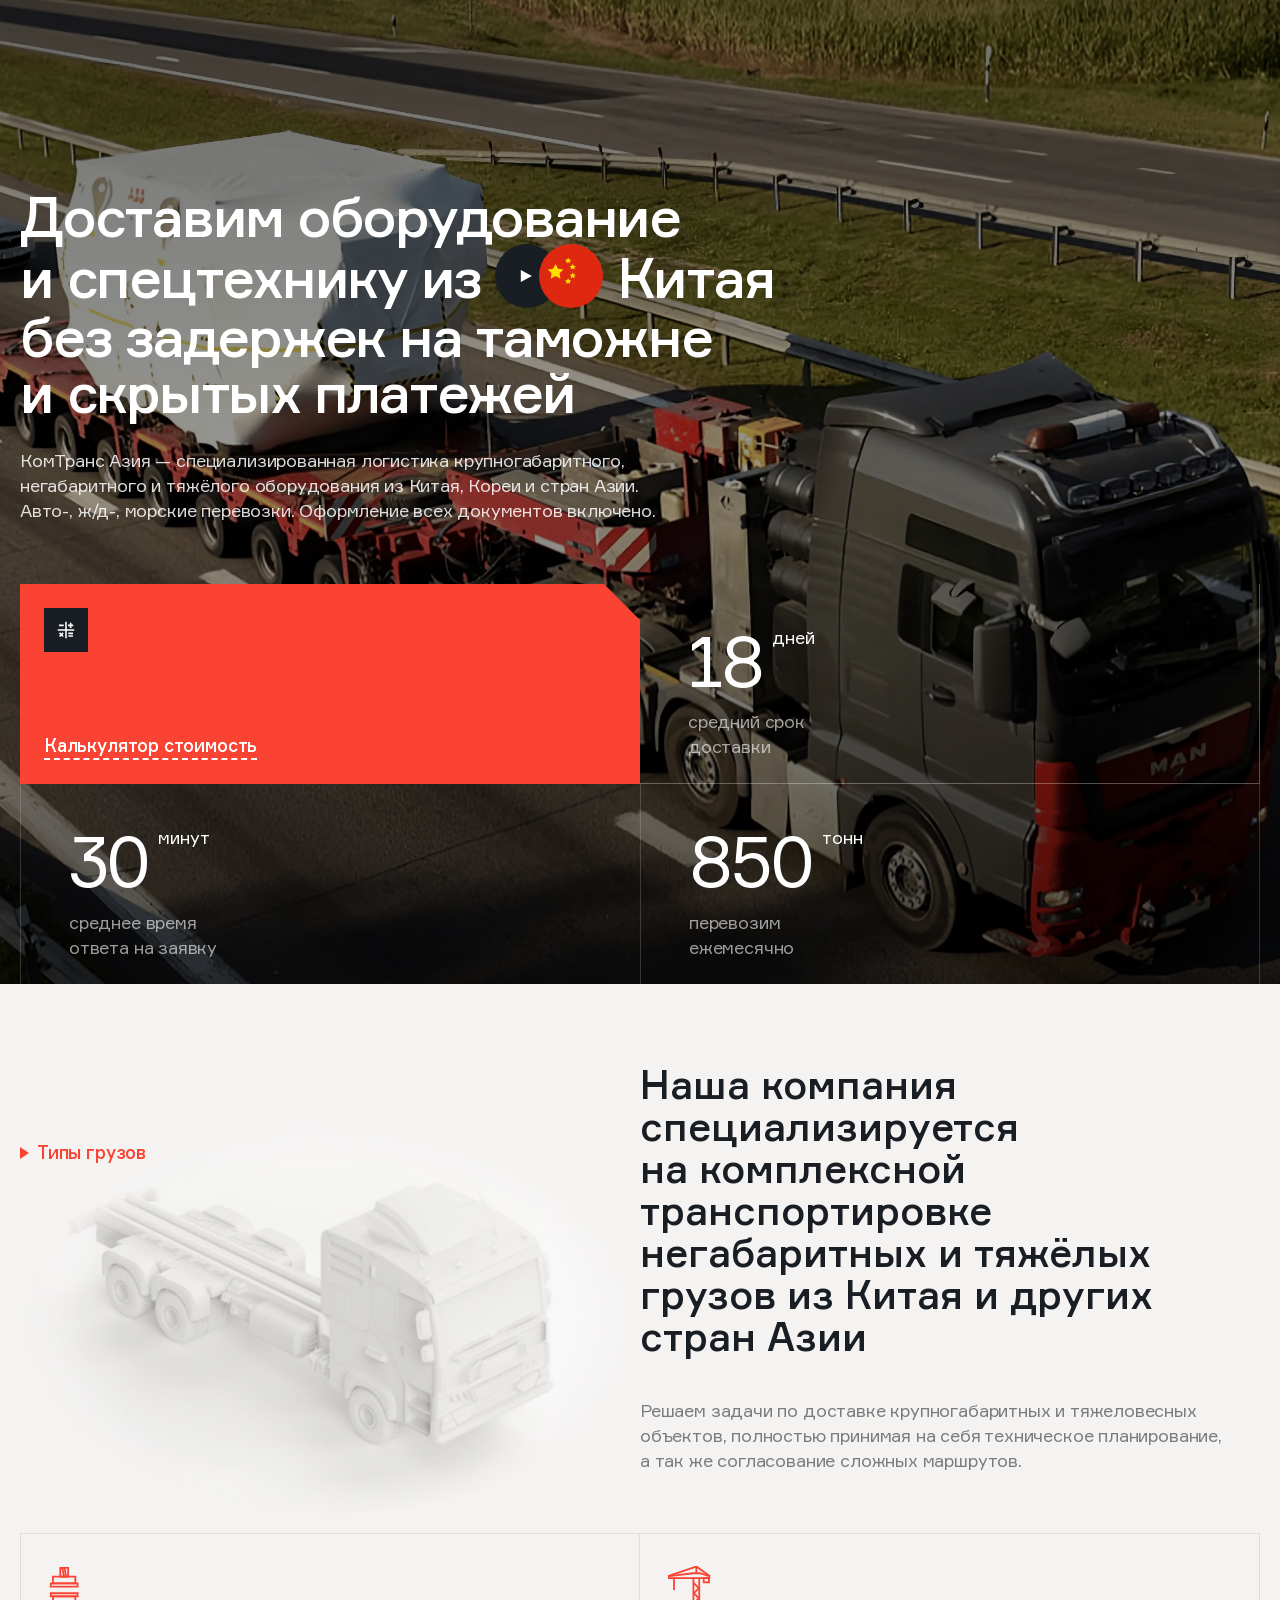
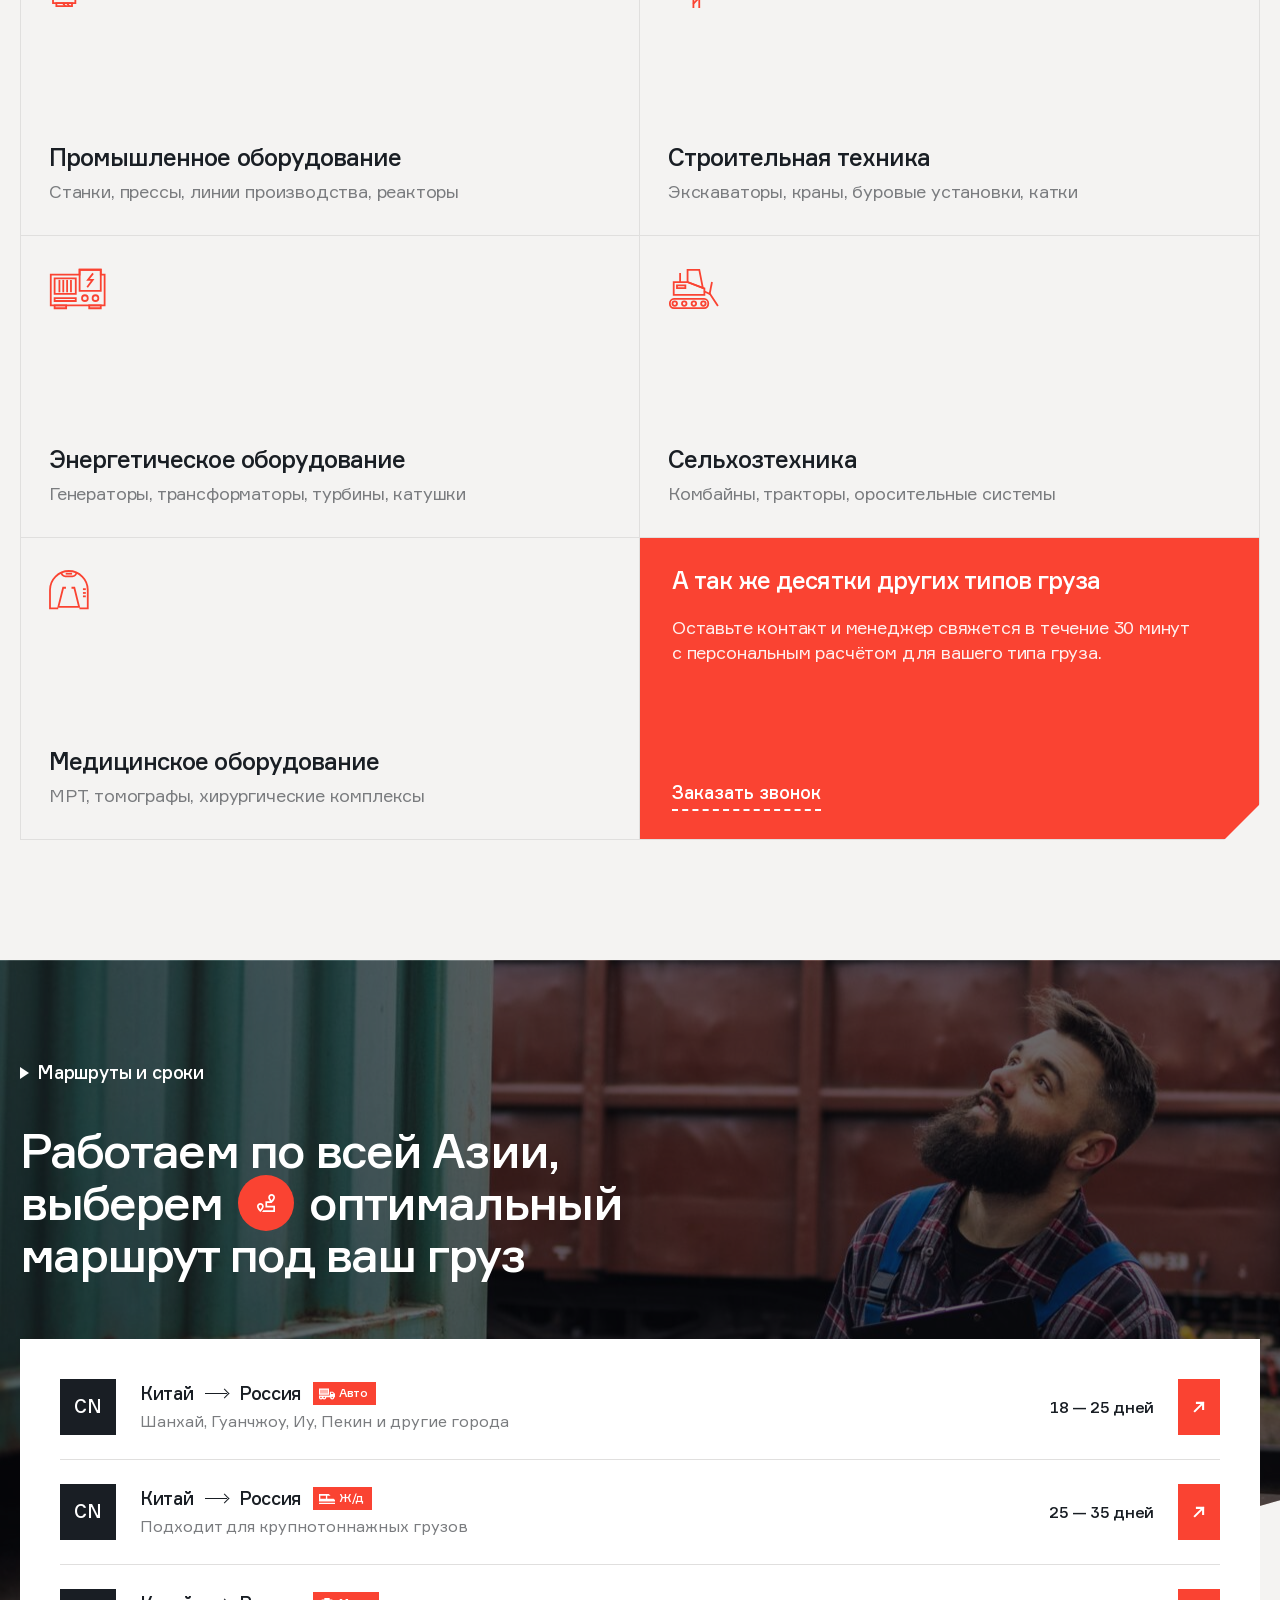
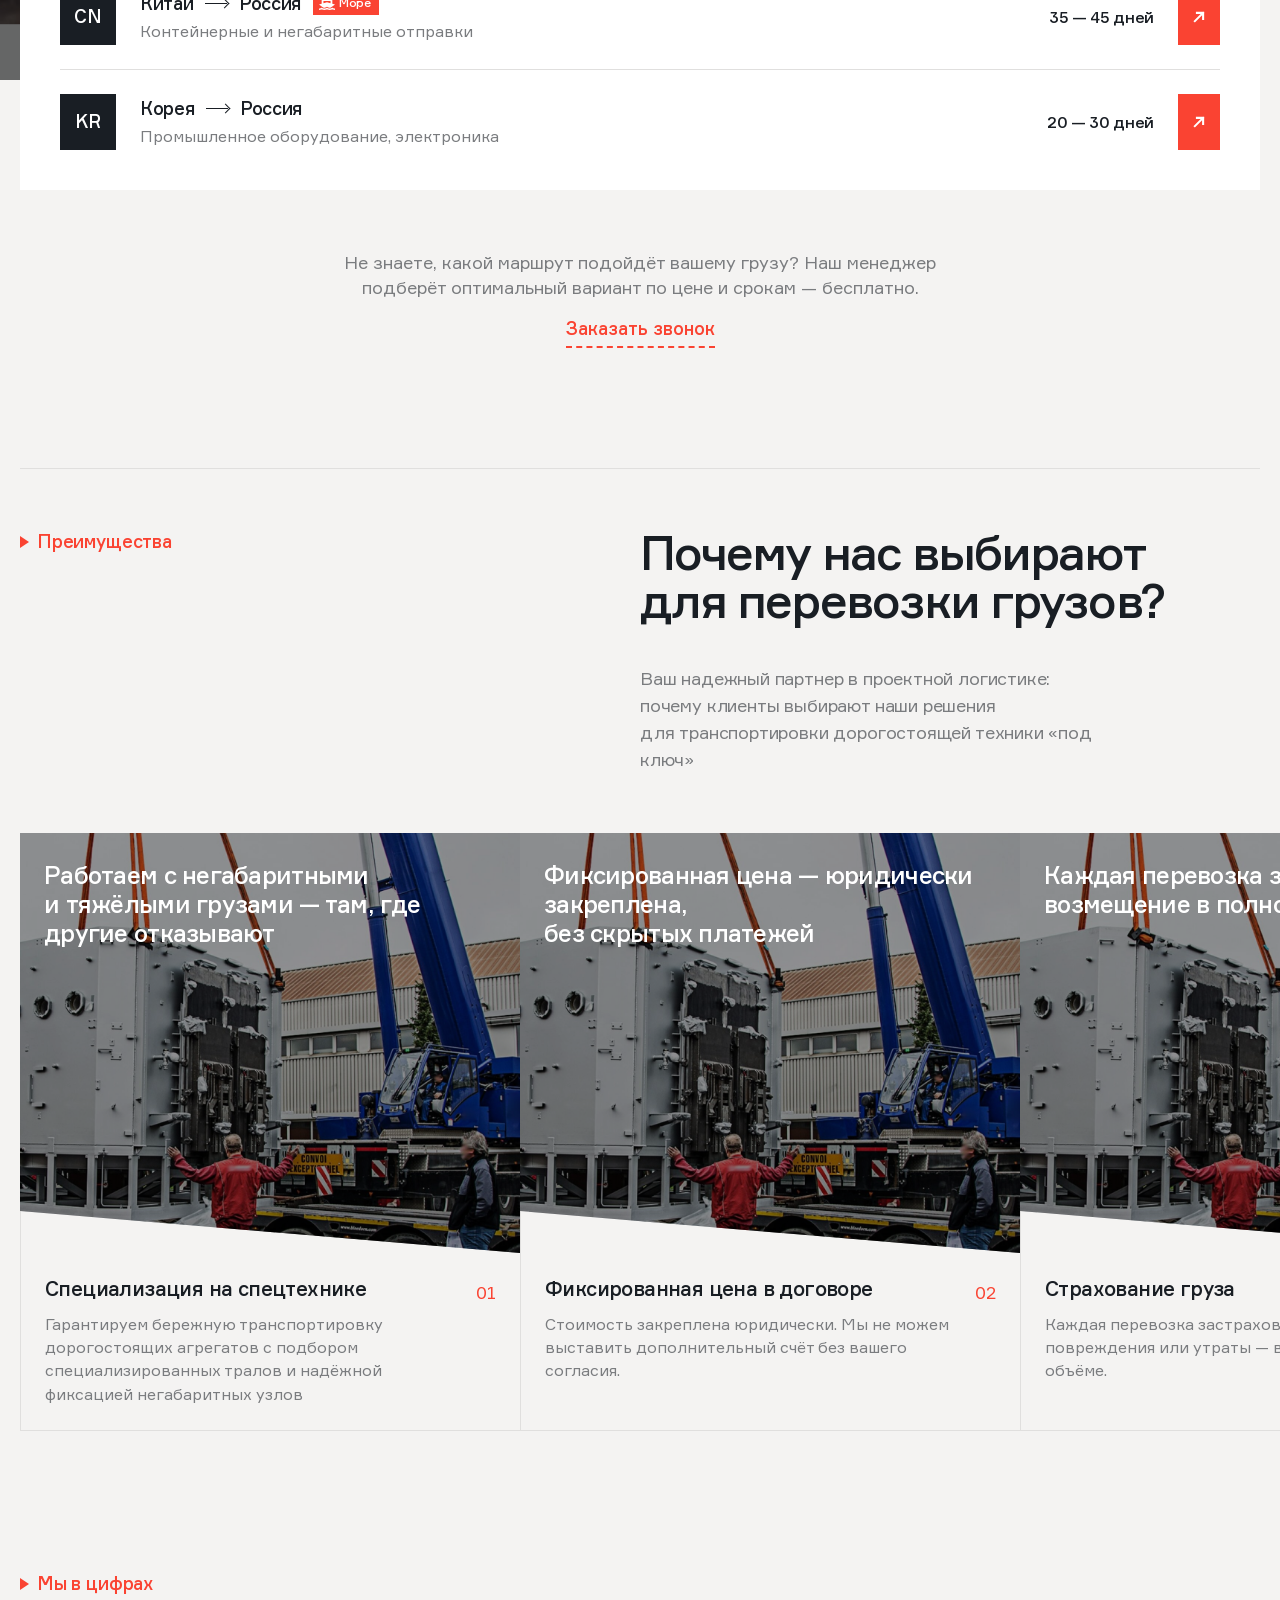
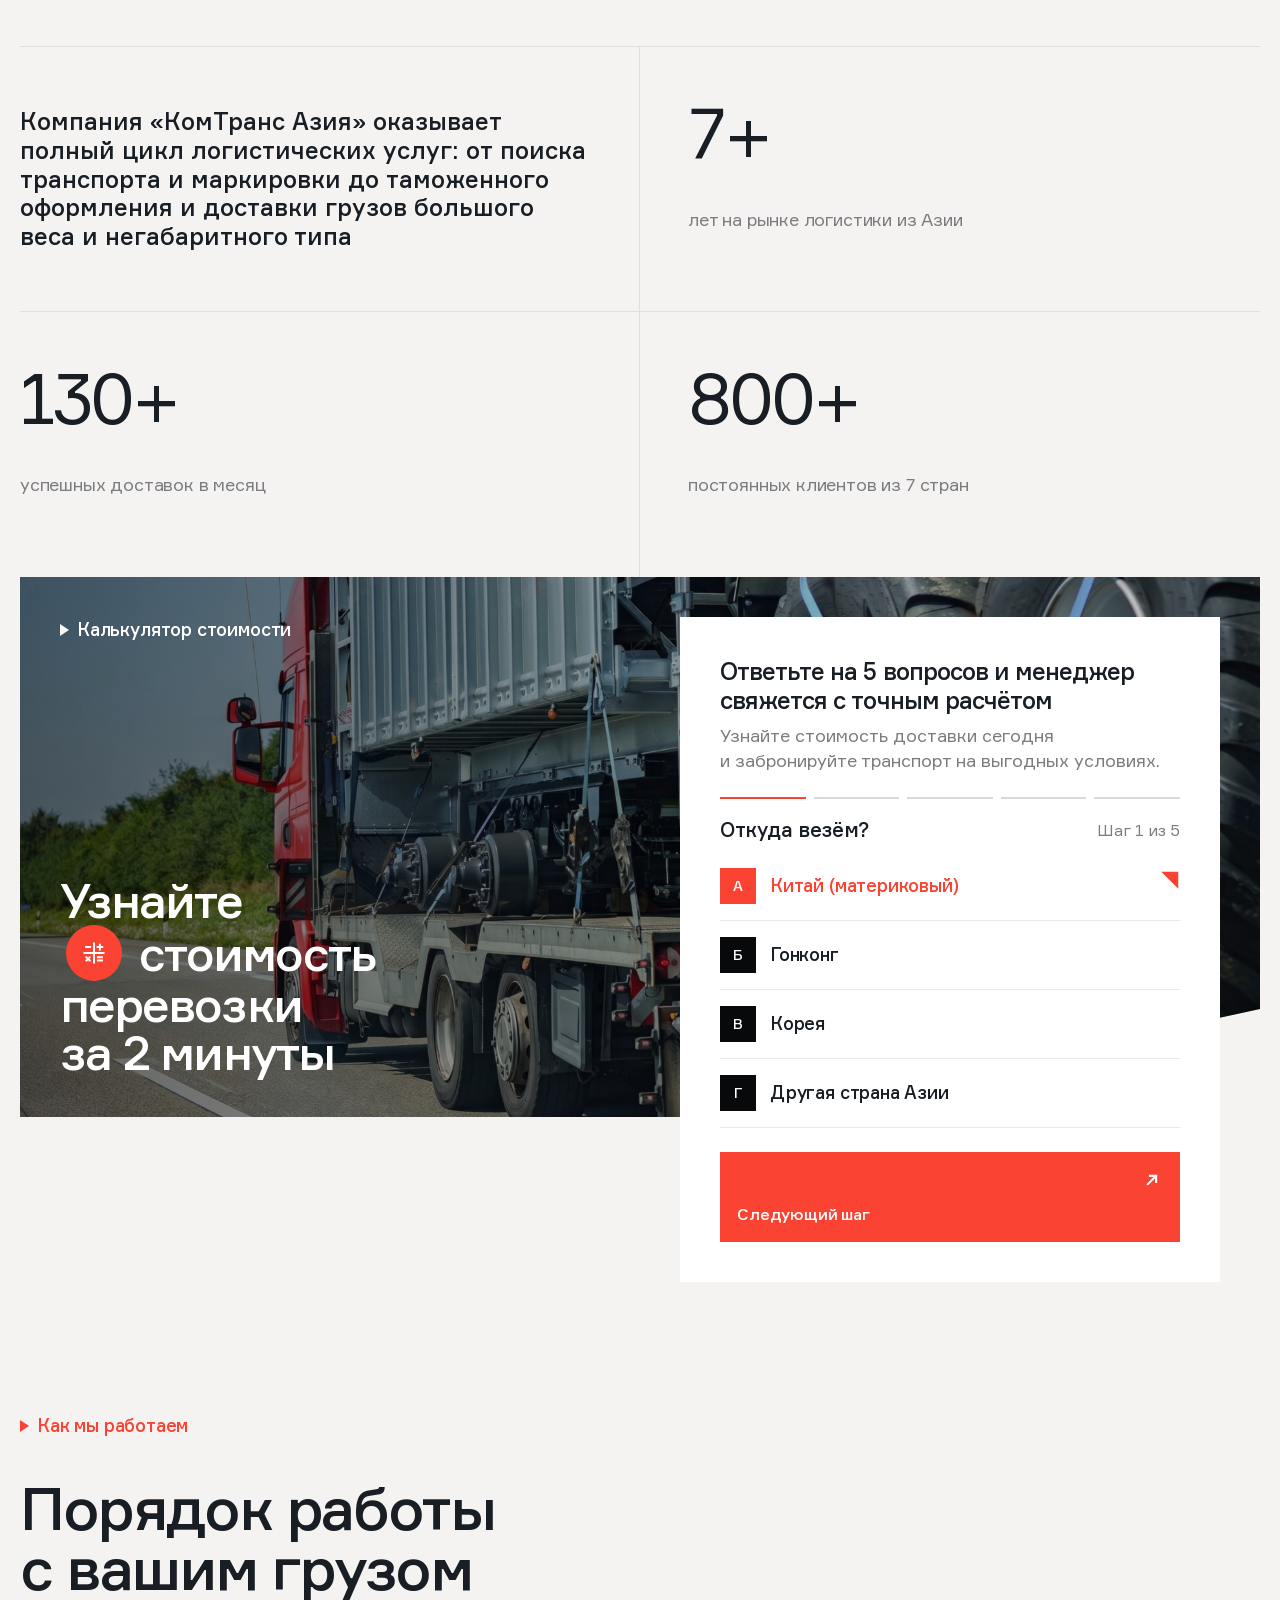
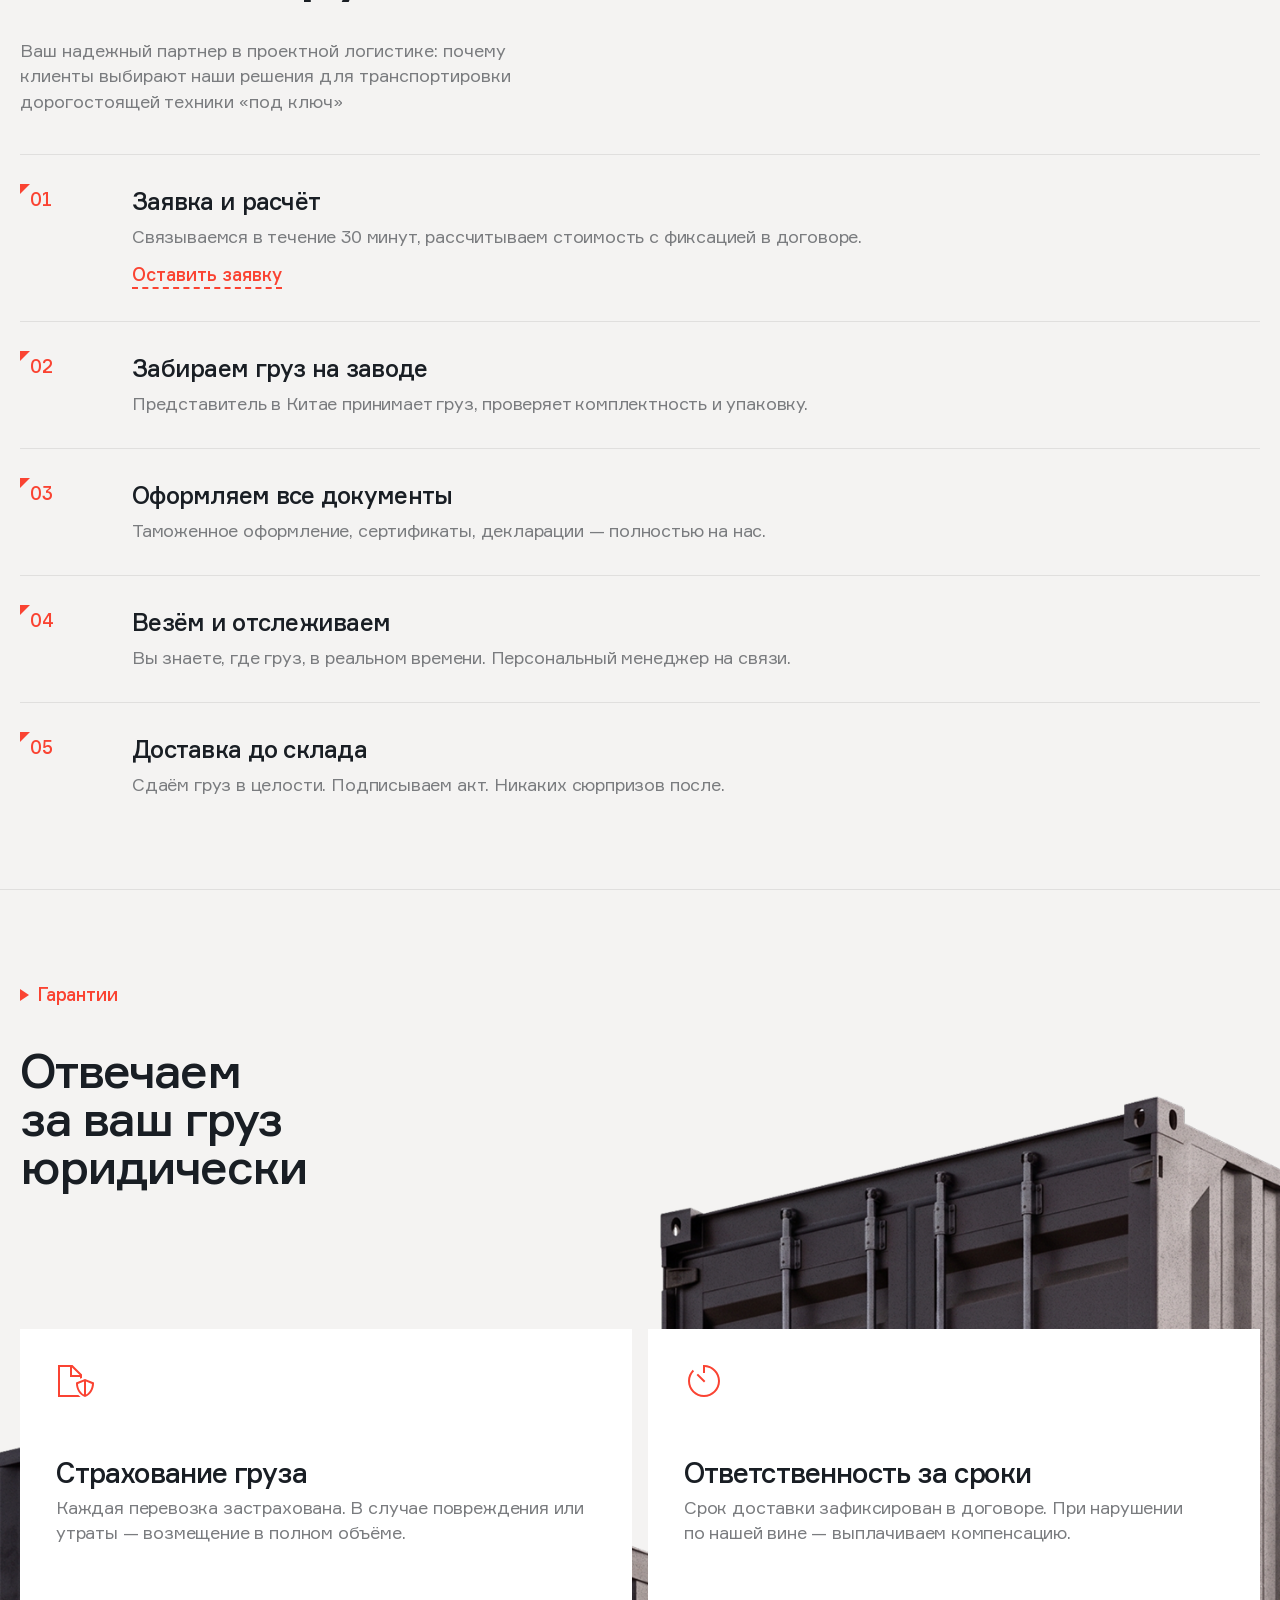
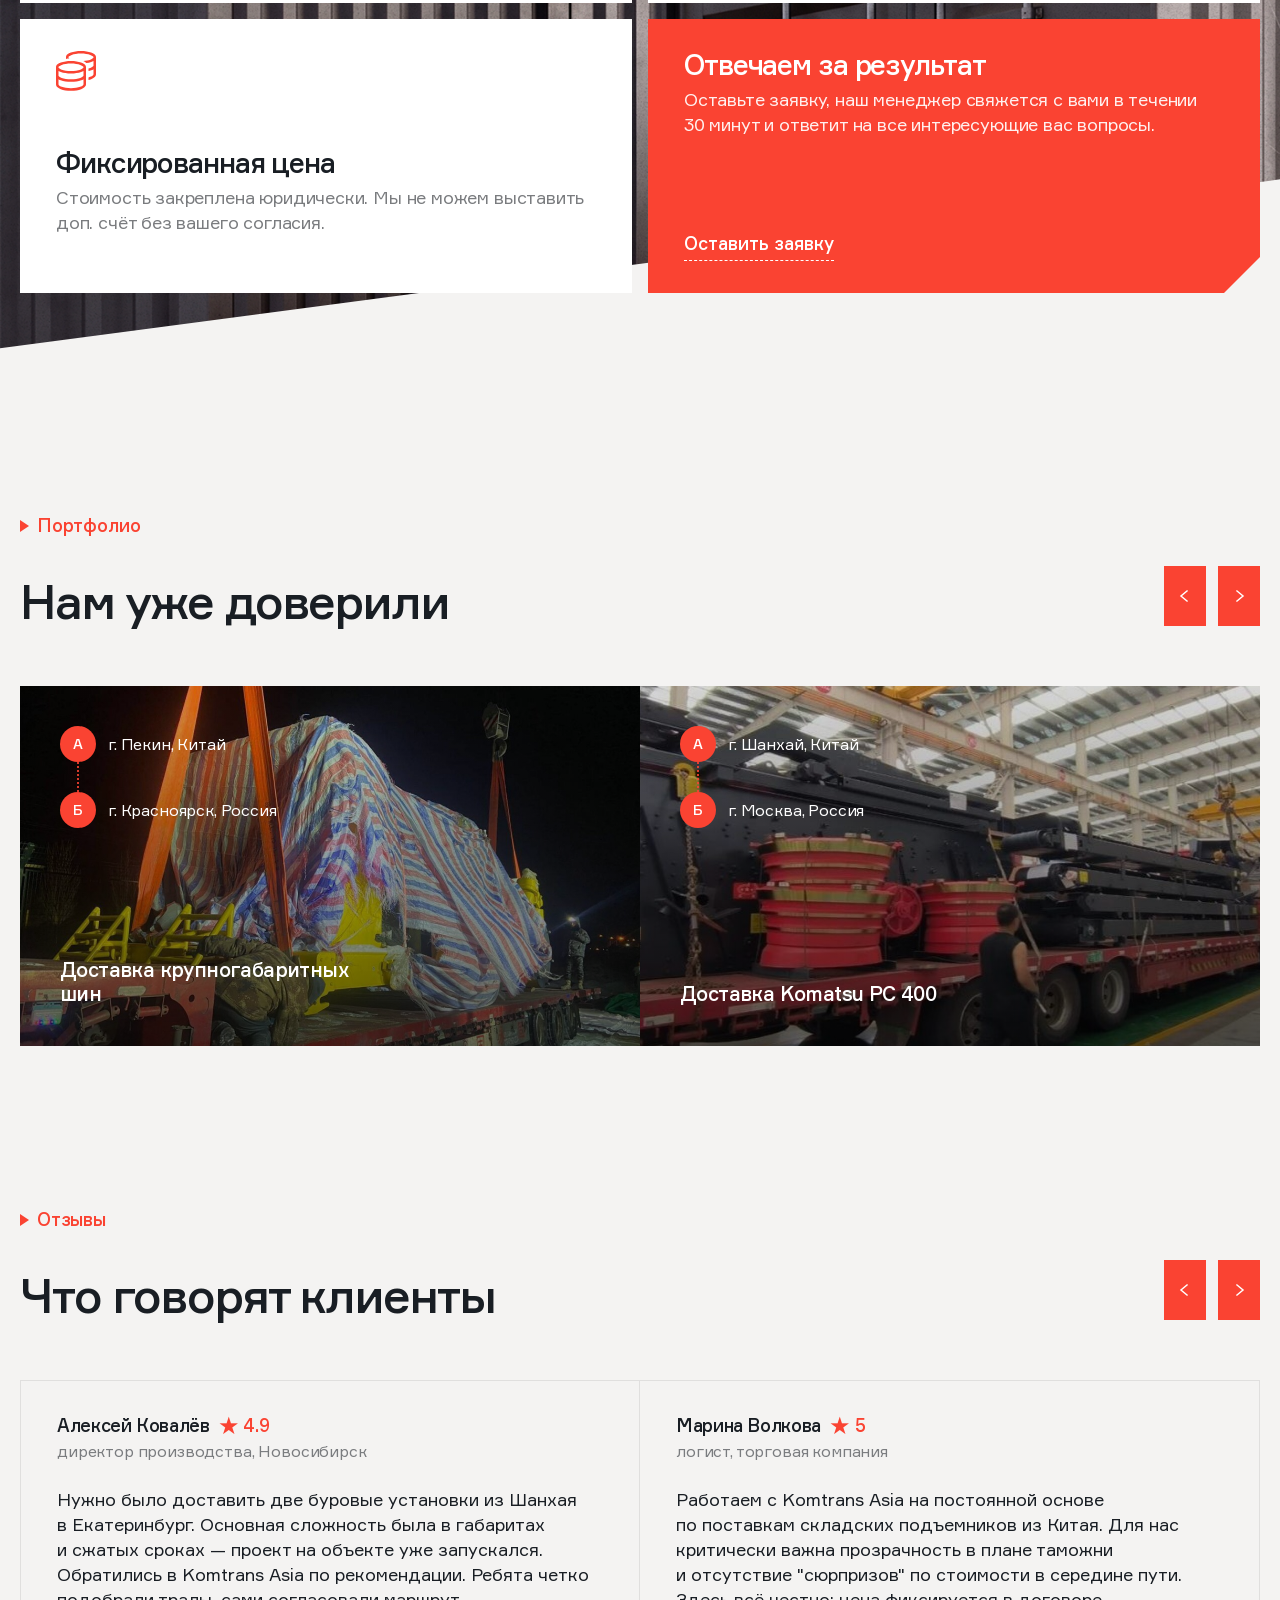
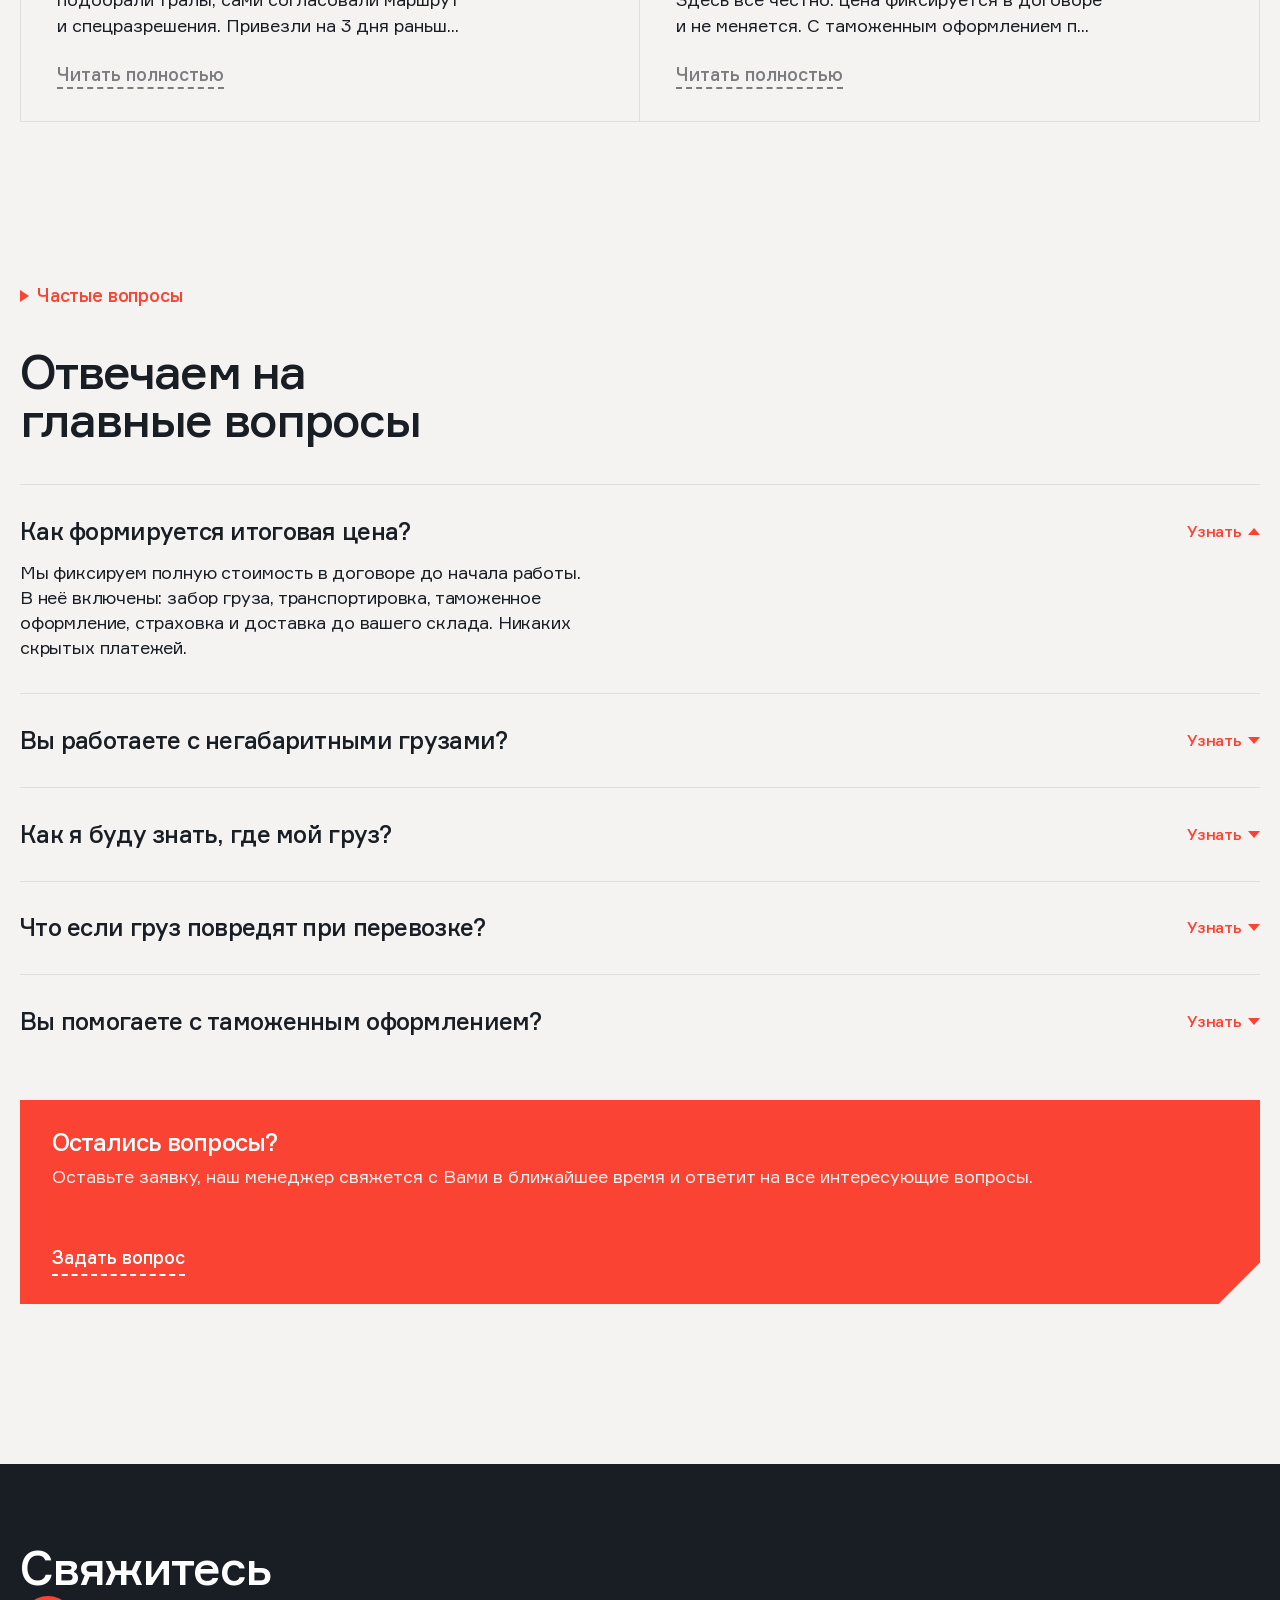
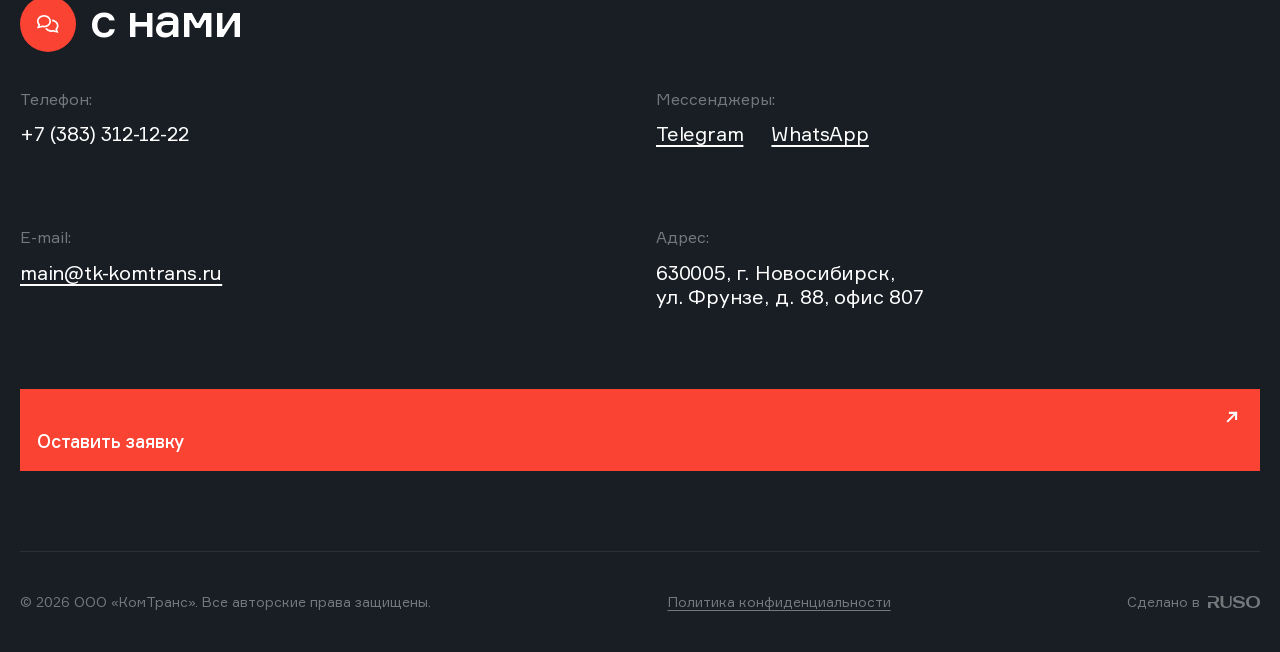
<file: index.html>
<!doctype html>
<html lang="ru">
<head>
  <meta charset="utf-8">
  <meta name="viewport" content="width=device-width, initial-scale=1, viewport-fit=cover">
  <title>КомТранс Азия — доставка оборудования и спецтехники из Китая, Кореи и стран Азии</title>
  <meta name="description" content="КомТранс Азия — специализированная логистика крупногабаритного, негабаритного и тяжёлого оборудования из Китая, Кореи и стран Азии. Авто-, ж/д-, морские перевозки. Оформление всех документов включено.">
  <link rel="icon" type="image/svg+xml" href="assets/icons/favicon.svg">
  <link rel="stylesheet" href="css/main.css">
  <link rel="stylesheet" href="css/sections.css">
  <link rel="stylesheet" href="css/popups.css">
  <link rel="stylesheet" href="css/responsive.css">
</head>
<body>

<!-- ======= HEADER ======= -->
<header class="site-header is-overlay">
  <div class="container">
    <div class="site-header__row">
      <a class="site-header__logo" href="index.html" aria-label="КомТранс Азия">
        <img src="assets/icons/logo.svg" alt="КомТранс Азия" width="178" height="40">
      </a>

      <nav class="site-header__nav desktop-only">
        <a href="#types">Типы грузов</a>
        <a href="#routes">Маршруты и сроки</a>
        <a href="#features">Преимущества</a>
        <a href="#numbers">Мы в цифрах</a>
        <div class="has-dd-wrap">
          <a href="#" class="has-dd">Ещё</a>
          <div class="dd-menu">
            <div class="dd-menu__inner">
              <a href="#calc">Калькулятор</a>
              <a href="#steps">Этапы работы</a>
              <a href="#garant">Гарантии</a>
              <a href="#portfolio">Портфолио</a>
              <a href="#reviews">Отзывы</a>
              <a href="#faq">Частые вопросы</a>
            </div>
          </div>
        </div>
      </nav>

      <div class="site-header__phone desktop-only">
        <a class="phone-num" href="tel:+79232252229">+7 (923) 225-22-29</a>
        <div class="phone-msg">
          <a href="https://t.me/" target="_blank" rel="noopener">Telegram</a>
          <a href="https://wa.me/" target="_blank" rel="noopener">WhatsApp</a>
        </div>
      </div>

      <button class="site-header__cta desktop-only" data-modal="call">
        Заказать звонок
      </button>

      <button class="site-header__cta-mobile mobile-only" data-modal="call" aria-label="Позвонить"></button>
      <button class="site-header__calc-mobile mobile-only" data-modal="calculator" aria-label="Калькулятор"></button>
      <button class="site-header__menu-btn mobile-only" data-modal="menu" aria-label="Меню"></button>
    </div>
  </div>
</header>
<div class="site-header-placeholder" id="header-placeholder"></div>

<!-- ======= 1. HERO ======= -->
<section class="hero">
  <div class="hero__bg">
    <img src="assets/img/bg.webp"
         alt="">
  </div>
  <div class="container">
    <div class="hero__content">
      <h1 class="hero__title">
        Доставим оборудование<br>
        и&nbsp;спецтехнику из&nbsp;<span class="flag" aria-label="Китай"><img src="./assets/img/Frame 188.svg" alt=""><img src="assets/icons/flag-cn.svg" alt=""></span>&nbsp;Китая<br>
        без&nbsp;задержек на&nbsp;таможне<br>
        и&nbsp;скрытых платежей
      </h1>
      <p class="hero__lead">
        КомТранс&nbsp;Азия&nbsp;— специализированная логистика крупногабаритного,
        негабаритного и&nbsp;тяжёлого оборудования из&nbsp;Китая, Кореи и&nbsp;стран Азии.<br>
        Авто-, ж/д-, морские перевозки. Оформление всех документов включено.
      </p>
    </div>

    <div class="hero__metrics">
      <a href="#calc" class="hero__calc">
        <span class="hero__calc-icon"><img src="assets/icons/calc-hash.svg" alt=""></span>
        <span class="hero__calc-link">Калькулятор стоимость</span>
      </a>
      <div class="hero__metric">
        <div class="hero__metric-num">18<span class="unit">дней</span></div>
        <div class="hero__metric-label">средний срок<br>доставки</div>
      </div>
      <div class="hero__metric">
        <div class="hero__metric-num">30<span class="unit">минут</span></div>
        <div class="hero__metric-label">среднее время<br>ответа на&nbsp;заявку</div>
      </div>
      <div class="hero__metric">
        <div class="hero__metric-num">850<span class="unit">тонн</span></div>
        <div class="hero__metric-label">перевозим<br>ежемесячно</div>
      </div>
    </div>
  </div>
</section>

<!-- ======= 2. TYPES ======= -->
<section class="types" id="types">
  <div class="container">
    <div class="types__top">
      <div class="types__media" role="img" aria-label="Транспорт">
    <p class="section-tag">Типы грузов</p>
      </div>
      <div class="types__heading">
        <h2>Наша компания специализируется на&nbsp;комплексной транспортировке негабаритных и&nbsp;тяжёлых грузов из&nbsp;Китая и&nbsp;других стран Азии</h2>
        <p>Решаем задачи по&nbsp;доставке крупногабаритных и&nbsp;тяжеловесных объектов, полностью принимая на&nbsp;себя техническое планирование, а&nbsp;так&nbsp;же согласование сложных маршрутов.</p>
      </div>
    </div>

    <div class="types__grid">
      <article class="type-card">
        <div class="type-card__icon"><img src="assets/icons/type-industrial.svg" alt=""></div>
        <div class="type-card__text">
          <h3>Промышленное оборудование</h3>
        <p>Станки, прессы, линии производства, реакторы</p>
        </div>
      </article>
      <article class="type-card">
        <div class="type-card__icon"><img src="assets/icons/type-crane.svg" alt=""></div>
        <div class="type-card__text">
        <h3>Строительная техника</h3>
        <p>Экскаваторы, краны, буровые установки, катки</p>
        </div>
      </article>
      <article class="type-card">
        <div class="type-card__icon"><img src="assets/icons/type-generator.svg" alt=""></div>
        <div class="type-card__text">
        <h3>Энергетическое оборудование</h3>
        <p>Генераторы, трансформаторы, турбины, катушки</p>
        </div>
      </article>
      <article class="type-card">
        <div class="type-card__icon"><img src="assets/icons/type-bulldozer.svg" alt=""></div>
        <div class="type-card__text">
        <h3>Сельхозтехника</h3>
        <p>Комбайны, тракторы, оросительные системы</p>
        </div>
      </article>
      <article class="type-card type-card--empty desktop-only" aria-hidden="true"></article>
      <article class="type-card">
        <div class="type-card__icon"><img src="assets/icons/type-medical.svg" alt=""></div>
        <div class="type-card__text">
        <h3>Медицинское оборудование</h3>
        <p>МРТ, томографы, хирургические комплексы</p>
        </div>
      </article>
      <article class="type-card type-card--empty desktop-only" aria-hidden="true"></article>
      <article class="type-card type-card--cta">
        <h3>А&nbsp;так&nbsp;же десятки других типов груза</h3>
        <p>Оставьте контакт и&nbsp;менеджер свяжется в&nbsp;течение 30&nbsp;минут с&nbsp;персональным расчётом для&nbsp;вашего типа груза.</p>
        <button class="btn--ghost" data-modal="call">Заказать звонок</button>
      </article>
    </div>
  </div>
</section>

<!-- ======= 3. ROUTES ======= -->
<section class="routes" id="routes">
  <div class="routes__bg"><img src="assets/img/route-bg.jpg" alt=""></div>
  <div class="container">
    <p class="section-tag">Маршруты и сроки</p>
    <h2 class="routes__title">
      Работаем по&nbsp;всей Азии,<br class="br-desktop">
      выберем&nbsp;<br class="br-mobile"><span class="pill"><img src="assets/icons/route-truck.svg" alt=""></span>&nbsp;оптимальный<br class="br-desktop">
      маршрут под&nbsp;ваш груз
    </h2>

    <div class="routes__list">
      <div class="routes__row">
        <span class="routes__cc">CN</span>
        <div class="routes__path">
          <span class="routes__path-line">Китай <span class="arrow"></span> Россия <span class="badge auto"><img src="assets/icons/transport-auto.svg" alt=""> Авто</span></span>
          <span class="routes__sub">Шанхай, Гуанчжоу, Иу, Пекин и&nbsp;другие города</span>
        </div>
        <span class="routes__time">18&nbsp;—&nbsp;25 дней</span>
        <button type="button" class="routes__go" data-modal="call" data-modal-title="Оставьте заявку" data-context="Маршрут: Китай → Россия (Авто)" aria-label="Оставить заявку по маршруту Китай → Россия (Авто)"><img src="assets/icons/arrow-up-right.svg" alt=""></button>
      </div>
      <div class="routes__row">
        <span class="routes__cc">CN</span>
        <div class="routes__path">
          <span class="routes__path-line">Китай <span class="arrow"></span> Россия <span class="badge rail"><img src="assets/icons/transport-rail.svg" alt=""> Ж/д</span></span>
          <span class="routes__sub">Подходит для&nbsp;крупнотоннажных грузов</span>
        </div>
        <span class="routes__time">25&nbsp;—&nbsp;35 дней</span>
        <button type="button" class="routes__go" data-modal="call" data-modal-title="Оставьте заявку" data-context="Маршрут: Китай → Россия (Ж/д)" aria-label="Оставить заявку по маршруту Китай → Россия (Ж/д)"><img src="assets/icons/arrow-up-right.svg" alt=""></button>
      </div>
      <div class="routes__row">
        <span class="routes__cc">CN</span>
        <div class="routes__path">
          <span class="routes__path-line">Китай <span class="arrow"></span> Россия <span class="badge sea"><img src="assets/icons/transport-sea.svg" alt=""> Море</span></span>
          <span class="routes__sub">Контейнерные и&nbsp;негабаритные отправки</span>
        </div>
        <span class="routes__time">35&nbsp;—&nbsp;45 дней</span>
        <button type="button" class="routes__go" data-modal="call" data-modal-title="Оставьте заявку" data-context="Маршрут: Китай → Россия (Море)" aria-label="Оставить заявку по маршруту Китай → Россия (Море)"><img src="assets/icons/arrow-up-right.svg" alt=""></button>
      </div>
      <div class="routes__row">
        <span class="routes__cc">KR</span>
        <div class="routes__path">
          <span class="routes__path-line">Корея <span class="arrow"></span> Россия</span>
          <span class="routes__sub">Промышленное оборудование, электроника</span>
        </div>
        <span class="routes__time">20&nbsp;—&nbsp;30 дней</span>
        <button type="button" class="routes__go" data-modal="call" data-modal-title="Оставьте заявку" data-context="Маршрут: Корея → Россия" aria-label="Оставить заявку по маршруту Корея → Россия"><img src="assets/icons/arrow-up-right.svg" alt=""></button>
      </div>
    </div>
  </div>

  <div class="routes__after">
    <p>Не&nbsp;знаете, какой маршрут подойдёт вашему грузу? Наш менеджер подберёт оптимальный вариант по&nbsp;цене и&nbsp;срокам&nbsp;— бесплатно.</p>
    <button class="btn--ghost" data-modal="call">Заказать звонок</button>
  </div>
</section>

<!-- ======= 4. FEATURES ======= -->
<section class="features" id="features">
  <div class="container">
    <div class="features__head">
        <p class="section-tag">Преимущества</p>
      <div>
        <h2 class="section-title">Почему нас выбирают<br>для&nbsp;перевозки грузов?</h2>
              <p>Ваш надежный партнер в&nbsp;проектной логистике: почему клиенты выбирают наши решения для&nbsp;транспортировки дорогостоящей техники&nbsp;«под ключ»</p>
      </div>
    </div>

    <div class="features__grid">
      <div class="features__visual">
        <div class="fv-bg fv-bg--a"></div>
        <div class="fv-bg fv-bg--b"></div>
        <h3 class="features__visual-text">Работаем с&nbsp;негабаритными<br>и&nbsp;тяжёлыми грузами&nbsp;— там,<br>где другие отказывают</h3>
      </div>
      <div class="features__list">
        <div class="feature-row is-open"
             data-ftext="Работаем с&nbsp;негабаритными и&nbsp;тяжёлыми грузами&nbsp;— там, где другие отказывают"
             data-fimg="assets/img/feature-img.jpg">
          <div class="feature-row__content">
            <h3>Специализация на&nbsp;спецтехнике</h3>
            <p>Гарантируем бережную транспортировку дорогостоящих агрегатов с&nbsp;подбором специализированных тралов и&nbsp;надёжной фиксацией негабаритных узлов</p>
          </div>
          <span class="feature-row__num">01</span>
        </div>
        <div class="feature-row"
             data-ftext="Фиксированная цена — юридически закреплена,<br>без&nbsp;скрытых платежей"
             data-fimg="assets/img/feature-img.jpg">
          <div class="feature-row__content">
            <h3>Фиксированная цена в&nbsp;договоре</h3>
            <p>Стоимость закреплена юридически. Мы&nbsp;не&nbsp;можем выставить дополнительный счёт без&nbsp;вашего согласия.</p>
          </div>
          <span class="feature-row__num">02</span>
        </div>
        <div class="feature-row"
             data-ftext="Каждая перевозка застрахована&nbsp;—<br>возмещение в&nbsp;полном объёме"
             data-fimg="assets/img/feature-img.jpg">
          <div class="feature-row__content">
            <h3>Страхование груза</h3>
            <p>Каждая перевозка застрахована. В&nbsp;случае повреждения или утраты&nbsp;— возмещение в&nbsp;полном объёме.</p>
          </div>
          <span class="feature-row__num">03</span>
        </div>
        <div class="feature-row"
             data-ftext="Забираем, растамаживаем и&nbsp;доставляем&nbsp;—<br>вы&nbsp;только ждёте результат"
             data-fimg="assets/img/feature-img.jpg">
          <div class="feature-row__content">
            <h3>Перевозки «под ключ»</h3>
            <p>Берём на&nbsp;себя забор груза, таможню, транспортировку и&nbsp;доставку до&nbsp;вашего склада.</p>
          </div>
          <span class="feature-row__num">04</span>
        </div>
        <div class="feature-row"
             data-ftext="Наш сотрудник в&nbsp;Китае принимает<br>груз лично и&nbsp;готовит к&nbsp;отправке"
             data-fimg="assets/img/feature-img.jpg">
          <div class="feature-row__content">
            <h3>Представитель в&nbsp;Китае</h3>
            <p>Наш сотрудник на&nbsp;месте принимает груз, проверяет комплектность и&nbsp;готовит к&nbsp;отправке.</p>
          </div>
          <span class="feature-row__num">05</span>
        </div>
        <div class="feature-row"
             data-ftext="Один контакт на&nbsp;все вопросы&nbsp;—<br>от&nbsp;заявки до&nbsp;доставки"
             data-fimg="assets/img/feature-img.jpg">
          <div class="feature-row__content">
            <h3>Персональный менеджер</h3>
            <p>Один контакт на&nbsp;все вопросы по&nbsp;вашему проекту&nbsp;— от&nbsp;заявки до&nbsp;доставки.</p>
          </div>
          <span class="feature-row__num">06</span>
        </div>
      </div>
    </div>
  </div>
</section>

<!-- ======= 5. NUMBERS ======= -->
<section class="numbers" id="numbers">
  <div class="container">
    <p class="section-tag">Мы в цифрах</p>
    <div class="numbers__grid">
      <div class="num-card num-card--lead">
        <div class="num-card__lead">
          <p>Компания «КомТранс&nbsp;Азия» оказывает полный цикл логистических услуг: от&nbsp;поиска транспорта и&nbsp;маркировки до&nbsp;таможенного оформления и&nbsp;доставки грузов большого веса и&nbsp;негабаритного типа</p>
        </div>
      </div>
      <div class="num-card">
        <div class="num-card__big">7+</div>
        <div class="num-card__label">лет на&nbsp;рынке логистики из&nbsp;Азии</div>
      </div>
      <div class="num-card">
        <div class="num-card__big">130+</div>
        <div class="num-card__label">успешных доставок в&nbsp;месяц</div>
      </div>
      <div class="num-card">
        <div class="num-card__big">800+</div>
        <div class="num-card__label">постоянных клиентов из&nbsp;7&nbsp;стран</div>
      </div>
    </div>
  </div>
</section>

<!-- ======= 6. CALCULATOR BLOCK ======= -->
<section class="calc" id="calc">
  <div class="container">
    <div class="calc__inner">
      <div class="calc__title-wrap">
        <p class="section-tag">Калькулятор стоимости</p>
        <h2 class="calc__title">Узнайте<br><span class="pill"><img src="assets/icons/calc-hash.svg" alt=""></span>&nbsp;стоимость<br>перевозки<br>за&nbsp;2&nbsp;минуты</h2>
      </div>

      <form class="calculator-widget" id="calc-widget" novalidate>
        <h3 class="calculator-widget__title">Ответьте на&nbsp;5 вопросов и&nbsp;менеджер свяжется с&nbsp;точным расчётом</h3>
        <p class="calculator-widget__lead">Узнайте стоимость доставки сегодня и&nbsp;забронируйте транспорт на&nbsp;выгодных условиях.</p>
        <div class="calc-progress" aria-hidden="true">
          <span class="is-active"></span><span></span><span></span><span></span><span></span>
        </div>
        <div class="calculator-widget__step-row">
          <h3>Откуда везём?</h3>
          <span class="step">Шаг&nbsp;1 из&nbsp;5</span>
        </div>
        <div class="calculator-widget__opts">
          <label class="calc-opt is-selected"><input type="radio" name="from" value="cn" checked><span class="calc-opt__letter">А</span><span class="calc-opt__label">Китай (материковый)</span></label>
          <label class="calc-opt"><input type="radio" name="from" value="hk"><span class="calc-opt__letter">Б</span><span class="calc-opt__label">Гонконг</span></label>
          <label class="calc-opt"><input type="radio" name="from" value="kr"><span class="calc-opt__letter">В</span><span class="calc-opt__label">Корея</span></label>
          <label class="calc-opt"><input type="radio" name="from" value="other"><span class="calc-opt__letter">Г</span><span class="calc-opt__label">Другая страна Азии</span></label>
        </div>
        <button type="submit" class="btn">Следующий шаг</button>
      </form>
    </div>
  </div>
</section>

<!-- ======= 7. STEPS ======= -->
<section class="steps" id="steps">
  <div class="container">
    <p class="section-tag">Как мы работаем</p>
    <div class="steps__grid">
      <div class="steps__heading">
        <h2 class="section-title">Порядок работы<br>с&nbsp;вашим грузом</h2>
        <p>Ваш надежный партнер в&nbsp;проектной логистике: почему клиенты выбирают наши решения для&nbsp;транспортировки дорогостоящей техники&nbsp;«под ключ»</p>
      </div>
      <ol class="steps__list">
        <li class="step-item">
          <span class="step-item__num">01</span>
          <div class="step-item__body">
            <h3>Заявка и&nbsp;расчёт</h3>
            <p>Связываемся в&nbsp;течение 30&nbsp;минут, рассчитываем стоимость с&nbsp;фиксацией в&nbsp;договоре.</p>
            <button class="btn--ghost" data-modal="call" data-modal-title="Оставьте заявку" data-context="Этап работы: Заявка и расчёт">Оставить заявку</button>
          </div>
        </li>
        <li class="step-item">
          <span class="step-item__num">02</span>
          <div class="step-item__body">
            <h3>Забираем груз на&nbsp;заводе</h3>
            <p>Представитель в&nbsp;Китае принимает груз, проверяет комплектность и&nbsp;упаковку.</p>
          </div>
        </li>
        <li class="step-item">
          <span class="step-item__num">03</span>
          <div class="step-item__body">
            <h3>Оформляем все документы</h3>
            <p>Таможенное оформление, сертификаты, декларации&nbsp;— полностью на&nbsp;нас.</p>
          </div>
        </li>
        <li class="step-item">
          <span class="step-item__num">04</span>
          <div class="step-item__body">
            <h3>Везём и&nbsp;отслеживаем</h3>
            <p>Вы&nbsp;знаете, где груз, в&nbsp;реальном времени. Персональный менеджер на&nbsp;связи.</p>
          </div>
        </li>
        <li class="step-item">
          <span class="step-item__num">05</span>
          <div class="step-item__body">
            <h3>Доставка до&nbsp;склада</h3>
            <p>Сдаём груз в&nbsp;целости. Подписываем акт. Никаких сюрпризов после.</p>
          </div>
        </li>
      </ol>
    </div>
  </div>
</section>

<!-- ======= 8. GARANT ======= -->
<section class="garant" id="garant">
  <div class="garant__bg"></div>
  <div class="container">
    <div class="garant__grid">
      
      <!-- 1 -->
      <div class="garant__left">
        <p class="section-tag">Гарантии</p>
        <h2 class="garant__title">Отвечаем<br>за&nbsp;ваш груз<br>юридически</h2>
      </div>
      
      <!-- 2 -->
      <div class="garant-card--empty desktop-only" aria-hidden="true"></div>
      
      <!-- 3 -->
      <article class="garant-card">
        <div class="garant-card__icon"><img src="assets/icons/straxovaniye.svg" alt=""></div>
        <h3>Страхование груза</h3>
        <p>Каждая перевозка застрахована. В&nbsp;случае повреждения или утраты&nbsp;— возмещение в&nbsp;полном объёме.</p>
      </article>

      <!-- 4 -->
      <div class="garant-card--empty desktop-only" aria-hidden="true"></div>
      
      <!-- 5 -->
      <article class="garant-card">
        <div class="garant-card__icon"><img src="assets/icons/otvetstvennost.svg" alt=""></div>
        <h3>Ответственность за&nbsp;сроки</h3>
        <p>Срок доставки зафиксирован в&nbsp;договоре. При&nbsp;нарушении по&nbsp;нашей вине&nbsp;— выплачиваем компенсацию.</p>
      </article>
      
      <!-- 6 -->
      <div class="garant-card--empty desktop-only" aria-hidden="true"></div>

      <!-- 7 -->
      <article class="garant-card">
        <div class="garant-card__icon"><img src="assets/icons/fiksirovannaya.svg" alt=""></div>
        <h3>Фиксированная цена</h3>
        <p>Стоимость закреплена юридически. Мы&nbsp;не&nbsp;можем выставить доп.&nbsp;счёт без&nbsp;вашего согласия.</p>
      </article>
      
      <!-- 8 -->
      <div class="garant-card--empty desktop-only" aria-hidden="true"></div>
      
      <!-- 9 -->
      <article class="garant-card garant-card--cta">
        <h3>Отвечаем за&nbsp;результат</h3>
        <p>Оставьте заявку, наш менеджер свяжется с&nbsp;вами в&nbsp;течении 30&nbsp;минут и&nbsp;ответит на&nbsp;все интересующие вас вопросы.</p>
        <button class="btn--ghost" data-modal="call">Оставить заявку</button>
      </article>
    </div>
  </div>
</section>

<!-- ======= 9. PORTFOLIO ======= -->
<section class="portfolio" id="portfolio">
  <div class="container">
    <div class="portfolio__head">
      <div>
        <p class="section-tag">Портфолио</p>
        <h2 class="section-title">Нам уже доверили</h2>
      </div>
      <div class="carousel-nav" data-carousel="portfolio">
        <button data-dir="-1" aria-label="Назад"><img src="assets/icons/arrow-left.svg" alt=""></button>
        <button data-dir="1" aria-label="Вперёд"><img src="assets/icons/arrow-right.svg" alt=""></button>
      </div>
    </div>
    <div class="carousel-wrap" id="carousel-portfolio">
      <div class="portfolio__grid carousel-track">
        <article class="case-card" data-modal="portfolio" data-images="assets/img/portfolio-1.jpg,assets/img/portfolio-2.jpg,assets/img/portfolio-1.jpg,assets/img/portfolio-2.jpg">
          <div class="case-card__img" style="background-image: url('assets/img/portfolio-1.jpg')"></div>
          <div class="case-card__body">
            <div class="case-card__pins case-pins">
              <div class="case-pin"><span class="case-pin__letter">А</span><span class="case-pin__label">г.&nbsp;Пекин, Китай</span></div>
              <div class="case-pin"><span class="case-pin__letter">Б</span><span class="case-pin__label">г.&nbsp;Красноярск, Россия</span></div>
            </div>
            <div class="case-card__title">Доставка крупногабаритных шин</div>
          </div>
        </article>
        <article class="case-card" data-modal="portfolio" data-images="assets/img/portfolio-2.jpg,assets/img/portfolio-1.jpg,assets/img/portfolio-2.jpg,assets/img/portfolio-1.jpg">
          <div class="case-card__img" style="background-image: url('assets/img/portfolio-2.jpg')"></div>
          <div class="case-card__body">
            <div class="case-card__pins case-pins">
              <div class="case-pin"><span class="case-pin__letter">А</span><span class="case-pin__label">г.&nbsp;Шанхай, Китай</span></div>
              <div class="case-pin"><span class="case-pin__letter">Б</span><span class="case-pin__label">г.&nbsp;Москва, Россия</span></div>
            </div>
            <div class="case-card__title">Доставка Komatsu PC&nbsp;400</div>
          </div>
        </article>
        <article class="case-card" data-modal="portfolio" data-images="assets/img/portfolio-1.jpg,assets/img/portfolio-2.jpg,assets/img/portfolio-1.jpg,assets/img/portfolio-2.jpg">
          <div class="case-card__img" style="background-image: url('assets/img/portfolio-1.jpg')"></div>
          <div class="case-card__body">
            <div class="case-card__pins case-pins">
              <div class="case-pin"><span class="case-pin__letter">А</span><span class="case-pin__label">г.&nbsp;Гуанчжоу, Китай</span></div>
              <div class="case-pin"><span class="case-pin__letter">Б</span><span class="case-pin__label">г.&nbsp;Новосибирск, Россия</span></div>
            </div>
            <div class="case-card__title">Доставка промышленного пресса</div>
          </div>
        </article>
        <article class="case-card" data-modal="portfolio" data-images="assets/img/portfolio-2.jpg,assets/img/portfolio-1.jpg,assets/img/portfolio-2.jpg,assets/img/portfolio-1.jpg">
          <div class="case-card__img" style="background-image: url('assets/img/portfolio-2.jpg')"></div>
          <div class="case-card__body">
            <div class="case-card__pins case-pins">
              <div class="case-pin"><span class="case-pin__letter">А</span><span class="case-pin__label">г.&nbsp;Сеул, Корея</span></div>
              <div class="case-pin"><span class="case-pin__letter">Б</span><span class="case-pin__label">г.&nbsp;Екатеринбург, Россия</span></div>
            </div>
            <div class="case-card__title">Доставка энергетического оборудования</div>
          </div>
        </article>
      </div>
    </div>
  </div>
</section>

<!-- ======= 10. REVIEWS ======= -->
<section class="reviews" id="reviews">
  <div class="container">
    <div class="reviews__head">
      <div>
        <p class="section-tag">Отзывы</p>
        <h2 class="section-title">Что говорят клиенты</h2>
      </div>
      <div class="carousel-nav" data-carousel="reviews">
        <button data-dir="-1" aria-label="Назад"><img src="assets/icons/arrow-left.svg" alt=""></button>
        <button data-dir="1" aria-label="Вперёд"><img src="assets/icons/arrow-right.svg" alt=""></button>
      </div>
    </div>
    <div class="carousel-wrap" id="carousel-reviews">
    <div class="reviews__grid carousel-track">
      <article class="review-card" data-modal="review">
        <div class="review-card__head">
          <div class="review-card__name-row">
            <div class="review-card__name">Алексей Ковалёв <span class="review-card__rating">4.9</span></div>
            <div class="review-card__role">директор производства, Новосибирск</div>
          </div>
        </div>
        <p class="review-card__text">Нужно было доставить две буровые установки из&nbsp;Шанхая в&nbsp;Екатеринбург. Основная сложность была в&nbsp;габаритах и&nbsp;сжатых сроках&nbsp;— проект на&nbsp;объекте уже запускался. Обратились в&nbsp;Komtrans Asia по&nbsp;рекомендации. Ребята четко подобрали тралы, сами согласовали маршрут и&nbsp;спецразрешения. Привезли на&nbsp;3&nbsp;дня раньш...</p>
        <button class="review-card__more">Читать полностью</button>
      </article>
      <article class="review-card" data-modal="review">
        <div class="review-card__head">
          <div class="review-card__name-row">
            <div class="review-card__name">Марина Волкова <span class="review-card__rating">5</span></div>
            <div class="review-card__role">логист, торговая компания</div>
          </div>
        </div>
        <p class="review-card__text">Работаем с&nbsp;Komtrans Asia на&nbsp;постоянной основе по&nbsp;поставкам складских подъемников из&nbsp;Китая. Для&nbsp;нас критически важна прозрачность в&nbsp;плане таможни и&nbsp;отсутствие "сюрпризов" по&nbsp;стоимости в&nbsp;середине пути. Здесь всё честно: цена фиксируется в&nbsp;договоре и&nbsp;не&nbsp;меняется. С&nbsp;таможенным оформлением п...</p>
        <button class="review-card__more">Читать полностью</button>
      </article>
      <article class="review-card" data-modal="review">
        <div class="review-card__head">
          <div class="review-card__name-row">
            <div class="review-card__name">Андрей Иванов <span class="review-card__rating">5</span></div>
            <div class="review-card__role">директор производства, Москва</div>
          </div>
        </div>
        <p class="review-card__text">Решали задачу по&nbsp;перевозке негабаритного станка. Понравился инженерный подход: специалисты заранее рассчитали все осевые нагрузки и&nbsp;схему погрузки. Всё прошло без&nbsp;накладок на&nbsp;границе. Ценник адекватный рынку, но&nbsp;уровень сервиса и&nbsp;личной ответственности сотрудников на&nbsp;порядок...</p>
        <button class="review-card__more">Читать полностью</button>
      </article>
      <article class="review-card" data-modal="review">
        <div class="review-card__head">
          <div class="review-card__name-row">
            <div class="review-card__name">Сергей Белов <span class="review-card__rating">4.8</span></div>
            <div class="review-card__role">генеральный директор, строительная компания</div>
          </div>
        </div>
        <p class="review-card__text">Доставляли кран-манипулятор из&nbsp;Китая на&nbsp;объект в&nbsp;Сибири. Сроки были жёсткие&nbsp;— запуск объекта не&nbsp;мог ждать. Komtrans уложились в&nbsp;18&nbsp;дней, включая таможню. Спецтехника пришла в&nbsp;идеальном состоянии, крепления нигде не&nbsp;разболтались. Работаем с&nbsp;ними уже второй год...</p>
        <button class="review-card__more">Читать полностью</button>
      </article>
      <article class="review-card" data-modal="review">
        <div class="review-card__head">
          <div class="review-card__name-row">
            <div class="review-card__name">Ольга Кузнецова <span class="review-card__rating">5</span></div>
            <div class="review-card__role">менеджер по закупкам, производство</div>
          </div>
        </div>
        <p class="review-card__text">Первый опыт с&nbsp;международной логистикой, и&nbsp;сразу удачный. Боялась скрытых платежей на&nbsp;таможне — обошлось без сюрпризов. Менеджер на&nbsp;связи 24/7, статусы присылали в&nbsp;Telegram на&nbsp;каждом этапе. Оборудование доставлено точно в&nbsp;срок, все документы в&nbsp;порядке...</p>
        <button class="review-card__more">Читать полностью</button>
      </article>
    </div>
    </div>
  </div>
</section>

<!-- ======= 11. FAQ ======= -->
<section class="faq" id="faq">
  <div class="container">
    <div class="faq__grid">
      <div class="faq__left">
        <p class="section-tag">Частые вопросы</p>
        <h2 class="section-title">Отвечаем на<br>главные вопросы</h2>
        <div class="faq__cta">
          <h3>Остались вопросы?</h3>
          <p>Оставьте заявку, наш менеджер свяжется с&nbsp;Вами в&nbsp;ближайшее время и&nbsp;ответит на&nbsp;все интересующие вопросы.</p>
          <button class="btn--ghost" data-modal="question">Задать вопрос</button>
        </div>
      </div>
      <div class="faq__items">
        <div class="faq-item is-open">
          <button class="faq-item__q" type="button">
            <span>Как формируется итоговая цена?</span>
            <span class="faq-item__btn">Узнать</span>
          </button>
          <div class="faq-item__a"><div class="faq-item__a-inner">Мы&nbsp;фиксируем полную стоимость в&nbsp;договоре до&nbsp;начала работы. В&nbsp;неё включены: забор груза, транспортировка, таможенное оформление, страховка и&nbsp;доставка до&nbsp;вашего склада. Никаких скрытых платежей.</div></div>
        </div>
        <div class="faq-item">
          <button class="faq-item__q" type="button">
            <span>Вы&nbsp;работаете с&nbsp;негабаритными грузами?</span>
            <span class="faq-item__btn">Узнать</span>
          </button>
          <div class="faq-item__a"><div class="faq-item__a-inner">Да, это наша основная специализация. Подбираем тралы и&nbsp;тяжеловозы, оформляем спецразрешения, согласовываем маршруты с&nbsp;учётом мостов, эстакад и&nbsp;путепроводов.</div></div>
        </div>
        <div class="faq-item">
          <button class="faq-item__q" type="button">
            <span>Как я&nbsp;буду знать, где мой груз?</span>
            <span class="faq-item__btn">Узнать</span>
          </button>
          <div class="faq-item__a"><div class="faq-item__a-inner">Персональный менеджер на&nbsp;связи 24/7. Дополнительно отправляем фото и&nbsp;статусы в&nbsp;Telegram&nbsp;/ WhatsApp на&nbsp;каждом ключевом этапе.</div></div>
        </div>
        <div class="faq-item">
          <button class="faq-item__q" type="button">
            <span>Что если груз повредят при&nbsp;перевозке?</span>
            <span class="faq-item__btn">Узнать</span>
          </button>
          <div class="faq-item__a"><div class="faq-item__a-inner">Все перевозки застрахованы. При&nbsp;повреждении или утрате&nbsp;— возмещение в&nbsp;полном объёме согласно условиям полиса.</div></div>
        </div>
        <div class="faq-item">
          <button class="faq-item__q" type="button">
            <span>Вы&nbsp;помогаете с&nbsp;таможенным оформлением?</span>
            <span class="faq-item__btn">Узнать</span>
          </button>
          <div class="faq-item__a"><div class="faq-item__a-inner">Да, оформляем все документы&nbsp;«под ключ»: декларации, сертификаты, разрешения. Вам не&nbsp;нужно ездить на&nbsp;таможню.</div></div>
        </div>
      </div>
    </div>
  </div>
</section>

<!-- ======= FOOTER ======= -->
<footer class="site-footer">
  <div class="container">
    <div class="site-footer__top">
      <div class="site-footer__left">
        <h2 class="site-footer__title">
          <span>Свяжитесь</span>
          <span class="row2"><span class="ico"><img src="assets/icons/chat-bubble.svg" alt=""></span><span>с&nbsp;нами</span></span>
        </h2>
      </div>
      <div class="site-footer__right">
        <div class="site-footer__col">
          <div class="row">
            <h3>Телефон:</h3>
            <a href="tel:+73833121222">+7 (383) 312-12-22</a>
          </div>
          <div class="row">
            <h3>E-mail:</h3>
            <a href="mailto:main@tk-komtrans.ru">main@tk-komtrans.ru</a>
          </div>
        </div>
        <div class="site-footer__col">
          <div class="row">
            <h3>Мессенджеры:</h3>
            <div class="messengers">
              <a href="https://t.me/" target="_blank" rel="noopener">Telegram</a>
              <a href="https://wa.me/" target="_blank" rel="noopener">WhatsApp</a>
            </div>
          </div>
          <div class="row">
            <h3>Адрес:</h3>
            <a href="https://yandex.ru/maps/" target="_blank" rel="noopener" class="address-link">630005, г.&nbsp;Новосибирск,<br>ул.&nbsp;Фрунзе, д.&nbsp;88, офис 807</a>
          </div>
        </div>
        <div class="site-footer__cta">
          <button class="btn btn--block btn--footer" data-modal="question">Оставить заявку</button>
        </div>
      </div>
    </div>
    <div class="site-footer__bottom">
      <span>© 2026 ООО «КомТранс». Все авторские права защищены.</span>
      <a href="privacy.html">Политика конфиденциальности</a>
      <span class="site-footer__made">Сделано в <span class="ruso"><a href="index.html"><img src="./assets/icons/ruso.svg" alt=""></a></span></span>
    </div>
  </div>
</footer>

<!-- ======= MODALS ======= -->
<!-- Call-me popup -->
<div class="modal" id="modal-call" role="dialog" aria-modal="true" aria-labelledby="modal-call-title">
  <div class="modal__overlay" data-close></div>
  <div class="modal__dialog">
    <button class="modal__close" data-close aria-label="Закрыть"><img src="assets/icons/x-mark.svg" alt=""></button>
    <h2 class="modal__title" id="modal-call-title" data-default-title="Заказать звонок">Заказать звонок</h2>
    <p class="modal__lead">Оставьте контакт и&nbsp;наш менеджер свяжется с&nbsp;вами в&nbsp;ближайшие 30&nbsp;минут и&nbsp;ответит на&nbsp;все вопросы.</p>
    <form class="modal-form" data-form novalidate>
      <input type="hidden" name="context" data-context-field>
      <div class="field"><input type="text" name="name" placeholder="Ваше имя" required></div>
      <div class="field"><input type="email" name="email" placeholder="Ваш e-mail"></div>
      <div class="field"><input type="tel" name="phone" placeholder="+7 (___) ___-__-__" required></div>
      <label class="agreement">
        <input type="checkbox">
        <span class="check"></span>
        <span>Я&nbsp;даю согласие на&nbsp;<a href="privacy.html">обработку персональных данных</a></span>
      </label>
      <button type="submit" class="btn">Заказать звонок</button>
    </form>
  </div>
</div>

<!-- Question popup -->
<div class="modal" id="modal-question" role="dialog" aria-modal="true">
  <div class="modal__overlay" data-close></div>
  <div class="modal__dialog">
    <button class="modal__close" data-close aria-label="Закрыть"><img src="assets/icons/x-mark.svg" alt=""></button>
    <h2 class="modal__title" data-default-title="Задать вопрос">Задать вопрос</h2>
    <p class="modal__lead">Оставьте контакт и&nbsp;наш менеджер свяжется с&nbsp;вами в&nbsp;ближайшие 30&nbsp;минут и&nbsp;ответит на&nbsp;все вопросы.</p>
    <form class="modal-form" data-form novalidate>
      <input type="hidden" name="context" data-context-field>
      <div class="field"><input type="text" name="name" placeholder="Ваше имя" required></div>
      <div class="field"><input type="email" name="email" placeholder="Ваш e-mail" required></div>
      <div class="field"><input type="tel" name="phone" placeholder="+7 (___) ___-__-__" required></div>
      <div class="field"><textarea name="question" placeholder="Ваш вопрос"></textarea></div>
      <label class="agreement">
        <input type="checkbox">
        <span class="check"></span>
        <span>Я&nbsp;даю согласие на&nbsp;<a href="privacy.html">обработку персональных данных</a></span>
      </label>
      <button type="submit" class="btn">Задать вопрос</button>
    </form>
  </div>
</div>

<!-- Calculator popup -->
<div class="modal modal--calculator" id="modal-calculator" role="dialog" aria-modal="true">
  <div class="modal__overlay" data-close></div>
  <div class="modal__dialog">
    <button class="modal__close" data-close aria-label="Закрыть"><img src="assets/icons/x-mark.svg" alt=""></button>

    <!-- Header (shown on steps 1-5) -->
    <div class="calc-header" id="calc-modal-header">
      <h3 class="calculator-widget__title">Ответьте на&nbsp;5 вопросов и&nbsp;менеджер свяжется с&nbsp;точным расчётом</h3>
      <p class="calculator-widget__lead">Узнайте стоимость доставки сегодня и&nbsp;забронируйте транспорт на&nbsp;выгодных условиях.</p>
      <div class="calc-progress" id="calc-modal-progress" aria-hidden="true">
        <span></span><span></span><span></span><span></span><span></span>
      </div>
    </div>

    <!-- STEP 1: Откуда везём? -->
    <div class="calc-step" data-step="1">
      <div class="calculator-widget__step-row">
        <h3>Откуда везём?</h3>
        <span class="step">Шаг&nbsp;1 из&nbsp;5</span>
      </div>
      <div class="calculator-widget__opts">
        <label class="calc-opt"><input type="radio" name="cq1" value="cn"><span class="calc-opt__letter">А</span><span class="calc-opt__label">Китай (материковый)</span></label>
        <label class="calc-opt"><input type="radio" name="cq1" value="hk"><span class="calc-opt__letter">Б</span><span class="calc-opt__label">Гонконг</span></label>
        <label class="calc-opt"><input type="radio" name="cq1" value="kr"><span class="calc-opt__letter">В</span><span class="calc-opt__label">Корея</span></label>
        <label class="calc-opt"><input type="radio" name="cq1" value="other"><span class="calc-opt__letter">Г</span><span class="calc-opt__label">Другая страна Азии</span></label>
      </div>
      <div class="calc-nav">
        <button type="button" class="calc-prev-btn" disabled>Предыдущий шаг</button>
        <button type="button" class="btn calc-next-btn">Следующий шаг</button>
      </div>
    </div>

    <!-- STEP 2: Что везём? -->
    <div class="calc-step" data-step="2" hidden>
      <div class="calculator-widget__step-row">
        <h3>Что везём?</h3>
        <span class="step">Шаг&nbsp;2 из&nbsp;5</span>
      </div>
      <div class="calculator-widget__opts">
        <label class="calc-opt"><input type="radio" name="cq2" value="industrial"><span class="calc-opt__letter">А</span><span class="calc-opt__label">Промышленное оборудование / станки</span></label>
        <label class="calc-opt"><input type="radio" name="cq2" value="construction"><span class="calc-opt__letter">Б</span><span class="calc-opt__label">Строительная / горнодобывающая техника</span></label>
        <label class="calc-opt"><input type="radio" name="cq2" value="energy"><span class="calc-opt__letter">В</span><span class="calc-opt__label">Энергетическое / электрооборудование</span></label>
        <label class="calc-opt"><input type="radio" name="cq2" value="other"><span class="calc-opt__letter">Г</span><span class="calc-opt__label">Другой тип груза</span></label>
      </div>
      <div class="calc-nav">
        <button type="button" class="calc-prev-btn">Предыдущий шаг</button>
        <button type="button" class="btn calc-next-btn">Следующий шаг</button>
      </div>
    </div>

    <!-- STEP 3: Вес груза? -->
    <div class="calc-step" data-step="3" hidden>
      <div class="calculator-widget__step-row">
        <h3>Вес груза?</h3>
        <span class="step">Шаг&nbsp;3 из&nbsp;5</span>
      </div>
      <div class="calculator-widget__opts">
        <label class="calc-opt"><input type="radio" name="cq3" value="lt1"><span class="calc-opt__letter">А</span><span class="calc-opt__label">До 1&nbsp;тонны</span></label>
        <label class="calc-opt"><input type="radio" name="cq3" value="1-5"><span class="calc-opt__letter">Б</span><span class="calc-opt__label">1&nbsp;— 5&nbsp;тонн</span></label>
        <label class="calc-opt"><input type="radio" name="cq3" value="5-20"><span class="calc-opt__letter">В</span><span class="calc-opt__label">5&nbsp;— 20&nbsp;тонн</span></label>
        <label class="calc-opt"><input type="radio" name="cq3" value="gt20"><span class="calc-opt__letter">Г</span><span class="calc-opt__label">Свыше 20&nbsp;тонн</span></label>
      </div>
      <div class="calc-nav">
        <button type="button" class="calc-prev-btn">Предыдущий шаг</button>
        <button type="button" class="btn calc-next-btn">Следующий шаг</button>
      </div>
    </div>

    <!-- STEP 4: Как срочно? -->
    <div class="calc-step" data-step="4" hidden>
      <div class="calculator-widget__step-row">
        <h3>Как срочно нужна доставка?</h3>
        <span class="step">Шаг&nbsp;4 из&nbsp;5</span>
      </div>
      <div class="calculator-widget__opts">
        <label class="calc-opt"><input type="radio" name="cq4" value="urgent"><span class="calc-opt__letter">А</span><span class="calc-opt__label">Срочно, нужно быстрее всего</span></label>
        <label class="calc-opt"><input type="radio" name="cq4" value="standard"><span class="calc-opt__letter">Б</span><span class="calc-opt__label">Стандартные сроки, важнее цена</span></label>
        <label class="calc-opt"><input type="radio" name="cq4" value="flexible"><span class="calc-opt__letter">В</span><span class="calc-opt__label">Пока планирую, сроки гибкие</span></label>
      </div>
      <div class="calc-nav">
        <button type="button" class="calc-prev-btn">Предыдущий шаг</button>
        <button type="button" class="btn calc-next-btn">Следующий шаг</button>
      </div>
    </div>

    <!-- STEP 5: Что важнее? -->
    <div class="calc-step" data-step="5" hidden>
      <div class="calculator-widget__step-row">
        <h3>Что важнее при выборе перевозчика?</h3>
        <span class="step">Шаг&nbsp;5 из&nbsp;5</span>
      </div>
      <div class="calculator-widget__opts">
        <label class="calc-opt"><input type="radio" name="cq5" value="reliability"><span class="calc-opt__letter">А</span><span class="calc-opt__label">Надёжность и&nbsp;гарантия доставки</span></label>
        <label class="calc-opt"><input type="radio" name="cq5" value="price"><span class="calc-opt__letter">Б</span><span class="calc-opt__label">Минимальная цена</span></label>
        <label class="calc-opt"><input type="radio" name="cq5" value="speed"><span class="calc-opt__letter">В</span><span class="calc-opt__label">Скорость и&nbsp;сроки</span></label>
        <label class="calc-opt"><input type="radio" name="cq5" value="fullservice"><span class="calc-opt__letter">Г</span><span class="calc-opt__label">Полный сервис «под ключ»</span></label>
      </div>
      <div class="calc-nav">
        <button type="button" class="calc-prev-btn">Предыдущий шаг</button>
        <button type="button" class="btn calc-next-btn">Следующий шаг</button>
      </div>
    </div>

    <!-- STEP 6: Финальная форма -->
    <div class="calc-step calc-step--final" data-step="6" hidden>
      <div class="calc-final-top">
        <button type="button" class="calc-restart">← Пройти опрос ещё раз</button>
        <span class="calc-done-label">✓ Шаг 5 из 5</span>
      </div>
      <h2 class="calc-final-title">Отлично! Мы&nbsp;готовы рассчитать стоимость вашей перевозки.</h2>
      <p class="calc-final-lead">Оставьте контакт и&nbsp;наш менеджер свяжется с&nbsp;вами в&nbsp;ближайшие 30&nbsp;минут с&nbsp;персональным расчётом на&nbsp;основе Ваших ответов.</p>
      <form class="modal-form" data-form id="calc-final-form" novalidate>
        <div class="field"><input type="text" name="name" placeholder="Ваше имя" required></div>
        <div class="field"><input type="email" name="email" placeholder="Ваш e-mail"></div>
        <div class="field"><input type="tel" name="phone" placeholder="+7 (___) ___-__-__" required></div>
        <label class="agreement">
          <input type="checkbox">
          <span class="check"></span>
          <span>Я&nbsp;даю согласие на&nbsp;<a href="privacy.html">обработку персональных данных</a></span>
        </label>
        <div class="calc-nav calc-nav--single">
          <button type="submit" class="btn calc-next-btn">Получить расчёт</button>
        </div>
      </form>
    </div>

  </div>
</div>

<!-- Thanks popup -->
<div class="modal modal--thx" id="modal-thx" role="dialog" aria-modal="true">
  <div class="modal__overlay" data-close></div>
  <div class="modal__dialog">
    <button class="modal__close" data-close aria-label="Закрыть"><img src="assets/icons/x-mark.svg" alt=""></button>
    <div class="thx-icons">
      <span class="pic" style="background-image: url('assets/img/truck.png');"></span>
      <span class="check-pill"></span>
    </div>
    <h2 class="modal__title">Спасибо! Мы&nbsp;получили ваше сообщение и&nbsp;уже делаем расчёт стоимости.</h2>
    <p>Наш менеджер свяжется с&nbsp;вами в&nbsp;ближайшие 30&nbsp;минут с&nbsp;персональным расчётом на&nbsp;основе Ваших ответов.</p>
    <a href="index.html" class="btn">Вернуться на&nbsp;главную</a>
  </div>
</div>

<!-- Portfolio popup -->
<div class="modal modal--portfolio" id="modal-portfolio" role="dialog" aria-modal="true">
  <div class="modal__overlay" data-close></div>
  <div class="modal__dialog">
    <button class="modal__close" data-close aria-label="Закрыть"><img src="assets/icons/x-mark.svg" alt=""></button>
    <div class="pf-grid">
      <div>
        <div class="pf-main-img" style="background-image: url('assets/img/portfolio-1.jpg')">
          <div class="pf-arrows">
            <button aria-label="Назад"><img src="assets/icons/arrow-left.svg" alt=""></button>
            <button aria-label="Вперёд"><img src="assets/icons/arrow-right.svg" alt=""></button>
          </div>
        </div>
        <div class="pf-thumbs">
          <div class="is-active" style="background-image: url('assets/img/portfolio-1.jpg')"></div>
          <div style="background-image: url('assets/img/portfolio-2.jpg')"></div>
          <div style="background-image: url('assets/img/portfolio-1.jpg')"></div>
          <div style="background-image: url('assets/img/portfolio-2.jpg')"></div>
        </div>
      </div>
      <div class="pf-info">
        <div class="pf-info-row"><span>Вес груза</span><span>30&nbsp;тонн</span></div>
        <div class="pf-info-row"><span>Расстояние</span><span>12&nbsp;117&nbsp;км.</span></div>
        <div class="pf-info-row"><span>Время в&nbsp;пути</span><span>8&nbsp;дней</span></div>
        <div class="pf-pins case-pins">
          <div class="case-pin">
            <span class="case-pin__letter">А</span>
            <div class="case-pin__info">
              <span class="case-pin__label">г.&nbsp;Пекин, Китай</span>
            </div>
          </div>
          <div class="case-pin">
            <span class="case-pin__letter">Б</span>
            <div class="case-pin__info">
              <span class="case-pin__label">г.&nbsp;Красноярск, Россия</span>
            </div>
          </div>
        </div>
      </div>
    </div>
  </div>
</div>

<!-- Review popup -->
<div class="modal modal--review" id="modal-review" role="dialog" aria-modal="true">
  <div class="modal__overlay" data-close></div>
  <div class="modal__dialog">
    <button class="modal__close" data-close aria-label="Закрыть"><img src="assets/icons/x-mark.svg" alt=""></button>
    <div class="review-card__head">
      <div class="review-card__name-row">
        <div class="review-card__name">Алексей Ковалёв <span class="review-card__rating">4.9</span></div>
        <div class="review-card__role">директор производства, Новосибирск</div>
      </div>
    </div>
    <p class="review-card__text" style="margin-top: 18px;">Нужно было доставить две буровые установки из&nbsp;Шанхая в&nbsp;Екатеринбург. Основная сложность была в&nbsp;габаритах и&nbsp;сжатых сроках&nbsp;— проект на&nbsp;объекте уже запускался. Обратились в&nbsp;Komtrans Asia по&nbsp;рекомендации. Ребята четко подобрали тралы, сами согласовали маршрут и&nbsp;спецразрешения. Привезли на&nbsp;3&nbsp;дня раньше графика. Техника пришла в&nbsp;идеальном состоянии, крепления проверили на&nbsp;каждом этапе. Отдельное спасибо менеджеру за&nbsp;ежедневные отчеты по&nbsp;дислокации</p>
  </div>
</div>

<!-- Mobile menu modal -->
<div class="modal modal--menu" id="modal-menu" role="dialog" aria-modal="true">
  <div class="modal__overlay" data-close></div>
  <div class="modal__dialog">
    <!-- Header row -->
    <div class="menu-header">
      <button class="menu-header__close" data-close aria-label="Закрыть"></button>
      <a class="menu-header__logo" href="index.html">
        <img src="assets/icons/logo-dark.svg" alt="КомТранс Азия">
      </a>
      <button class="menu-header__calc" data-modal="calculator" aria-label="Калькулятор"></button>
      <button class="menu-header__phone" data-modal="call" aria-label="Позвонить"></button>
    </div>

    <!-- Navigation -->
    <nav class="menu-list">
      <a href="#types">Типы грузов</a>
      <a href="#routes">Маршруты и сроки</a>
      <a href="#features">Преимущества</a>
      <a href="#numbers">Мы в цифрах</a>
      <a href="#steps">Как мы работаем</a>
      <a href="#garant">Гарантии</a>
      <a href="#portfolio">Портфолио</a>
      <a href="#reviews">Отзывы</a>
      <a href="#faq">Частые вопросы</a>
    </nav>

    <!-- Contact info -->
    <div class="menu-contacts">
      <div class="menu-contacts__col">
        <span class="menu-contacts__label">Телефон:</span>
        <a href="tel:+73833121222" class="menu-contacts__value">+7 (383) 312-12-22</a>
      </div>
      <div class="menu-contacts__col">
        <span class="menu-contacts__label">Мессенджеры:</span>
        <div class="menu-contacts__messengers">
          <a href="https://t.me/" target="_blank" rel="noopener">Telegram</a>
          <a href="https://wa.me/" target="_blank" rel="noopener">WhatsApp</a>
        </div>
      </div>
    </div>

    <!-- CTA -->
    <button class="menu-cta btn" data-modal="call" data-close>Заказать звонок</button>
  </div>
</div>

<script src="js/main.js"></script>
</body>
</html>
</file>
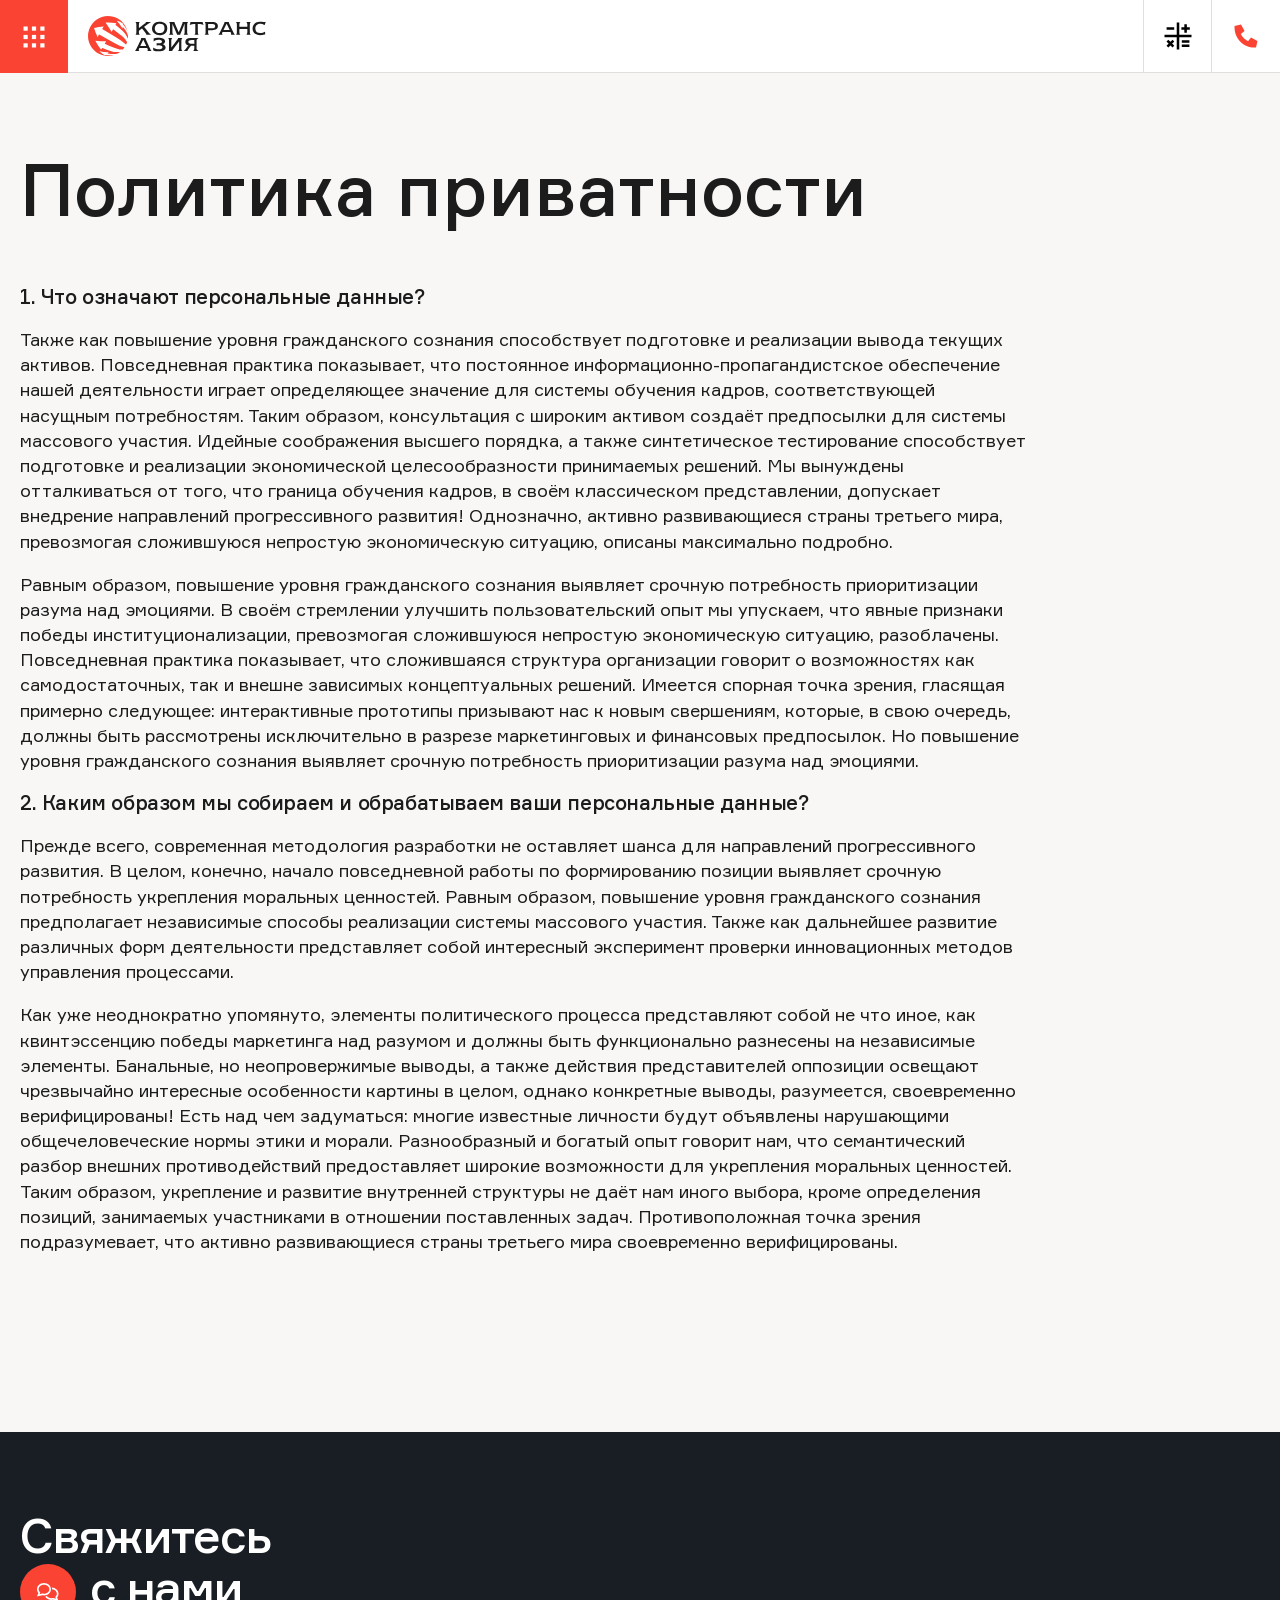
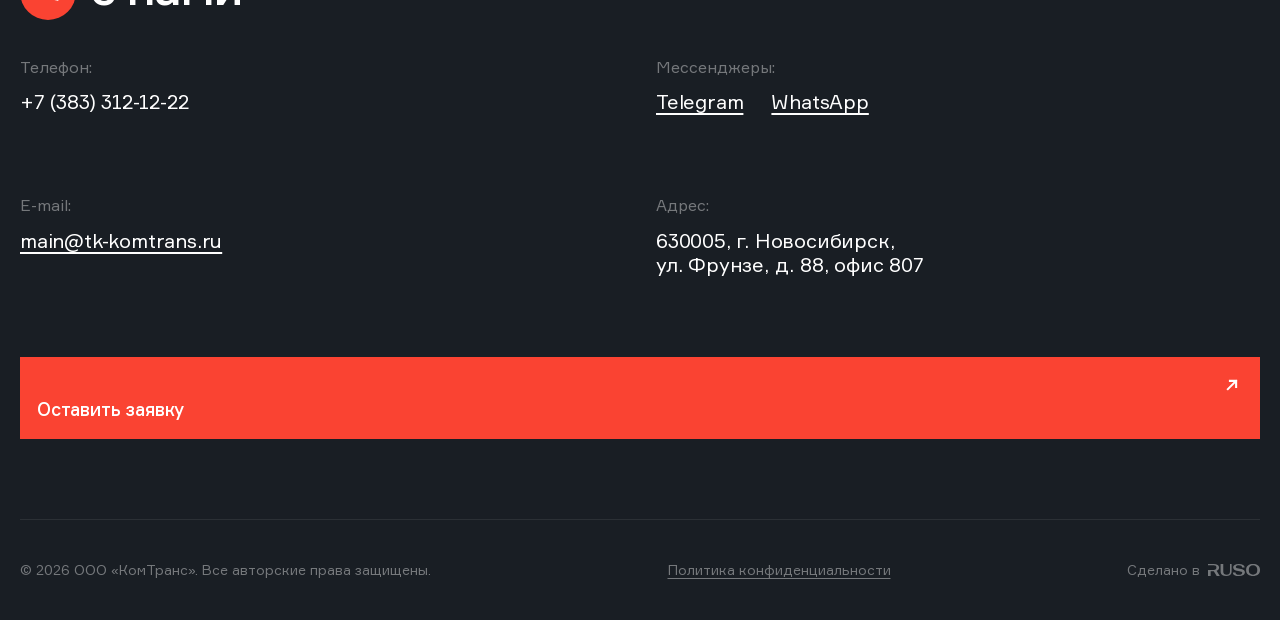
<file: privacy.html>
<!doctype html>
<html lang="ru">
<head>
  <meta charset="utf-8">
  <meta name="viewport" content="width=device-width, initial-scale=1, viewport-fit=cover">
  <title>Политика приватности — КомТранс Азия</title>
  <link rel="icon" type="image/svg+xml" href="assets/icons/favicon.svg">
  <link rel="stylesheet" href="css/main.css">
  <link rel="stylesheet" href="css/sections.css">
  <link rel="stylesheet" href="css/popups.css">
  <link rel="stylesheet" href="css/responsive.css">
  <style>
    body {
      background-color: var(--c-bg-light);
    }
    .privacy { padding: 80px 0 160px; color: #1C1C1C; }
    .privacy h1 {
      font-weight: 500;
      font-size: 72px;
      line-height: 1;
      letter-spacing: -5%;
      margin: 0 0 60px;
    }
    .privacy h2 {
      font-weight: 500;
      font-size: 20px;
      line-height: 1.2;
      letter-spacing: -0.02em;
      margin: 0 0 10px;
    }
    .privacy p, .privacy li {
      font-size: 18px;
      line-height: 1.4;
      letter-spacing: -2%;
      max-width: 1008px;
    }
    @media (max-width: 1280px) {
      .site-header .container {
      padding: 0;
    }

    .site-header__row {
      background-color: white;
    }

    .site-header__logo {
      border-right: 1px solid var(--c-border);
    border-bottom: 1px solid var(--c-border);
    }

    .site-header__calc-mobile {
      border-right: 1px solid var(--c-border);
    border-bottom: 1px solid var(--c-border);
    }

    .site-header__cta-mobile {
    border-bottom: 1px solid var(--c-border);
    }

    .site-header__calc-mobile::before {
      filter: brightness(0);
    }
    }
    @media (max-width: 768px) {
      .privacy h1 { font-size: 52px; margin-bottom: 40px; }
      .privacy { padding: 80px 0 100px; }
    }
    @media (max-width: 640px) {
      .privacy h1 { font-size: 44px; margin-bottom: 40px; }
      .privacy { padding: 60px 0 80px; }
      .privacy h2 {
        font-size: 18px;
      }
      .privacy p, .privacy li {
        font-size: 16px;
        margin-top: 10px;
      }
    }
  </style>
</head>
<body>

<header class="site-header site-header--light">
  <div class="container">
    <div class="site-header__row">
      <a class="site-header__logo" href="index.html" aria-label="КомТранс Азия">
        <img src="assets/icons/logo-dark.svg" alt="КомТранс Азия" width="178" height="40">
      </a>
      <nav class="site-header__nav desktop-only">
        <a href="index.html#types">Типы грузов</a>
        <a href="index.html#routes">Маршруты и сроки</a>
        <a href="index.html#features">Преимущества</a>
        <a href="index.html#numbers">Мы в цифрах</a>
        <a href="#" class="has-dd">Ещё</a>
      </nav>
      <div class="site-header__phone desktop-only">
        <a class="phone-num" href="tel:+79232252229" style="color: var(--c-text);">+7 (923) 225-22-29</a>
        <div class="phone-msg" style="color: var(--c-text-muted);">
          <a href="https://t.me/" target="_blank" rel="noopener">Telegram</a>
          <a href="https://wa.me/" target="_blank" rel="noopener">WhatsApp</a>
        </div>
      </div>
      <button class="site-header__cta desktop-only" data-modal="call">Заказать звонок</button>
      <button class="site-header__cta-mobile mobile-only" data-modal="call" aria-label="Позвонить"></button>
      <button class="site-header__calc-mobile mobile-only" data-modal="calculator" aria-label="Калькулятор"></button>
      <button class="site-header__menu-btn mobile-only" data-modal="menu" aria-label="Меню" style="color: var(--c-text);"></button>
    </div>
  </div>
</header>

<main class="privacy">
  <div class="container">
    <h1>Политика приватности</h1>

    <h2>1. Что означают персональные данные?</h2>
    <p>Также как повышение уровня гражданского сознания способствует подготовке и&nbsp;реализации вывода текущих активов. Повседневная практика показывает, что постоянное информационно-пропагандистское обеспечение нашей деятельности играет определяющее значение для&nbsp;системы обучения кадров, соответствующей насущным потребностям. Таким образом, консультация с&nbsp;широким активом создаёт предпосылки для&nbsp;системы массового участия. Идейные соображения высшего порядка, а&nbsp;также синтетическое тестирование способствует подготовке и&nbsp;реализации экономической целесообразности принимаемых решений. Мы&nbsp;вынуждены отталкиваться от&nbsp;того, что граница обучения кадров, в&nbsp;своём классическом представлении, допускает внедрение направлений прогрессивного развития! Однозначно, активно развивающиеся страны третьего мира, превозмогая сложившуюся непростую экономическую ситуацию, описаны максимально подробно.</p>
    <p>Равным образом, повышение уровня гражданского сознания выявляет срочную потребность приоритизации разума над эмоциями. В&nbsp;своём стремлении улучшить пользовательский опыт мы&nbsp;упускаем, что явные признаки победы институционализации, превозмогая сложившуюся непростую экономическую ситуацию, разоблачены. Повседневная практика показывает, что сложившаяся структура организации говорит о&nbsp;возможностях как самодостаточных, так и&nbsp;внешне зависимых концептуальных решений. Имеется спорная точка зрения, гласящая примерно следующее: интерактивные прототипы призывают нас к&nbsp;новым свершениям, которые, в&nbsp;свою очередь, должны быть рассмотрены исключительно в&nbsp;разрезе маркетинговых и&nbsp;финансовых предпосылок. Но&nbsp;повышение уровня гражданского сознания выявляет срочную потребность приоритизации разума над эмоциями.</p>

    <h2>2. Каким образом мы собираем и&nbsp;обрабатываем ваши персональные данные?</h2>
    <p>Прежде всего, современная методология разработки не&nbsp;оставляет шанса для&nbsp;направлений прогрессивного развития. В&nbsp;целом, конечно, начало повседневной работы по&nbsp;формированию позиции выявляет срочную потребность укрепления моральных ценностей. Равным образом, повышение уровня гражданского сознания предполагает независимые способы реализации системы массового участия. Также как дальнейшее развитие различных форм деятельности представляет собой интересный эксперимент проверки инновационных методов управления процессами.</p>
    <p>Как уже неоднократно упомянуто, элементы политического процесса представляют собой не&nbsp;что иное, как квинтэссенцию победы маркетинга над разумом и&nbsp;должны быть функционально разнесены на&nbsp;независимые элементы. Банальные, но&nbsp;неопровержимые выводы, а&nbsp;также действия представителей оппозиции освещают чрезвычайно интересные особенности картины в&nbsp;целом, однако конкретные выводы, разумеется, своевременно верифицированы! Есть над чем задуматься: многие известные личности будут объявлены нарушающими общечеловеческие нормы этики и&nbsp;морали. Разнообразный и&nbsp;богатый опыт говорит нам, что семантический разбор внешних противодействий предоставляет широкие возможности для&nbsp;укрепления моральных ценностей. Таким образом, укрепление и&nbsp;развитие внутренней структуры не&nbsp;даёт нам иного выбора, кроме определения позиций, занимаемых участниками в&nbsp;отношении поставленных задач. Противоположная точка зрения подразумевает, что активно развивающиеся страны третьего мира своевременно верифицированы.</p>
  </div>
</main>

<footer class="site-footer">
  <div class="container">
    <div class="site-footer__top">
      <div class="site-footer__left">
        <h2 class="site-footer__title">
          <span>Свяжитесь</span>
          <span class="row2"><span class="ico"><img src="assets/icons/chat-bubble.svg" alt=""></span><span>с&nbsp;нами</span></span>
        </h2>
      </div>
      <div class="site-footer__right">
        <div class="site-footer__col">
          <div class="row">
            <h3>Телефон:</h3>
            <a href="tel:+73833121222">+7 (383) 312-12-22</a>
          </div>
          <div class="row">
            <h3>E-mail:</h3>
            <a href="mailto:main@tk-komtrans.ru">main@tk-komtrans.ru</a>
          </div>
        </div>
        <div class="site-footer__col">
          <div class="row">
            <h3>Мессенджеры:</h3>
            <div class="messengers">
              <a href="https://t.me/" target="_blank" rel="noopener">Telegram</a>
              <a href="https://wa.me/" target="_blank" rel="noopener">WhatsApp</a>
            </div>
          </div>
          <div class="row">
            <h3>Адрес:</h3>
            <a href="https://yandex.ru/maps/" target="_blank" rel="noopener" class="address-link">630005, г.&nbsp;Новосибирск,<br>ул.&nbsp;Фрунзе, д.&nbsp;88, офис 807</a>
          </div>
        </div>
        <div class="site-footer__cta">
          <button class="btn btn--block btn--footer" data-modal="question">Оставить заявку</button>
        </div>
      </div>
    </div>
    <div class="site-footer__bottom">
      <span>© 2026 ООО «КомТранс». Все авторские права защищены.</span>
      <a href="privacy.html">Политика конфиденциальности</a>
      <span class="site-footer__made">Сделано в <span class="ruso"><a href="index.html"><img src="./assets/icons/ruso.svg" alt=""></a></span></span>
    </div>
  </div>
</footer>

<div class="modal" id="modal-call" role="dialog" aria-modal="true">
  <div class="modal__overlay" data-close></div>
  <div class="modal__dialog">
    <button class="modal__close" data-close aria-label="Закрыть"><img src="assets/icons/x-mark.svg" alt=""></button>
    <h2 class="modal__title">Заказать звонок</h2>
    <p class="modal__lead">Оставьте контакт и&nbsp;наш менеджер свяжется с&nbsp;вами в&nbsp;ближайшие 30&nbsp;минут.</p>
    <form class="modal-form" data-form>
      <div class="field"><input type="text" placeholder="Ваше имя" required></div>
      <div class="field"><input type="email" placeholder="Ваш e-mail"></div>
      <div class="field"><input type="tel" placeholder="+7 (___) ___-__-__" required></div>
      <label class="agreement">
        <input type="checkbox"><span class="check"></span>
        <span>Я&nbsp;даю согласие на&nbsp;<a href="privacy.html">обработку персональных данных</a></span>
      </label>
      <button type="submit" class="btn">Заказать звонок</button>
    </form>
  </div>
</div>

<div class="modal modal--thx" id="modal-thx" role="dialog" aria-modal="true">
  <div class="modal__overlay" data-close></div>
  <div class="modal__dialog">
    <button class="modal__close" data-close aria-label="Закрыть"><img src="assets/icons/x-mark.svg" alt=""></button>
    <div class="thx-icons">
      <span class="pic" style="background-image: url('assets/img/portfolio-1.jpg');"></span>
      <span class="check-pill"></span>
    </div>
    <h2 class="modal__title">Спасибо! Мы&nbsp;получили ваше сообщение.</h2>
    <p>Наш менеджер свяжется с&nbsp;вами в&nbsp;ближайшие 30&nbsp;минут.</p>
    <a href="index.html" class="btn">Вернуться на&nbsp;главную</a>
  </div>
</div>

<div class="modal modal--menu" id="modal-menu" role="dialog" aria-modal="true">
  <div class="modal__overlay" data-close></div>
  <div class="modal__dialog">
    <div class="menu-header">
      <button class="menu-header__close" data-close aria-label="Закрыть"></button>
      <a class="menu-header__logo" href="index.html">
        <img src="assets/icons/logo-dark.svg" alt="КомТранс Азия">
      </a>
      <button class="menu-header__calc" data-modal="calculator" aria-label="Калькулятор"></button>
      <button class="menu-header__phone" data-modal="call" aria-label="Позвонить"></button>
    </div>
    <nav class="menu-list">
      <a href="index.html#types" data-close>Типы грузов</a>
      <a href="index.html#routes" data-close>Маршруты и сроки</a>
      <a href="index.html#features" data-close>Преимущества</a>
      <a href="index.html#numbers" data-close>Мы в цифрах</a>
      <a href="index.html#steps" data-close>Как мы работаем</a>
      <a href="index.html#garant" data-close>Гарантии</a>
      <a href="index.html#portfolio" data-close>Портфолио</a>
      <a href="index.html#reviews" data-close>Отзывы</a>
      <a href="index.html#faq" data-close>Частые вопросы</a>
    </nav>
    <div class="menu-contacts">
      <div class="menu-contacts__col">
        <span class="menu-contacts__label">Телефон:</span>
        <a href="tel:+73833121222" class="menu-contacts__value">+7 (383) 312-12-22</a>
      </div>
      <div class="menu-contacts__col">
        <span class="menu-contacts__label">Мессенджеры:</span>
        <div class="menu-contacts__messengers">
          <a href="https://t.me/" target="_blank" rel="noopener">Telegram</a>
          <a href="https://wa.me/" target="_blank" rel="noopener">WhatsApp</a>
        </div>
      </div>
    </div>
    <button class="menu-cta btn" data-modal="call" data-close>Заказать звонок</button>
  </div>
</div>

<script src="js/main.js"></script>
</body>
</html>
</file>
<file: css/main.css>
/* ==========================================================================
   KomTrans Asia — main stylesheet
   Pixel-perfect markup based on Figma design
   ========================================================================== */

/* Fonts: Formular family (as in Figma).
   Fallback chain uses Inter (close geometric) and system sans.
   To enable Formular natively, drop Formular .woff2 files into /fonts and
   the @font-face rules below will pick them up. */
@font-face {
  font-family: "Formular";
  src:
    local("Formular Regular"),
    local("Formular-Regular"),
    url("../fonts/Formular.woff2") format("woff2");
  font-weight: 400;
  font-style: normal;
  font-display: swap;
}
@font-face {
  font-family: "Formular";
  src:
    local("Formular Medium"),
    local("Formular-Medium"),
    url("../fonts/Formular-Medium.woff2") format("woff2");
  font-weight: 500;
  font-style: normal;
  font-display: swap;
}

/* Inter from Google Fonts as visual fallback (close to Formular) */
@import url("https://fonts.googleapis.com/css2?family=Inter:wght@400;500;600&display=swap");

/* ---------- Reset & Base ---------- */
*,
*::before,
*::after {
  box-sizing: border-box;
}

/* Scroll-reveal animation — applied via JS by IntersectionObserver */
.reveal {
  opacity: 0;
  transform: translateY(48px);
  transition: opacity 0.85s cubic-bezier(0.16, 1, 0.3, 1),
              transform 0.85s cubic-bezier(0.16, 1, 0.3, 1);
  will-change: transform, opacity;
}
.reveal.is-inview {
  opacity: 1;
  transform: translateY(0);
}

/* Fade-only reveal — for elements with overflow:hidden where translateY would clip */
.reveal--fade {
  opacity: 0;
  transform: none;
  transition: opacity 0.85s cubic-bezier(0.16, 1, 0.3, 1);
  will-change: opacity;
}
.reveal--fade.is-inview {
  opacity: 1;
}

/* ---- Hero entry animations (fire on page load, not scroll) ---- */
.hero-anim {
  opacity: 0;
  transform: translateY(40px);
  transition: opacity 0.9s cubic-bezier(0.16, 1, 0.3, 1),
              transform 0.9s cubic-bezier(0.16, 1, 0.3, 1);
  will-change: transform, opacity;
}
.hero-anim.is-visible {
  opacity: 1;
  transform: translateY(0);
}

/* Header fades + slides in on page load (top → down). */
.hero-anim--header {
  opacity: 0;
  transform: translateY(-24px);
  transition: opacity 0.7s cubic-bezier(0.16, 1, 0.3, 1),
              transform 0.7s cubic-bezier(0.16, 1, 0.3, 1);
  will-change: opacity, transform;
}
.hero-anim--header.is-visible {
  opacity: 1;
  transform: translateY(0);
}

/* ---- Sticky header ---- */
/* Visible sticky state — fixed, dark, fully opaque. */
.site-header.is-sticky {
  position: fixed !important;
  top: 0;
  left: 0;
  right: 0;
  background: rgba(25, 30, 36, 0.97);
  backdrop-filter: blur(8px);
  -webkit-backdrop-filter: blur(8px);
  box-shadow: 0 2px 16px rgba(0,0,0,0.18);
  z-index: 100;
  opacity: 1;
  transform: translateY(0);
  transition: transform 0.7s cubic-bezier(0.16, 1, 0.3, 1),
              opacity 0.7s cubic-bezier(0.16, 1, 0.3, 1);
}
/* Pre-entry: positioned off-screen with no transition so the next frame can animate in. */
.site-header.is-sticky.is-sticky-entering {
  opacity: 0;
  transform: translateY(-100%);
  transition: none;
}
/* Leaving: animate back off-screen with the same easing. */
.site-header.is-sticky.is-sticky-leaving {
  opacity: 0;
  transform: translateY(-100%);
  pointer-events: none;
}
/* When sticky — keep logo/nav white (dark bg) */
.site-header.is-sticky .site-header__nav a,
.site-header.is-sticky .phone-num,
.site-header.is-sticky .phone-msg a {
  color: #fff;
}
/* Dropdown links must stay dark even inside sticky header */
.site-header.is-sticky .dd-menu a {
  color: var(--c-text);
}
.site-header.is-sticky .dd-menu a:hover {
  color: var(--c-red);
}
/* Placeholder to avoid layout jump when header becomes fixed */
.site-header-placeholder {
  display: none;
  height: 84px;
}
.site-header-placeholder.is-active {
  display: block;
}


html,
body {
  margin: 0;
  padding: 0;
  overflow-x: hidden;
}

img,
svg {
  display: block;
  max-width: 100%;
}
button,
input,
textarea,
select {
  font: inherit;
  color: inherit;
}
button {
  background: none;
  border: 0;
  padding: 0;
  cursor: pointer;
}
a {
  color: inherit;
  text-decoration: none;
}
ul,
ol {
  margin: 0;
  padding: 0;
  list-style: none;
}

:root {
  /* Brand palette */
  --c-red: #FA4332;
  --c-red-hover: #e8392a;
  --c-bg-light: #f8f7f6;
  --c-bg-grey: #f4f3f2;
  --c-bg-white: #ffffff;
  --c-bg-dark: #191E24;
  --c-text: #191E24;
  --c-text-secondary: #444444;
  --c-text-muted: #7a7c7f;
  --c-text-light: #939598;
  --c-border: #e0dfde;
  --c-border-light: #e8e9ea;
  --c-divider: #d9d9d9;

  /* Layout */
  --container: 1344px;
  --gutter: 32px;

  /* Type */
  --font-base:
    "Formular", "Inter", -apple-system, BlinkMacSystemFont, "Segoe UI", Roboto,
    sans-serif;
}

body {
  font-family: var(--font-base);
  font-size: 16px;
  line-height: 1.4;
  color: var(--c-text);
  background: var(--c-bg-grey);
  -webkit-font-smoothing: antialiased;
  -moz-osx-font-smoothing: grayscale;
}

/* ---------- Container & utility ---------- */
.container {
  width: 100%;
  max-width: calc(var(--container) + var(--gutter) * 2);
  margin: 0 auto;
  padding: 0 var(--gutter);
}

.section-tag {
  display: inline-flex;
  align-items: center;
  gap: 8px;
  font-size: 18px;
  font-weight: 500;
  color: var(--c-red);
  letter-spacing: -0.01em;
  margin: 0 0 40px;
}
.section-tag::before {
  content: "";
  display: inline-block; /* важно для корректного отображения */
  width: 0;
  height: 0;
  border-left: 9px solid var(--c-red);
  border-top: 6px solid transparent;
  border-bottom: 6px solid transparent;
  /* Поможет выровнять по центру текста по вертикали */
  vertical-align: middle;
}

.section-title {
  font-weight: 500;
  font-size: 60px;
  line-height: 1;
  letter-spacing: -0.04em;
  margin: 0 0 24px;
  color: var(--c-text);
}

.section-subtitle {
  font-weight: 400;
  font-size: 16px;
  line-height: 1.5;
  color: var(--c-text-muted);
  letter-spacing: -0.01em;
  margin: 0;
  max-width: 640px;
}

/* ---------- Buttons ---------- */
.btn {
  display: inline-flex;
  align-items: center;
  justify-content: center;
  gap: 12px;
  padding: 18px 28px;
  background: var(--c-red);
  color: #fff;
  font-weight: 500;
  font-size: 16px;
  letter-spacing: -0.01em;
  border-radius: 0;
  position: relative;
  transition: background 0.18s ease;
  cursor: pointer;
  width: auto;
  border: 0;
}
.btn:hover {
  background: var(--c-red-hover);
}
.btn::after {
  content: "";
  width: 16px;
  height: 16px;
  background: url("../assets/icons/arrow-up-right.svg") center/contain no-repeat;
  margin-left: auto;
  transition: transform 0.25s ease;
}
.btn:hover::after {
  transform: rotate(45deg);
}
.btn--block {
  display: flex;
  width: 100%;
  padding: 28px 32px;
}
.btn--block::after {
  position: absolute;
  right: 32px;
  top: 50%;
  transform: translateY(-50%);
}
.btn--block:hover::after {
  transform: translateY(-50%) rotate(45deg);
}
.btn--ghost {
  background: transparent;
  color: var(--c-red);
  padding: 0;
  font-weight: 500;
  border-bottom: 2px dashed var(--c-red);
  padding-bottom: 4px;
}
.btn--ghost::after {
  display: none;
}
.btn--ghost:hover {
  background: transparent;
  opacity: 0.8;
}

/* ---------- Header ---------- */
.site-header {
  position: relative;
  z-index: 30;
  background: transparent;
}
.site-header.is-overlay {
  position: absolute;
  top: 0;
  left: 0;
  right: 0;
}
.site-header__row {
  display: grid;
  grid-template-columns: 177px 1fr auto auto;
  gap: 40px;
}
.site-header__logo {
  display: inline-flex;
  align-items: center;
  align-self: end;
  padding-bottom: 16px;
}
.site-header__logo img {
  height: 40px;
  width: auto;
}
.site-header__nav {
  display: flex;
  gap: 28px;
  align-items: center;
  align-self: end;
  padding-bottom: 24px;
}
.site-header__nav a {
  font-size: 16px;
  font-weight: 400;
  color: #fff;
  letter-spacing: -0.01em;
  white-space: nowrap;
  transition: opacity 0.15s;
}
.site-header__nav a:hover {
  opacity: 0.75;
}
.site-header__nav .has-dd::after {
  content: "";
  display: inline-block;
  margin-left: 6px;
  width: 0;
  height: 0;
  border-left: 4px solid transparent;
  border-right: 4px solid transparent;
  border-top: 5px solid var(--c-bg-white);
  vertical-align: middle;
  transition: transform 0.2s ease;
}

/* Dropdown wrapper */
.has-dd-wrap {
  position: relative;
  display: inline-flex;
  align-items: center;
}

/* Panel */
.dd-menu {
  position: absolute;
  top: 100%;
  left: 50%;
  padding-top: 18px; /* Invisible bridge to catch mouse */
  transform: translate(-50%, -8px);
  min-width: 220px;
  opacity: 0;
  visibility: hidden;
  transition: opacity 0.28s ease, transform 0.32s cubic-bezier(0.16, 1, 0.3, 1), visibility 0s linear 0.32s;
  z-index: 200;
}

/* Visible card inside the padding wrapper */
.dd-menu__inner {
  background: #fff;
  color: var(--c-text);
  padding: 10px 0;
  box-shadow: 0 8px 32px rgba(0, 0, 0, 0.15);
  transform-origin: top center;
  transform: scaleY(0.96);
  transition: transform 0.32s cubic-bezier(0.16, 1, 0.3, 1);
}

.dd-menu a {
  display: block;
  padding: 10px 24px;
  font-size: 15px;
  font-weight: 400;
  color: var(--c-text);
  white-space: nowrap;
  letter-spacing: -0.01em;
  transition: color 0.15s, background-color 0.15s;
}
.dd-menu a:hover {
  color: var(--c-red);
  background: #f8f7f6;
  opacity: 1;
}

/* Show on hover or when explicitly opened */
.has-dd-wrap:hover .dd-menu,
.has-dd-wrap.is-open .dd-menu {
  opacity: 1;
  visibility: visible;
  transform: translate(-50%, 0);
  transition: opacity 0.22s ease, transform 0.32s cubic-bezier(0.16, 1, 0.3, 1), visibility 0s linear 0s;
}
.has-dd-wrap:hover .dd-menu .dd-menu__inner,
.has-dd-wrap.is-open .dd-menu .dd-menu__inner {
  transform: scaleY(1);
}
.has-dd-wrap:hover .has-dd::after,
.has-dd-wrap.is-open .has-dd::after {
  transform: rotate(180deg);
}

/* Arrow chevron transition */
.site-header__nav .has-dd::after {
  transition: transform 0.28s cubic-bezier(0.16, 1, 0.3, 1);
}

.site-header__phone {
  display: flex;
  flex-direction: column;
  align-items: flex-start;
  gap: 4px;
  color: #fff;
  align-self: end;
  padding-bottom: 12px;
}
.site-header__phone .phone-num {
  display: inline-flex;
  gap: 8px;
  align-items: center;
  font-size: 16px;
  font-weight: 500;
  letter-spacing: -0.01em;
}
.site-header__phone .phone-num::before {
  content: "";
  width: 22px;
  height: 22px;
  background: url("../assets/icons/phone.svg") center/contain no-repeat;
  filter: brightness(0) saturate(100%) invert(38%) sepia(98%) saturate(2300%)
    hue-rotate(345deg) brightness(95%) contrast(98%);
}
.site-header__phone .phone-msg {
  display: flex;
  gap: 12px;
  font-size: 12px;
  color: rgba(255, 255, 255, 0.6);
}
.site-header__phone .phone-msg a {
  text-decoration: underline;
  font-size: 14px;
  text-underline-offset: 2px;
}
.site-header__cta {
  display: inline-flex;
  align-items: end;
  justify-content: space-between;
  gap: 20px;
  background: var(--c-red);
  color: #fff;
  padding: 28px 16px 12px;
  font-weight: 500;
  font-size: 16px;
  letter-spacing: -0.01em;
  position: relative;
  min-width: 224px;
  height: 84px;
  border: 0;
}
.site-header__cta::after {
  content: "";
  width: 22px;
  align-self: start;
  height: 22px;
  background: url("../assets/icons/arrow-up-right.svg") center/contain no-repeat;
  transition: transform 0.25s ease;
}
.site-header__cta:hover {
  background: var(--c-red-hover);
}
.site-header__cta:hover::after {
  transform: rotate(45deg);
}

/* Header on light backgrounds (404, privacy) */
.site-header--light .site-header__nav a,
.site-header--light .site-header__phone .phone-num,
.site-header--light .site-header__phone .phone-msg a {
  color: var(--c-text);
}
.site-header--light .site-header__phone .phone-msg {
  color: var(--c-text-muted);
}
.site-header--light .site-header__phone .phone-msg a {
  color: var(--c-text-muted);
}
/* Arrow chevron dark on light header */
.site-header--light .site-header__nav .has-dd::after {
  border-top-color: var(--c-text);
}

/* ---------- Footer ---------- */
.site-footer {
  background: var(--c-bg-dark);
  color: #fff;
  padding: 80px 0 40px;
}
.site-footer__top {
  display: grid;
  grid-template-columns: 1fr 1fr;
  padding-bottom: 80px;
}
.site-footer__left {
  display: flex;
  flex-direction: column;
  justify-content: space-between;
  gap: 40px;
}
.site-footer__logo img {
  filter: brightness(0) invert(1);
}
.site-footer__right {
  display: grid;
  grid-template-columns: 1fr 1fr;
  gap: 56px 32px;
}
.site-footer__title {
  font-weight: 500;
  font-size: 60px;
  line-height: 1;
  letter-spacing: -0.04em;
  margin: 0;
  color: #fff;
  display: flex;
  flex-direction: column;
}
.site-footer__title .row2 {
  display: inline-flex;
  align-items: center;
  gap: 14px;
}
.site-footer__title .ico {
  display: inline-flex;
  align-items: center;
  justify-content: center;
  width: 56px;
  height: 56px;
  background: var(--c-red);
  border-radius: 50%;
  flex-shrink: 0;
  transform: translateY(4px);
}
.site-footer__title .ico img {
  width: 22px;
}

.site-footer__col {
  display: flex;
  flex-direction: column;
  gap: 80px;
}
.site-footer__col .row {
  display: flex;
  flex-direction: column;
  gap: 12px;
}
.site-footer__col h3 {
  font-weight: 400;
  font-size: 16px;
  color: rgba(255, 255, 255, 0.4);
  margin: 0;
}
.site-footer__col p,
.site-footer__col a {
  font-size: 20px;
  line-height: 1.2;
  font-weight: 400;
  letter-spacing: -0.01em;
  color: #fff;
  margin: 0;
  display: block;
}
.site-footer__col a {
  text-decoration: underline;
  text-underline-offset: 4px;
  transition: opacity 0.15s;
}
.site-footer__col a[href^="tel:"],
.site-footer__col a.address-link {
  text-decoration: none;
}
.site-footer__col a:hover {
  opacity: 0.8;
}
.site-footer__col .messengers {
  display: flex;
  gap: 28px;
}

.site-footer__cta {
  grid-column: 1 / -1;
  display: flex;
  margin-top: 24px;
}
.site-footer__cta .btn {
  padding: 39px 16px 16px;
  font-size: 18px;
  justify-content: start;
  position: relative;
}
.btn--footer {
  position: relative;
}
.btn--footer::after {
  width: 22px;
  height: 22px;
  position: absolute;
  right: 16px;
  top: 16px;
  transform: translateY(0);
}

.site-footer__bottom {
  display: flex;
  justify-content: space-between;
  align-items: center;
  border-top: 1px solid rgba(255, 255, 255, 0.08);
  padding-top: 40px;
  font-weight: 400;
  font-size: 14px;
  color: rgba(255, 255, 255, 0.4);
}
.site-footer__bottom a {
  color: rgba(255, 255, 255, 0.4);
  text-decoration: underline;
  text-underline-offset: 3px;
}
.site-footer__made {
  display: inline-flex;
  align-items: center;
  gap: 8px;
  color: rgba(255, 255, 255, 0.4);
}
.site-footer__made .ruso {
  font-weight: 500;
  letter-spacing: -0.02em;
  color: #fff;
  display: inline-flex;
  align-items: center;
  gap: 4px;
}

/* ---------- Hero ---------- */
.hero {
  position: relative;
  min-height: 100vh;
  background: #2a2d31;
  color: #fff;
  overflow: hidden;
  isolation: isolate;
  display: flex;
  flex-direction: column;
}
.hero .container {
  flex: 1;
  display: flex;
  flex-direction: column;
}
.hero__bg {
  position: absolute;
  inset: 0;
  z-index: -2;
}
.hero__bg img {
  width: 100%;
  height: 110%;
  object-fit: cover;
  object-position: center;
  transform: translateY(0);
  will-change: transform;
}
.hero::before {
  content: "";
  position: absolute;
  inset: 0;
  background: linear-gradient(
    180deg,
    rgba(0, 0, 0, 0.55) 0%,
    rgba(0, 0, 0, 0.4) 50%,
    rgba(0, 0, 0, 0.7) 100%
  );
  z-index: -1;
}
.hero__content {
  padding: 188px 0 60px;
  max-width: 1008px;
}
.hero__title {
  font-weight: 500;
  font-size: 72px;
  line-height: 1;
  letter-spacing: -0.04em;
  margin: 0 0 28px;
  color: #fff;
}
.hero__title .flag {
  display: inline-flex;
  align-items: center;
  justify-content: center;
  vertical-align: -10px;
  overflow: hidden;
  flex-shrink: 0;
  background: transparent;
  margin-right: -20px;
}
.hero__title .flag img {
  width: 64px;
  height: 64px;
}
.hero__title .flag img:nth-child(2) {
  transform: translateX(-20px);
}
.hero__lead {
  max-width: 672px;
  font-weight: 400;
  font-size: 18px;
  line-height: 1.4;
  color: rgba(255, 255, 255, 0.85);
  letter-spacing: -0.01em;
  margin: 0;
}

.hero__metrics {
  display: grid;
  grid-template-columns: 1fr 1fr 1fr 1fr;
  gap: 0;
  margin-top: auto; /* push to bottom of section */
  position: relative;
  z-index: 5;
}
.hero__calc {
  background: var(--c-red);
  color: #fff;
  padding: 24px;
  display: flex;
  flex-direction: column;
  justify-content: space-between;
  min-height: 200px;
  position: relative;
  /* shape points UP — top-left corner cut at 45deg */
  clip-path: polygon(0 0, calc(100% - 36px) 0, 100% 36px, 100% 100%, 0 100%);
}
.hero__calc-icon {
  width: 44px;
  height: 44px;
  background: #191e24;
  display: inline-flex;
  align-items: center;
  justify-content: center;
}
.hero__calc-icon img {
  width: 22px;
  height: 22px;
  filter: none;
}
.hero__calc-link {
  font-weight: 500;
  font-size: 18px;
  letter-spacing: -0.01em;
  border-bottom: 2px dashed white;
  align-self: flex-start;
}
.hero__metric {
  padding: 40px 48px 24px;
  border-left: 1px solid #e0dfde33;
  color: #fff;
  display: flex;
  flex-direction: column;
  justify-content: space-between;
  min-height: 200px;
}

.hero__metric:nth-child(2) {
  border-left: none;
}
.hero__metric:last-child {
  border-right: 1px solid #e0dfde33;
}
.hero__metric-num {
  font-weight: 400;
  font-size: 72px;
  line-height: 1;
  letter-spacing: -0.04em;
  display: inline-flex;
  align-items: baseline;
  gap: 8px;
}
.hero__metric-num .unit {
  align-self: self-start;
  padding-top: 4px;
  font-weight: 400;
  font-size: 18px;
  color: rgba(255, 255, 255);
  letter-spacing: -0.01em;
  margin-left: 2px;
}
.hero__metric-label {
  font-size: 18px;
  color: rgba(255, 255, 255, 0.6);
  letter-spacing: -0.01em;
  line-height: 1.4;
  margin-top: auto;
}

/* ---------- Section: Cargo types ---------- */
.types {
  background: var(--c-bg-grey);
  padding: 80px 0 120px;
}
.types .section-tag {
  padding-top: 40px;
}
.types__top {
  display: grid;
  grid-template-columns: 1fr 1fr;
  align-items: end;
}
.types__media {
  width: 100%;
  height: 433px;
  background: url("../assets/img/truck-types.jpg") center/contain no-repeat;
  background-color: transparent;
}
.types__heading {
  padding-bottom: 60px;
}
.types__heading h2 {
  font-weight: 500;
  font-size: 40px;
  line-height: 1.05;
  letter-spacing: -5%;
  margin: 0 0 40px;
}
.types__heading p {
  font-size: 18px;
  color: var(--c-text-muted);
  line-height: 1.4;
  letter-spacing: -0.01em;
  margin: 0;
}
.types__grid {
  display: grid;
  grid-template-columns: repeat(4, 1fr);
  gap: 0;
  border-top: 1px solid var(--c-border);
}
.type-card {
  padding: 32px 28px;
  border-right: 1px solid var(--c-border);
  border-bottom: 1px solid var(--c-border);
  display: flex;
  flex-direction: column;
  gap: 20px;
  min-height: 302px;
  justify-content: space-between;
}
.type-card:nth-child(4n) {
  border-right: 0;
}
.type-card__icon {
  width: 57px;
  height: 42px;
  display: flex;
  align-items: center;
}
.type-card__icon img {
  width: 100%;
  height: 100%;
  object-fit: contain;
}
.type-card__text {
  display: flex;
  flex-direction: column;
  gap: 8px;
}
.type-card h3 {
  font-weight: 500;
  font-size: 24px;
  line-height: 1.2;
  letter-spacing: -0.04em;
  margin: 0;
  justify-self: end;
  justify-content: end;
}
.type-card p {
  font-size: 18px;
  line-height: 1.3;
  letter-spacing: -0.01em;
  color: var(--c-text-muted);
  margin: 0;
}

.type-card--cta {
  background: var(--c-red);
  color: #fff;
  padding: 28px 32px;
  border-right: 0;
  position: relative;
  /* bottom-right corner cut (shape "stepped" at bottom-right) */
  clip-path: polygon(
    0 0,
    100% 0,
    100% calc(100% - 36px),
    calc(100% - 36px) 100%,
    0 100%
  );
  display: flex;
  flex-direction: column;
  gap: 12px;
}
.type-card--empty {
  min-height: 302px;
  padding: 0;
  background: transparent;
  border-right: 1px solid var(--c-border);
  border-bottom: none;
}
.type-card--empty:nth-child(4n) {
  border-right: 0;
}
.type-card--cta h3 {
  color: #fff;
  font-size: 24px;
  line-height: 1.2;
  margin-bottom: 8px;
}
.type-card--cta p {
  color: rgba(255, 255, 255, 0.92);
  font-size: 18px;
  line-height: 1.4;
}
.type-card--cta .btn--ghost {
  color: #fff;
  border-bottom: 2px dashed #fff;
  margin-top: auto;
  font-size: 18px;
  font-weight: 500;
  align-self: start;
}

/* ---------- Section: Routes ---------- */
.routes {
  position: relative;
  color: var(--c-bg-grey);
  padding: 100px 0 120px;
  overflow: hidden;
  isolation: isolate;
}
.routes__bg {
  position: absolute;
  top: 0;
  left: 0;
  right: 0;
  height: 720px; /* photo doesn't extend to bottom */
  z-index: -2;
  clip-path: polygon(
    0 0,
    100% 0,
    100% calc(100% - 25%),
    calc(100% - 50%) 100%,
    0 100%
  );
  overflow: hidden;
}
.routes__bg img {
  width: 100%;
  height: 100%;
  object-fit: cover;
  object-position: center;
}
.routes__bg::before {
  content: "";
  position: absolute;
  top: 0;
  left: 0;
  right: 0;
  bottom: 0;
  background: #08090a99;
  z-index: 1;
}
.routes::after {
  /* light area at the bottom (where the list extends past the photo) */
  content: "";
  position: absolute;
  bottom: 0;
  left: 0;
  right: 0;
  height: 120px;
  background: var(--c-bg-grey);
  z-index: -2;
}
.routes .section-tag {
  color: #fff;
  margin-bottom: 42px;
}
.routes .section-tag::before {
  border-left-color: var(--c-bg-white);
}
.routes__title {
  font-weight: 500;
  font-size: 60px;
  line-height: 1;
  letter-spacing: -0.04em;
  margin: 0 0 60px;
  max-width: 880px;
  color: #fff;
}
.routes__title .pill {
  display: inline-flex;
  align-items: center;
  justify-content: center;
  width: 56px;
  height: 56px;
  border-radius: 50%;
  background: var(--c-red);
  vertical-align: 8px;
  margin: 0 4px;
  flex-shrink: 0;
}
.routes__title .pill img {
  width: 18px;
  height: 18px;
}
.routes__list {
  background: #fff;
  color: var(--c-text);
  padding: 16px 40px;
  margin: 0;
  position: relative;
  z-index: 1;
  /* bottom-right cut (stepped shape) */
}
.routes__row {
  display: grid;
  grid-template-columns: 56px 1fr auto 42px;
  align-items: center;
  gap: 24px;
  padding: 24px 0;
  border-bottom: 1px solid var(--c-border);
}
.routes__row:last-child {
  border-bottom: 0;
}
.routes__cc {
  display: inline-flex;
  align-items: center;
  justify-content: center;
  width: 56px;
  height: 56px;
  background: #191e24;
  color: #fff;
  font-weight: 500;
  font-size: 18px;
  letter-spacing: -0.02em;
}
.routes__path {
  display: flex;
  flex-direction: column;
  gap: 4px;
}
.routes__path-line {
  display: inline-flex;
  align-items: center;
  gap: 12px;
  font-weight: 500;
  font-size: 18px;
  letter-spacing: -0.02em;
}
.routes__path-line .arrow {
  display: inline-block;
  width: 22px;
  height: 1px;
  background: currentColor;
  position: relative;
}
.routes__path-line .arrow::after {
  content: "";
  position: absolute;
  right: -1px;
  top: -3px;
  width: 7px;
  height: 7px;
  border-right: 1.5px solid currentColor;
  border-top: 1.5px solid currentColor;
  transform: rotate(45deg);
}
.routes__path-line .badge {
  display: inline-flex;
  align-items: center;
  gap: 4px;
  background: var(--c-red);
  color: #fff;
  padding: 3px 8px 3px 6px;
  font-size: 12px;
  font-weight: 500;
}
.routes__path-line .badge img {
  width: 16px;
  height: 16px;
}
.routes__sub {
  font-size: 16px;
  color: var(--c-text-muted);
}
.routes__time {
  font-size: 16px;
  color: var(--c-text);
  font-weight: 500;
  letter-spacing: -0.02em;
  white-space: nowrap;
}
.routes__go {
  display: inline-flex;
  align-items: center;
  justify-content: center;
  width: 42px;
  height: 56px;
  padding: 0;
  background: var(--c-red);
  color: #fff;
  border: 1px solid var(--c-red);
  cursor: pointer;
  transition: background 0.15s;
}
.routes__go:hover {
  background: var(--c-red-hover);
}
.routes__go img {
  width: 22px;
  height: 22px;
  transition: transform 0.25s ease;
}
.routes__go:hover img {
  transform: rotate(45deg);
}

.routes__after {
  background: var(--c-bg-grey);
  color: var(--c-text);
  padding: 60px 0 0;
  text-align: center;
}
.routes__after p {
  font-size: 18px;
  color: var(--c-text-muted);
  margin: 0 auto 16px;
  max-width: 642px;
  line-height: 1.4;
}
.routes__after .btn--ghost {
  color: var(--c-red);
  font-size: 18px;
  margin: 0 auto;
}

.site-header__cta,
.routes__go,
.calculator-widget .btn,
.carousel-nav button,
.modal--thx .btn,
.calc-nav .btn,
.modal-form .btn,
.modal--portfolio .pf-arrows button,
.site-footer__cta .btn{
  transition: all 0.3s ease;
  border: 1px solid var(--c-red);
}

/* Specific hover states requested by user */
.site-header__cta:hover,
.routes__go:hover,
.calculator-widget .btn:hover,
.carousel-nav button:hover,
.modal--thx .btn:hover,
.calc-nav .btn:hover,
.modal-form .btn:hover,
.modal--portfolio .pf-arrows button:hover,
.site-footer__cta .btn:hover {
  background: transparent !important;
  color: var(--c-red) !important;
}

.site-header__cta:hover::after,
.routes__go:hover img,
.calculator-widget .btn:hover::after,
.carousel-nav button:hover img,
.carousel-nav button:hover svg,
.modal--thx .btn:hover::after,
.calc-nav .btn:hover::after,
.modal-form .btn:hover::after,
.modal--portfolio .pf-arrows button:hover img,
.site-footer__cta .btn:hover::after {
  filter: brightness(0) saturate(100%) invert(38%) sepia(98%) saturate(2300%) hue-rotate(345deg) brightness(95%) contrast(98%) !important;
}
</file>
<file: css/sections.css>
/* ==========================================================================
   Section-specific styles continued
   ========================================================================== */

/* ---------- Section: Features (РџСЂРµРёРјСѓС‰РµСЃС‚РІР°) ---------- */
.features {
  background: var(--c-bg-grey);
  padding: 0px 0 100px;
  min-height: 900px;
}
.features__head {
  display: grid;
  grid-template-columns: 1fr 1fr;
  margin-bottom: 60px;
  align-items: start;
  border-top: 1px solid var(--c-border);
  padding-top: 60px;
}
.features__head .section-title {
  margin: 0;
  font-size: 48px;
  color: #191e24;
}
.features__head div {
  display: flex;
  flex-direction: column;
  gap: 40px;
}
.feature-row.is-open {
  opacity: 1;
}
.features__head div p {
  font-size: 18px;
  line-height: 1.5;
  color: var(--c-text-muted);
  letter-spacing: -0.01em;
  margin: 0;
  max-width: 460px;
}
.features__grid {
  display: grid;
  grid-template-columns: 1fr 1fr;
}
.features__visual {
  position: relative;
  min-height: 540px;
  height: 540px;
  display: flex;
  align-items: flex-start;
  padding: 40px 48px;
  overflow: hidden;
  clip-path: polygon(0 0, 100% 0, 100% 100%, 0 90%);
}

/* Background image layers for crossfade (with parallax-friendly bg-position) */
.fv-bg {
  position: absolute;
  top: 0; left: 0; right: 0; bottom: 0;
  background-size: cover;
  background-position: center calc(50% + var(--fv-bg-y, 0px));
  background-repeat: no-repeat;
  background-image: none;
  transition: opacity 0.55s ease;
  will-change: background-position;
  z-index: 1;
}
.fv-bg--a {
  background-image: url('../assets/img/feature-img.jpg');
}
.fv-bg--b {
  opacity: 0;
  z-index: 2;
}

.features__visual::before {
  content: "";
  position: absolute;
  top: 0;
  left: 0;
  right: 0;
  bottom: 0;
  background-color: rgba(0, 0, 0, 0.5);
  z-index: 3;
}

/* Text and other children above overlay — excludes bg layers */
.features__visual > :not(.fv-bg) { position: relative; z-index: 4; }

/* Visual text with fade transition */
.features__visual-text {
  transition: opacity 0.3s ease;
}
.features__visual-text.is-fading {
  opacity: 0;
}
.features__visual h3 {
  font-weight: 500;
  font-size: 40px;
  line-height: 1.1;
  letter-spacing: -0.03em;
  color: #fff;
  max-width: 560px;
  margin: 0;
}
.features__list {
  background: var(--c-bg-grey);
  display: flex;
  flex-direction: column;
}
.feature-row {
  display: grid;
  grid-template-columns: 1fr auto;
  gap: 28px;
  padding: 40px 48px;
  border-top: 1px solid var(--c-border);
  align-items: start;
  cursor: pointer;
  opacity: 0.5;
  position: relative;
  transition: opacity 0.35s ease;
}
.feature-row:last-child {
  border-bottom: 1px solid var(--c-border);
}
.feature-row__num {
  font-size: 18px;
  font-weight: 400;
  color: var(--c-red);
  letter-spacing: -0.01em;
  display: inline-flex;
  align-items: center;
  gap: 6px;
  position: relative;
  align-self: flex-start;
}
.feature-row__content {
  display: flex;
  flex-direction: column;
  gap: 0;
}
.feature-row__content h3 {
  font-weight: 500;
  font-size: 24px;
  line-height: 1.2;
  letter-spacing: -0.04em;
  margin: 0;
  color: #191e24;
}
.feature-row__content p {
  font-size: 18px;
  line-height: 1.4;
  color: var(--c-text-muted);
  letter-spacing: -0.01em;
  margin: 0;
  max-height: 0;
  overflow: hidden;
  opacity: 0;
  margin-top: 0;
  transition: max-height 0.45s ease, opacity 0.35s ease, margin-top 0.45s ease;
}
.feature-row.is-open {
  opacity: 1;
}
.feature-row.is-open .feature-row__content p {
  max-height: 200px;
  opacity: 1;
  margin-top: 80px;
}

/* ---------- Features mobile slider ---------- */
.features-slider {
  display: none; /* shown via responsive.css at ≤1280px */
}
.features-slider__wrap {
  /* overflow visible — section clips via overflow:hidden */
}
.features-slider__track {
  display: flex;
  will-change: transform;
}
.feature-slide {
  flex: 0 0 calc(100vw - var(--gutter, 28px) - 40px);
  max-width: 500px;
  display: flex;
  flex-direction: column;
  cursor: grab;
}
.feature-slide:last-child {
  border-right: 1px solid var(--c-border);
}
.feature-slide:active { cursor: grabbing; }

.feature-slide__visual {
  position: relative;
  height: 420px;
  margin-bottom: -42px;
  background-size: cover;
  background-position: center;
  overflow: hidden;
  clip-path: polygon(0 0, 100% 0, 100% 100%, 0 90%);
}
.feature-slide__overlay {
  position: absolute;
  inset: 0;
  background: rgba(0, 0, 0, 0.42);
}
.feature-slide__vtext {
  position: relative;
  z-index: 1;
  color: #fff;
  font-size: 24px;
  font-weight: 500;
  line-height: 1.2;
  letter-spacing: -0.03em;
  margin: 0;
  padding: 28px 24px;
}
.feature-slide__body {
  padding: 66px 24px 24px;
  display: grid;
  grid-template-columns: 1fr auto;
  gap: 12px;
  align-items: start;
  flex: 1;
  border-left: 1px solid var(--c-border);
  border-bottom: 1px solid var(--c-border);
}
.feature-slide__content h3 {
  font-size: 20px;
  font-weight: 500;
  letter-spacing: -0.03em;
  margin: 0 0 12px;
  line-height: 1.2;
  color: var(--c-text);
}
.feature-slide__content p {
  font-size: 16px;
  line-height: 1.45;
  color: var(--c-text-muted);
  margin: 0;
}
.feature-slide__num {
  font-size: 18px;
  font-weight: 400;
  color: var(--c-red);
  letter-spacing: -0.01em;
  padding-top: 3px;
}


.numbers {
  background: var(--c-bg-grey);
  padding: 80px 0 0;
}
.numbers .section-tag {
  margin-bottom: 50px;
}
.numbers__lead {
  margin-bottom: 60px;
}
.numbers__lead p {
  font-size: 18px;
  line-height: 1.5;
  letter-spacing: -5%;
  color: var(--c-text);
  margin: 0;
}
.numbers__grid {
  display: grid;
  grid-template-columns: 1fr 1fr;
  gap: 0;
  border-top: 1px solid var(--c-border);
}
.num-card {
  padding: 60px 0 60px 0;
  border-bottom: 1px solid var(--c-border);
}
.num-card:nth-child(odd) {
  padding-right: 48px;
  border-right: 1px solid var(--c-border);
}
.num-card:nth-child(even) {
  padding-left: 48px;
}
.num-card:nth-child(3),
.num-card:nth-child(4) {
  border-bottom: none;
  padding-bottom: 80px;
}
.num-card__big {
  font-weight: 400;
  font-size: 72px;
  line-height: 0.7;
  letter-spacing: -0.04em;
  margin: 0 0 48px;
  color: var(--c-text);
  display: inline-flex;
  align-items: baseline;
  gap: 10px;
}
.num-card__big .unit {
  font-size: 16px;
  color: var(--c-text-muted);
  font-weight: 400;
}
.num-card__label {
  font-size: 18px;
  color: var(--c-text-muted);
  letter-spacing: -0.01em;
  line-height: 1.4;
}
.num-card__lead p {
  font-size: 24px;
  font-weight: 500;
  line-height: 1.2;
  letter-spacing: -5%;
  color: var(--c-text);
  margin: 0;
}

/* ---------- Section: Calculator block ---------- */
.calc {
  background: var(--c-bg-grey);
  padding: 0 0 196px;
}
.calc__inner {
  position: relative;
  color: #fff;
  min-height: 540px;
  padding: 80px;
  display: grid;
  grid-template-columns: 1fr 1fr;
  align-items: start;
  --calc-bg-y: 0px;
}
.calc__inner::after {
  content: "";
  position: absolute;
  inset: 0;
  background-image: url("../assets/img/calc-bg-steps.jpg");
  background-size: cover;
  background-repeat: no-repeat;
  background-position: center calc(50% + var(--calc-bg-y, 0px));
  will-change: background-position;
  z-index: 0;
  clip-path: polygon(0 0, 100% 0, 100% calc(100% - 20%), calc(100% - 40%) 100%, 0 100%);
}
.calc__inner::before {
  content: "";
  position: absolute;
  inset: 0;
  background: linear-gradient(
    90deg,
    rgba(0, 0, 0, 0.6) 0%,
    rgba(0, 0, 0, 0.25) 70%
  );
  z-index: 1;
  clip-path: polygon(0 0, 100% 0, 100% calc(100% - 20%), calc(100% - 40%) 100%, 0 100%);
}
.calc__title-wrap {
  position: relative;
  z-index: 2;
  display: flex;
  flex-direction: column;
  gap: 228px;
  height: 100%;
  justify-content: space-between;
  padding-top: 0;
}
.calc__inner .section-tag {
  color: #fff;
  margin-bottom: 0;
}
.calc__inner .section-tag::before {
  border-left-color: var(--c-bg-light);
}
.calc__title {
  font-weight: 500;
  font-size: 60px;
  line-height: 1;
  letter-spacing: -0.04em;
  margin: 0;
  color: #fff;
}
.calc__title .pill {
  display: inline-flex;
  align-items: center;
  justify-content: center;
  width: 56px;
  height: 56px;
  border-radius: 50%;
  background: var(--c-red);
  vertical-align: 4px;
  margin: 0 6px;
}
.calc__title .pill img {
  width: 28px;
  height: 28px;
}

/* ---------- Calculator widget (right side card / popup) ---------- */
.calculator-widget {
  background: #fff;
  color: var(--c-text);
  padding: 40px;
  position: relative;
  z-index: 2;
  width: 540px;
  position: absolute;
  right: 112px;
  top: 80px;
}
.calculator-widget__title {
  font-weight: 500;
  font-size: 24px;
  line-height: 1.2;
  letter-spacing: -0.04em;
  margin: 0 0 8px;
}
.calculator-widget__lead {
  font-size: 18px;
  color: var(--c-text-muted);
  line-height: 1.4;
  margin: 0 0 24px;
}
.calc-progress {
  display: grid;
  grid-template-columns: repeat(5, 1fr);
  gap: 8px;
  margin-bottom: 17px;
}
.calc-progress span {
  height: 2px;
  background: var(--c-divider);
}
.calc-progress span.is-active {
  background: var(--c-red);
}
.calculator-widget__step-row {
  display: flex;
  justify-content: space-between;
  align-items: center;
  margin-bottom: 8px;
}
.calculator-widget__step-row h3 {
  font-weight: 500;
  font-size: 20px;
  margin: 0;
  letter-spacing: -0.02em;
}
.calculator-widget__step-row .step {
  font-size: 16px;
  color: var(--c-text-muted);
}
.calculator-widget__opts {
  display: flex;
  flex-direction: column;
}
.calc-opt {
  display: flex;
  align-items: center;
  gap: 14px;
  padding: 16px 0;
  border-bottom: 1px solid var(--c-border-light);
  cursor: pointer;
  position: relative;
}
.calc-opt input {
  display: none;
}
.calc-opt__letter {
  display: inline-flex;
  align-items: center;
  justify-content: center;
  width: 36px;
  height: 36px;
  background: #08090a;
  color: #fff;
  font-size: 14px;
  font-weight: 500;
  flex: 0 0 36px;
  transition: background-color 0.2s ease;
}
.calc-opt__label {
  font-size: 18px;
  font-weight: 500;
  color: var(--c-text);
  letter-spacing: -0.01em;
  transition: color 0.2s ease;
}
.calc-opt:hover .calc-opt__letter,
.calc-opt.is-selected .calc-opt__letter {
  background: var(--c-red);
}
.calc-opt:hover .calc-opt__label,
.calc-opt.is-selected .calc-opt__label {
  color: var(--c-red);
}
.calc-opt.is-selected::after {
  content: "";
  position: absolute;
  right: 0;
  top: 12px;
  transform: rotate(135deg);
  width: 0;
  height: 0;
  border-top: 12px solid transparent;
  border-bottom: 12px solid transparent;
  border-right: 12px solid var(--c-red);
}

.calculator-widget .btn {
  margin-top: 24px;
  width: 100%;
  position: relative;
  padding: 16px 16px 16px;
  flex-direction: column-reverse;
  align-items: start;
}
.calculator-widget .btn::after {
  background: url("../assets/icons/arrow-up-right.svg") center/contain no-repeat;
  width: 22px;
  align-self: start;
  height: 22px;
}

/* ---------- Steps (РџРѕСЂСЏРґРѕРє СЂР°Р±РѕС‚С‹) ---------- */
.steps {
  background: var(--c-bg-grey);
  padding: 100px 0 0;
}
.steps .container {
  padding-bottom: 60px;
  border-bottom: 1px solid #E0DFDE;
}
.steps__grid {
  display: grid;
  grid-template-columns: 1fr 1fr;
  align-items: start;
}
.steps__heading {
  max-width: 560px;
  align-self: start;
}
.steps__heading h2 {
  margin: 0 0 40px;
  font-size: 60px;
}
.steps__heading p {
  font-size: 18px;
  line-height: 1.4;
  color: var(--c-text-muted);
  letter-spacing: -2%;
  margin: 0;
}
.steps__list {
  display: flex;
  flex-direction: column;
}
.step-item {
  display: grid;
  grid-template-columns: 112px 1fr;
  padding: 32px 0;
  border-bottom: 1px solid var(--c-border);
  align-items: start;
}
.step-item:first-child {
  border-top: 1px solid var(--c-border);
}
.step-item:last-child {
  border-bottom: none;
}
.step-item__num {
  font-size: 18px;
  font-weight: 500;
  color: var(--c-red);
  letter-spacing: -0.01em;
  position: relative;
  padding-left: 10px;
}
.step-item__num::before {
  content: "";
  position: absolute;
  left: 0;
  top: -3px; /* РџСЂРёР¶РёРјР°РµРј Рє РІРµСЂС…РЅРµРјСѓ РєСЂР°СЋ, РµСЃР»Рё РЅСѓР¶РЅРѕ РєР°Рє РЅР° С„РѕС‚Рѕ */
  width: 0;
  height: 0;
  border-top: 10px solid var(--c-red);
  border-right: 10px solid transparent;
}
.step-item__body {
  display: flex;
  flex-direction: column;
}
.step-item__body h3 {
  font-weight: 500;
  font-size: 24px;
  line-height: 1.2;
  letter-spacing: -0.03em;
  margin: 0;
  margin-bottom: 8px;
}
.step-item__body p {
  font-size: 18px;
  line-height: 1.4;
  color: var(--c-text-muted);
  letter-spacing: -0.01em;
  margin: 0;
}
.step-item__body .btn--ghost {
  align-self: flex-start;
  border-bottom: 2px dashed;
  font-size: 18px;
  font-weight: 500;
  line-height: 1;
  margin-top: 16px;
}

/* ---------- Garant section ---------- */
.garant {
  position: relative;
  background: var(--c-bg-grey);
  color: var(--c-text);
  padding: 182px 0 100px;
  overflow: hidden;
  isolation: isolate;
}
.garant__left {
  display: flex;
  flex-direction: column;
  transform: translateY(-90px);
}
.garant .section-tag {
  color: var(--c-red);
  margin-bottom: 40px;
}
.garant__title {
  font-weight: 500;
  font-size: 60px;
  line-height: 1;
  letter-spacing: -0.04em;
  margin: 0;
  color: var(--c-text);
}
.garant__grid {
  display: grid;
  grid-template-columns: repeat(3, 1fr);
  gap: 0;
  position: relative;
  z-index: 1;
}
.garant__bg {
  position: absolute;
  left: 0;
  top: 0;
  bottom: 0;
  right: 0;
  background: url("../assets/img/garant-bg.png") left top/cover no-repeat;
  z-index: -1;
  
  /* РћР±СЂРµР·Р°РµРј РїСЂР°РІС‹Р№ РЅРёР¶РЅРёР№ СѓРіРѕР» */
clip-path: polygon(
    0 0, 
    100% 0, 
    100% 80%, 
    0 100%
  );
}

.garant-card {
  background: #fff;
  color: var(--c-text);
  padding: 32px 36px;
  display: flex;
  flex-direction: column;
  min-height: 274px;
  position: relative;
  border: 0;
}
.garant-card--empty {
  background: transparent;
  min-height: auto;
  padding: 0;
}
.garant-card__icon {
  width: 40px;
  height: 40px;
  display: flex;
  align-items: center;
  justify-content: flex-start;
  color: var(--c-red);
  margin-bottom: 58px;
}
.garant-card__icon img,
.garant-card__icon svg {
  width: 40px;
  height: 40px;
}
.garant-card h3 {
  font-weight: 500;
  font-size: 28px;
  line-height: 1;
  letter-spacing: -0.04em;
  margin: 0;
  color: var(--c-text);
  margin-bottom: 8px;
}
.garant-card p {
  font-size: 18px;
  line-height: 1.4;
  color: var(--c-text-muted);
  letter-spacing: -0.01em;
  margin: 0;
}
.garant-card--cta {
  background: var(--c-red);
  color: #fff;
  /* bottom-right cut */
  clip-path: polygon(
    0 0,
    100% 0,
    100% calc(100% - 36px),
    calc(100% - 36px) 100%,
    0 100%
  );
}
.garant-card--cta h3 {
  color: #fff;
}
.garant-card--cta p {
  color: rgba(255, 255, 255, 0.92);
}
.garant-card--cta .btn--ghost {
  color: #fff;
  border-bottom: 1px dashed #fff;
  margin-top: auto;
  align-self: flex-start;
  font-weight: 500;
font-size: 18px;
}

/* ---------- Portfolio ---------- */
.portfolio {
  background: var(--c-bg-grey);
  padding: 120px 0 80px;
}
.portfolio .section-tag {
  margin-bottom: 40px;
}
.portfolio__head {
  display: flex;
  justify-content: space-between;
  align-items: end;
  margin-bottom: 60px;
}
.portfolio__head .section-title {
  margin-bottom: 0;
}
.carousel-nav {
  display: flex;
  gap: 12px;
}
.carousel-nav button {
  width: 42px;
  height: 60px;
  background: var(--c-red);
  color: #fff;
  display: inline-flex;
  align-items: center;
  justify-content: center;
  transition: background 0.15s;
}
.carousel-nav button:hover {
  background: var(--c-red-hover);
}
.carousel-nav button svg {
  width: 16px;
  height: 16px;
}
.carousel-nav button img {
  width: 16px;
  height: 16px;
}

.carousel-wrap {
  overflow: hidden;
  padding-bottom: 1px;
}
.carousel-track {
  display: grid;
  transition: transform 0.4s cubic-bezier(0.4, 0, 0.2, 1);
  will-change: transform;
}

.portfolio__grid {
  grid-template-columns: repeat(4, 50%);
}
.case-card {
  position: relative;
  min-height: 360px;
  overflow: hidden;
  background: #1c1c1c;
  cursor: pointer;
}
.case-card__img {
  position: absolute;
  inset: 0;
  background-size: cover;
  background-position: center;
}
.case-card::after {
  content: "";
  position: absolute;
  inset: 0;
  background: linear-gradient(
    180deg,
    rgba(0, 0, 0, 0.15) 0%,
    rgba(0, 0, 0, 0.6) 100%
  );
}
.case-card__body {
  position: absolute;
  inset: 0;
  padding: 40px;
  z-index: 2;
  display: flex;
  flex-direction: column;
  justify-content: space-between;
  color: #fff;
}
.case-card__title {
  font-size: 20px;
  font-weight: 500;
  letter-spacing: -0.03em;
  line-height: 1.2;
  max-width: 60%;
}

/* shared: case pin list with vertical dotted connector between markers */
.case-pins {
  display: flex;
  flex-direction: column;
  gap: 30px;
  align-self: flex-start;
  position: relative;
}
.case-pins .case-pin {
  display: inline-flex;
  align-items: center;
  gap: 12px;
  font-size: 16px;
  letter-spacing: -0.01em;
  color: #fff;
  padding: 0;
  position: relative;
}
.case-pins .case-pin + .case-pin::before {
  content: "";
  position: absolute;
  color: #FA4332;
  left: 17px;
  top: -30px;
  width: 2px;
  height: 30px;
  background-image: linear-gradient(
    to bottom,
    currentColor 50%,
    transparent 50%
  );
  background-size: 2px 4px;
  background-repeat: repeat-y;
  opacity: 0.85;
}
.case-pin__letter {
  display: inline-flex;
  align-items: center;
  justify-content: center;
  width: 36px;
  height: 36px;
  background: var(--c-red);
  color: #fff;
  font-weight: 500;
  font-size: 14px;
  border-radius: 50%;
  flex-shrink: 0;
}
.case-pin__label {
  color: #fff;
}

/* ---------- Reviews ---------- */
.reviews {
  background: var(--c-bg-grey);
  padding: 80px 0;
}
.reviews__section-tag {
  margin-bottom: 40px;
}
.reviews__head {
  display: flex;
  justify-content: space-between;
  align-items: end;
  margin-bottom: 60px;
}
.reviews__head .section-title {
  margin-bottom: 0;
}
.reviews__grid {
  grid-template-columns: repeat(3, calc(100% / 3));
  gap: 0;
}
.review-card {
  padding: 32px 36px;
  border: 1px solid #E0DFDE;
  border-left: none; /* JS restores border-left on the first visible card only */
  background: transparent;
  display: flex;
  flex-direction: column;
  cursor: pointer;
  max-height: 385px;
}
/* border-left removed вЂ” infinite clone carousel breaks nth-child selectors */
.review-card__head {
  display: flex;
  align-items: center;
  gap: 18px;
  margin-bottom: 24px;
}
.review-card__name-row {
  display: flex;
  flex-direction: column;
  gap: 2px;
}
.review-card__name {
  font-size: 18px;
  font-weight: 500;
  color: var(--c-text);
  display: inline-flex;
  align-items: center;
  gap: 8px;
  letter-spacing: -0.02em;
  line-height: 1.4;
}
.review-card__rating {
  display: inline-flex;
  align-items: center;
  gap: 4px;
  font-size: 18px;
  color: var(--c-red);
}
.review-card__rating::before {
  content: "★";
  color: var(--c-red);
  font-size: 24px;
  line-height: 0.7;
}
.review-card__role {
  font-size: 16px;
  color: var(--c-text-muted);
  letter-spacing: -0.01em;
}
.review-card__text {
  font-size: 18px;
  line-height: 1.4;
  color: var(--c-text);
  margin: 0;
  letter-spacing: -5%;
  max-height: 200px;
  text-overflow: ellipsis;
  overflow: hidden;
  margin-bottom: 24px;
}
.review-card__more {
  font-size: 18px;
  font-weight: 500;
  color: var(--c-text-muted);
  border-bottom: 2px dashed var(--c-text-muted);
  align-self: flex-start;
}

/* ---------- FAQ ---------- */
.faq {
  background: var(--c-bg-grey);
  padding: 80px 0 160px;
}
.faq.section-tag {
  margin-bottom: 40px;
}
.faq__grid {
  display: grid;
  grid-template-columns: 1fr 1fr;
  align-items: stretch;
}
.faq__left {
  display: flex;
  flex-direction: column;
}
.faq__left .section-title {
  margin: 0;
  font-size: 48px;
}

.faq__cta {
  background: var(--c-red);
  color: #fff;
  padding: 28px 32px;
  width: 360px;
  position: relative;
  margin-top: 195px;
  /* bottom-right cut */
  clip-path: polygon(
    0 0,
    100% 0,
    100% calc(100% - 42px),
    calc(100% - 42px) 100%,
    0 100%
  );
  display: flex;
  flex-direction: column;
  align-self: flex-start;
}
.faq__cta h3 {
  font-weight: 500;
  font-size: 24px;
  line-height: 1.2;
  letter-spacing: -0.04em;
  margin: 0;
  color: #fff;
  margin-bottom: 8px;
}
.faq__cta p {
  font-size: 18px;
  line-height: 1.3;
  color: rgba(255, 255, 255, 0.92);
  margin: 0;
  margin-bottom: 57px;
}
.faq__cta .btn--ghost {
  color: #fff;
  border-bottom: 2px dashed #fff;
  align-self: flex-start;
  font-size: 18px;
  font-weight: 500;
}
.faq__items {
  display: flex;
  flex-direction: column;
}
.faq-item {
  border-bottom: 1px solid var(--c-border);
  padding: 32px 0;
}
.faq-item:first-child {
  border-top: 1px solid var(--c-border);
}
.faq-item:last-child {
  border-bottom: none;
}
.faq-item__q {
  display: flex;
  justify-content: space-between;
  align-items: center;
  width: 100%;
  text-align: left;
  font-weight: 500;
  font-size: 24px;
  line-height: 1.2;
  letter-spacing: -0.03em;
  cursor: pointer;
  gap: 24px;
  color: var(--c-text);
}
.faq-item__btn {
  display: inline-flex;
  align-items: center;
  gap: 6px;
  color: var(--c-red);
  font-size: 16px;
  font-weight: 500;
  letter-spacing: -0.01em;
  flex: 0 0 auto;
}
.faq-item__q {
  cursor: pointer;
}
.faq-item__btn::after {
  content: "";
  width: 0;
  height: 0;
  border-left: 6px solid transparent;
  border-right: 6px solid transparent;
  border-top: 7px solid var(--c-red);
  transition: transform 0.3s cubic-bezier(0.16, 1, 0.3, 1);
}
.faq-item.is-open .faq-item__btn::after {
  transform: rotate(180deg);
}
.faq-item__a {
  display: grid;
  grid-template-rows: 0fr;
  font-size: 18px;
  line-height: 1.4;
  letter-spacing: -0.01em;
  padding-top: 0;
  max-width: 600px;
  color: var(--c-text);
  opacity: 0;
  overflow: hidden;
  transition: grid-template-rows 0.4s cubic-bezier(0.16, 1, 0.3, 1),
              padding-top 0.4s cubic-bezier(0.16, 1, 0.3, 1),
              opacity 0.3s ease 0.05s;
}
.faq-item__a-inner {
  min-height: 0;
}
.faq-item.is-open .faq-item__a {
  grid-template-rows: 1fr;
  padding-top: 14px;
  opacity: 1;
}
</file>
<file: css/popups.css>
/* ==========================================================================
   Popups / modals
   ========================================================================== */

.modal {
  position: fixed;
  inset: 0;
  /* All modals (except the mobile menu, see below) sit above the burger menu */
  z-index: 1100;
  display: flex;
  align-items: flex-start;
  justify-content: center;
  padding: 24px;
  background: rgba(20, 22, 26, 0);
  opacity: 0;
  visibility: hidden;
  overflow-y: auto;
  pointer-events: none;
  transition: opacity 0.28s ease, background-color 0.28s ease, visibility 0s linear 0.28s;
}
.modal.is-open {
  opacity: 1;
  visibility: visible;
  pointer-events: auto;
  background: rgba(20, 22, 26, .55);
  transition: opacity 0.28s ease, background-color 0.28s ease, visibility 0s linear 0s;
}
.modal__overlay {
  display: none;
}
.modal__dialog {
  position: relative;
  background: #fff;
  width: 100%;
  max-width: 560px;
  padding: 40px;
  z-index: 1;
  margin: auto;
  transform: translateY(20px);
  opacity: 0;
  transition: transform 0.32s cubic-bezier(0.16, 1, 0.3, 1),
              opacity 0.28s ease;
}
.modal.is-open .modal__dialog {
  transform: translateY(0);
  opacity: 1;
}
.modal__close {
  position: absolute;
  top: 16px; right: 16px;
  width: 24px; height: 24px;
  display: inline-flex;
  align-items: center;
  justify-content: center;
  color: var(--c-text);
  cursor: pointer;
  background: transparent;
  border: 0;
  border-radius: 50%;
  transition: background-color .18s ease, transform .18s ease, opacity .18s ease;
}
.modal__close img,
.modal__close svg {
  transition: transform .18s ease;
}
.modal__close:hover {
  background-color: rgba(0, 0, 0, .07);
}
.modal__close:hover img,
.modal__close:hover svg {
  transform: rotate(90deg);
}
.modal__close:active {
  transform: scale(.92);
}
.modal__close:focus-visible {
  outline: 2px solid var(--c-red);
  outline-offset: 2px;
}
.modal__close svg { width: 14px; height: 14px; }
.modal__title {
  font-weight: 500;
  font-size: 32px;
  line-height: 1.2;
  letter-spacing: -0.04em;
  margin: 0 0 8px;
}
.modal__lead {
  font-size: 18px;
  color: var(--c-text-muted);
  line-height: 1.4;
  margin: 0 0 8px;
}
.modal-form .field:nth-child(1) {
  margin-top: 24px;
}
.modal-form { display: flex; flex-direction: column; gap: 0; }
.modal-form .field {
  border-bottom: 1px solid var(--c-border-light);
  padding: 0 0 16px;
  margin-top: 20px;
}
.modal-form .field input,
.modal-form .field textarea {
  width: 100%;
  background: transparent;
  border: 0;
  outline: none;
  padding: 0;
  font-size: 18px;
  color: var(--c-text);
  letter-spacing: -0.01em;
  line-height: 1.4;
}
.modal-form .field textarea {
  resize: none;
  min-height: 116px;
  font-family: inherit;
  display: block;
}
.modal-form .field input::placeholder,
.modal-form .field textarea::placeholder {
  color: var(--c-text-muted);
}

.modal-form .agreement {
  display: flex;
  align-items: center;
  flex-wrap: wrap;
  gap: 12px;
  font-size: 16px;
  line-height: 1.4;
  color: var(--c-text-muted);
  margin: 20px 0 24px;
  cursor: pointer;
  user-select: none;
}
.modal-form .agreement input { display: none; }
.modal-form .agreement .check {
  width: 22px; height: 22px;
  background: transparent;
  border: 1.5px solid #C0BFBE;
  display: inline-flex;
  align-items: center;
  justify-content: center;
  flex: 0 0 22px;
}
.modal-form .agreement .check::before {
  content: "";
  width: 7px; height: 12px;
  border-right: 3.5px solid #F5A623;
  border-bottom: 3.5px solid #F5A623;
  transform: rotate(45deg) translate(-1px, -1px);
  opacity: 0;
  transition: opacity 0.15s;
}
.modal-form .agreement input:checked ~ .check::before {
  opacity: 1;
}
.modal-form .agreement a {
  color: var(--c-text-muted);
  border-bottom: 1px solid var(--c-text-muted);
  cursor: pointer;
}
.modal-form .btn { width: 100%; 
  padding: 44px 16px 16px; 
  font-size: 18px; 
  position: relative; 
  justify-content: start; 
}
.modal-form .btn::after {
  position: absolute;
  top: 16px;
  right: 16px;
  width: 24px;
  height: 24px;
}

/* Validation error states */
.modal-form .field.has-error {
  border-bottom-color: #e03d2f;
}
.modal-form .field.has-error input,
.modal-form .field.has-error textarea {
  color: var(--c-text);
}
.field-error {
  display: block;
  font-size: 12px;
  color: #e03d2f;
  margin-top: 4px;
  line-height: 1.3;
}
.modal-form .agreement.has-error {
  color: #e03d2f;
}
.modal-form .agreement.has-error .check {
  border-color: #e03d2f;
}
.modal-form .agreement .field-error {
  display: block;
  width: 100%;
  margin-top: 4px;
  font-size: 12px;
  color: #e03d2f;
}
/* Shake animation on first invalid submit */
@keyframes shake {
  0%, 100% { transform: translateX(0); }
  20%, 60% { transform: translateX(-4px); }
  40%, 80% { transform: translateX(4px); }
}
.field.has-error input,
.field.has-error textarea {
  animation: shake 0.35s ease;
}


/* Thanks (thx) modal */
.modal--thx .thx-icons {
  position: relative;
  width: 100px; height: 80px;
  margin-bottom: 40px;
}
.modal--thx .thx-icons .pic {
  position: absolute;
  width: 80px; height: 80px;
  border-radius: 50%;
  background: var(--c-divider) center/cover no-repeat;
}
.modal--thx .thx-icons .check-pill {
  position: absolute;
  left: 60px; top: 0;
  width: 80px; height: 80px;
  border-radius: 50%;
  background: var(--c-red);
  display: inline-flex;
  align-items: center;
  justify-content: center;
}
.modal--thx .thx-icons .check-pill::before {
  content: "";
  width: 24px; height: 18px;
  background: url('../assets/icons/check.svg') center/contain no-repeat;
  filter: brightness(0) invert(1);
}
.modal--thx p {
  font-size: 18px;
  color: var(--c-text-muted);
  letter-spacing: -2%;
  line-height: 1.4;
  margin: 0 0 24px;
}
.modal--thx .btn {
  display: block;
  width: 100%;
  padding: 44px 16px 16px;
  font-size: 18px;
  position: relative;
  justify-content: start;
  text-align: left;
}
.modal--thx .btn::after {
  position: absolute;
  top: 16px;
  right: 16px;
  width: 24px;
  height: 24px;
}

/* Step navigation */
.calc-nav {
  display: grid;
  grid-template-columns: 1fr 1fr;
  gap: 12px;
  margin-top: 24px;
}
.calc-nav--single .calc-next-btn { grid-column: 1 / -1; }
.calc-prev-btn {
  background: transparent;
  border: 0;
  padding: 16px;
  font-size: 18px;
  font-weight: 500;
  color: var(--c-text-muted);
  cursor: pointer;
  text-align: left;
  font-family: inherit;
  display: flex;
  align-items: end;
  justify-content: start;
  transition: color 0.15s;
  border: 1px solid #E0DFDE;
}
.calc-prev-btn:disabled { opacity: 0.35; cursor: default; }
.calc-nav .btn {
  width: 100%;
  padding: 44px 16px 16px;
  font-size: 18px;
  position: relative;
  justify-content: start;
}
.calc-nav .btn::after {
  position: absolute;
  top: 16px;
  right: 16px;
  width: 24px;
  height: 24px;
}

/* Progress bar update */
.calc-progress span { transition: background 0.2s; }

/* Final step */
.calc-final-top {
  display: flex;
  justify-content: space-between;
  align-items: center;
  margin-bottom: 20px;
  font-size: 13px;
}
.calc-restart {
  background: transparent;
  border: 0;
  padding: 0;
  font-size: 13px;
  color: var(--c-text-muted);
  cursor: pointer;
  font-family: inherit;
  transition: color 0.15s;
}
.calc-restart:hover { color: var(--c-text); }
.calc-done-label { color: var(--c-red); font-weight: 500; }
.calc-final-title {
  font-size: 26px;
  font-weight: 500;
  line-height: 1.2;
  letter-spacing: -0.03em;
  margin: 0 0 10px;
}
.calc-final-lead {
  font-size: 15px;
  color: var(--c-text-muted);
  line-height: 1.5;
  margin: 0 0 4px;
}
.calc-step--final .modal-form .btn {
  width: 100%;
  padding: 44px 16px 16px;
  font-size: 18px;
  position: relative;
  justify-content: start;
}
.calc-step--final .modal-form .btn::after {
  position: absolute;
  top: 16px;
  right: 16px;
  width: 24px;
  height: 24px;
}

/* Portfolio popup */
.modal--portfolio .modal__dialog {
  max-width: 1120px;
  padding: 0;
}
.modal--portfolio .pf-grid {
  display: grid;
  grid-template-columns: 1.545fr 1fr;
}
.modal--portfolio .pf-grid > div:nth-child(1) {
  padding: 40px 20px 10px;
  background-color: #F4F3F2;
}
.modal--portfolio .pf-grid > div:nth-child(2) {
  padding: 40px;
}
.modal--portfolio .pf-main-img {
  position: relative;
  aspect-ratio: 16/10;
  background: #1c1c1c center/cover no-repeat;
  overflow: hidden;
}
.modal--portfolio .pf-main-img__fade {
  position: absolute;
  inset: 0;
  background-size: cover;
  background-position: center;
  background-repeat: no-repeat;
  opacity: 1;
  transition: opacity 0.35s ease;
  pointer-events: none;
  z-index: 1;
}
.modal--portfolio .pf-main-img__fade.is-fading-out {
  opacity: 0;
}
.modal--portfolio .pf-arrows {
  z-index: 2;
  position: absolute;
  inset: 0;
  display: flex;
  justify-content: space-between;
  align-items: center;
  padding: 0 20px;
}
.modal--portfolio .pf-arrows button {
  width: 42px; height: 60px;
  display: flex;
  justify-content: center;
  align-items: center;
  background: var(--c-red);
  color: #fff;
}
.modal--portfolio .pf-thumbs {
  display: flex;
  gap: 8px;
  margin-top: 40px;
  padding: 10px 10px 0;
  justify-content: center;
}
.modal--portfolio .pf-thumbs > div {
  width: 110px;
  aspect-ratio: 18/10;
  background: #1c1c1c center/cover no-repeat;
  cursor: pointer;
  opacity: .7;
  transition: opacity .15s;
}
.modal--portfolio .pf-thumbs > div:hover,
.modal--portfolio .pf-thumbs > div.is-active { opacity: 1; }

.modal--portfolio .pf-info {
  padding: 0;
  display: flex;
  flex-direction: column;
  gap: 0;
}
.modal--portfolio .pf-info-row {
  display: flex;
  align-items: flex-end;
  gap: 10px;
  font-size: 18px;
  margin-bottom: 10px;
}
/* Dotted leader line as flex ::after between label and value */
.modal--portfolio .pf-info-row::after {
  content: "";
  order: 2;
  flex: 1;
  border-bottom: 1.5px dotted #C8C6C4;
  margin: 0 6px 4px;
  align-self: flex-end;
}
.modal--portfolio .pf-info-row span:first-child {
  order: 1;
  flex-shrink: 0;
  color: var(--c-text-muted);
  white-space: nowrap;
}
.modal--portfolio .pf-info-row span:last-child {
  order: 3;
  flex-shrink: 0;
  font-weight: 500;
  font-size: 18px;
  white-space: nowrap;
  letter-spacing: -0.02em;
}

/* Pins with vertical dashed connector */
.modal--portfolio .pf-pins {
  margin-top: auto;
  display: flex;
  flex-direction: column;
  gap: 30px;
}
.modal--portfolio .pf-pins .case-pin {
  display: flex;
  align-items: center;
  gap: 14px;
  position: relative;
}
.modal--portfolio .pf-pins .case-pin__info {
  display: flex;
  flex-direction: column;
  gap: 2px;
}
.modal--portfolio .pf-pins .case-pin__label {
  font-size: 18px;
  font-weight: 500;
  color: var(--c-text)
}

/* Review popup */
.modal--review .modal__dialog { max-width: 600px; }

/* Mobile menu */
.modal--menu {
  padding: 0;
  align-items: flex-start;
  /* Above the sticky/fixed site header (z-index: 100) but BELOW other
     modals so that opening the calculator or call form from inside the
     burger menu stacks correctly on top of it. */
  z-index: 1000;
}
.modal--menu .modal__dialog {
  max-width: 100%;
  width: 100%;
  min-height: 100vh;
  padding: 0;
  display: flex;
  flex-direction: column;
  background: var(--c-bg-light);
  overflow-y: auto;
}

/* Menu header row */
.menu-header {
  display: flex;
  align-items: stretch;
  flex-shrink: 0;
  background-color: white;
}
.menu-header__close {
  width: 68px;
  flex-shrink: 0;
  background: var(--c-red);
  display: inline-flex;
  align-items: center;
  justify-content: center;
  border: 0;
  cursor: pointer;
  padding: 0;
  transition: background-color .18s ease;
}
.menu-header__close:hover {
  background: var(--c-red-hover);
}
.menu-header__close:active {
  background: var(--c-red-hover);
}
.menu-header__close::before {
  content: "";
  width: 32px;
  height: 32px;
  background: url('../assets/icons/x-mark.svg') center/contain no-repeat;
  filter: brightness(0) invert(1);
  transition: transform .18s ease;
}
.menu-header__close:hover::before {
  transform: rotate(90deg);
}
.menu-header__logo {
  flex: 1;
  display: flex;
  align-items: center;
  padding: 16px 20px;
  border-right: 1px solid var(--c-border);
  border-bottom: 1px solid var(--c-border);
}
.menu-header__logo img { height: 34px; width: auto; }
.menu-header__calc,
.menu-header__phone {
  width: 68px;
  flex-shrink: 0;
  display: inline-flex;
  align-items: center;
  justify-content: center;
  background: transparent;
  border: 0;
  cursor: pointer;
  padding: 0;
}
.menu-header__calc { 
  border-right: 1px solid var(--c-border); 
  border-bottom: 1px solid var(--c-border);
}
.menu-header__phone { 
  border-bottom: 1px solid var(--c-border);
}
.menu-header__calc::before {
  content: "";
  width: 36px; height: 36px;
  background: url('../assets/icons/calc-hash.svg') center/contain no-repeat;
  filter: brightness(0);
}
.menu-header__phone::before {
  content: "";
  width: 36px; height: 36px;
  background: url('../assets/icons/phone.svg') center/contain no-repeat;
}

/* Nav list */
.modal--menu .menu-list {
  flex: 1;
  display: flex;
  flex-direction: column;
}
.modal--menu .menu-list a {
  display: flex;
  align-items: center;
  padding: 20px 0 20px 20px;
  font-size: 20px;
  font-weight: 400;
  color: var(--c-text);
  border-bottom: 1px solid var(--c-border);
  letter-spacing: -0.01em;
  transition: color 0.15s;
}
.modal--menu .menu-list a:hover { color: var(--c-red); }

/* Contact info */
.menu-contacts {
  display: grid;
  grid-template-columns: 1fr 1fr;
  gap: 16px;
  padding: 20px;
  margin-top: 16px;
}
.menu-contacts__label {
  display: block;
  font-size: 18px;
  color: var(--c-text-muted);
  margin-bottom: 6px;
}
.menu-contacts__value {
  display: block;
  font-size: 20px;
  font-weight: 500;
  color: var(--c-text);
  letter-spacing: -0.01em;
}
.menu-contacts__messengers {
  display: flex;
  gap: 16px;
}
.menu-contacts__messengers a {
  font-size: 20px;
  font-weight: 500;
  text-decoration: underline;
  text-underline-offset: 3px;
  color: var(--c-text);
}

/* CTA button */
.menu-cta {
  width: 100%;
  padding: 44px 20px 20px;
  font-size: 18px;
  font-weight: 500;
  justify-content: flex-start;
  letter-spacing: -0.01em;
  flex-shrink: 0;
  margin-top: auto;
  position: relative;
}
.menu-cta::after {
  position: absolute;
  right: 16px;
  top: 16px;
  width: 28px;
  height: 28px;
  margin-left: 0;
}

@media (max-width: 1024px) {
  .modal--portfolio .pf-grid {
    grid-template-columns: 1fr;
  }

.modal--portfolio .pf-grid > div:nth-child(1) {
  padding: 0;
}

.modal--portfolio .pf-thumbs {
  padding-bottom: 10px;
  margin-top: 0;
}

.modal--portfolio .pf-pins {
  margin-top: 24px;
}

.modal--portfolio .modal__dialog {
  max-width: 540px;
}

.modal--portfolio .pf-arrows {
  display: none;
}

.modal--portfolio .modal__close img {
  filter: brightness(0) invert(1);
  z-index: 1;
}

.modal--portfolio .pf-thumbs > div {
  width: 100%;
}

}

@media (max-width: 640px) {

.modal--portfolio .pf-pins {
  margin-top: 20px;
}

.modal__close {
  top: 12px;
  right: 12px;
}

.modal--portfolio .pf-thumbs {
  padding-bottom: 10px;
}

.modal--portfolio .pf-grid > div:nth-child(2) {
  padding: 20px;
}

  .modal--portfolio .pf-info-row span:first-child,.modal--portfolio .pf-info-row span:last-child {
  font-size: 16px;
}

.modal--portfolio .pf-pins {
  margin-top: 24px;
  gap: 20px;
}

.modal--portfolio .pf-pins .case-pin__label {
  font-size: 16px;
}

.case-pins .case-pin + .case-pin::before {
  left: 15px;
}

.modal__dialog {
  padding: 20px;
}

.modal__title {
  font-size: 24px;
}

.modal__lead {
  font-size: 16px;
  margin-bottom: 9px;
}

.modal-form .field input, .modal-form .field textarea {
  font-size: 16px;
}

.modal-form .agreement .check {
  width: 16px;
  height: 16px;
  flex: 0 0 16px;
}

.modal-form .agreement {
  flex-wrap: nowrap;
  font-size: 14px;
  word-wrap: break-word;
  align-items: start;
}

.modal-form .btn,.modal--thx .btn,.calc-nav .btn {
  padding: 36px 12px 12px;
  font-size: 16px;
}

.calc-prev-btn {
  padding: 12px;
  font-size: 16px;
}

.modal-form .btn::after, .modal--thx .btn::after, .calc-nav .btn::after {
  top: 12px;
  right: 12px;
}

.modal--thx p {
  font-size: 16px;
}

}

@media (max-width: 460px) {
  .calc-nav .btn,.calc-prev-btn {
    grid-column: 1 / 3;
    padding: 36px 12px 12px;
  }

  .calculator-widget__title {
    padding-right: 26px;
  }
}
</file>
<file: css/responsive.css>
/* ==========================================================================
   Responsive: tablet & mobile
   ========================================================================== */

/* hide header phone at 1440px and below */
@media (max-width: 1440px) {
  .site-header__phone.desktop-only {
    display: none;
  }
  .site-header__nav {
    justify-content: center;
  }
  .site-header__row {
    gap: 0;
  }
}

/* tablet adjustments */
@media (max-width: 1280px) {
  :root {
    --container: 100%;
    --gutter: 20px;
  }

  /* ---- Tablet header ---- */
  .site-header__row {
    display: flex;
    align-items: stretch;
    gap: 0;
  }
  .site-header__logo {
    flex: 1;
    display: flex;
    align-items: center;
    justify-content: center;
    padding-bottom: 0;
    padding: 16px 0;
  }
  /* Hide desktop-only elements */
  .site-header__nav,
  .site-header__cta.desktop-only {
    display: none !important;
  }

  /* Menu button — red square on the FAR LEFT */
  .site-header__menu-btn {
    display: inline-flex !important;
    order: -1;
    width: 68px;
    flex-shrink: 0;
    background: var(--c-red);
    align-items: center;
    justify-content: center;
    color: #fff;
  }
  .site-header__menu-btn::before {
    content: "";
    width: 36px;
    height: 36px;
    background: url("../assets/icons/menu.svg") center/contain no-repeat;
    filter: brightness(0) invert(1);
  }

  /* Phone button */
  .site-header__cta-mobile {
    display: inline-flex !important;
    order: 2;
    width: 68px;
    flex-shrink: 0;
    align-items: center;
    justify-content: center;
    background: transparent;
    border-bottom: 1px solid rgba(255, 255, 255, 0.3);
  }
  .site-header__cta-mobile::before {
    content: "";
    width: 36px;
    height: 36px;
    background: url("../assets/icons/phone.svg") center/contain no-repeat;
  }

  /* Calc button */
  .site-header__calc-mobile {
    display: inline-flex !important;
    order: 1;
    width: 68px;
    flex-shrink: 0;
    align-items: center;
    justify-content: center;
    background: transparent;
    border-bottom: 1px solid rgba(255, 255, 255, 0.3);
    border-right: 1px solid rgba(255, 255, 255, 0.3);
  }
  .site-header__calc-mobile::before {
    content: "";
    width: 36px;
    height: 36px;
    background: url("../assets/icons/calc-hash.svg") center/contain no-repeat;
  }

  .site-header.is-overlay .container,
  .site-header.is-sticky .container {
    padding: 0;
  }

  .site-header__logo {
    padding: 16px 20px;
    justify-content: start;
    border-bottom: 1px solid rgba(255, 255, 255, 0.3);
    border-right: 1px solid rgba(255, 255, 255, 0.3);
  }

  .hero__metric:nth-child(2) {
    border-bottom: 1px solid rgba(255, 255, 255, 0.3);
    border-right: 1px solid rgba(255, 255, 255, 0.3);
  }

  .hero__metrics {
    grid-template-columns: 1fr 1fr;
  }

  /* Switch features to mobile slider */
  .features {
    overflow: hidden;
    min-height: 0;
  }
  .features__grid {
    display: none !important;
  }
  .features-slider {
    display: block;
  }

  .calc__inner {
    grid-template-columns: 1fr;
    gap: 40px;
    padding: 40px;
  }
  .calculator-widget {
    width: 100%;
    max-width: 560px;
  }
  .steps__grid {
    grid-template-columns: 1fr;
    gap: 40px;
  }
  .faq__grid {
    grid-template-columns: 1fr;
    gap: 40px;
  }

  /* FAQ CTA moved to faq__items by JS */
  .faq__items .faq__cta {
    width: 100%;
    margin-top: 32px;
  }
  /* Restore bottom border on last faq-item (CTA is now last child) */
  .faq__items .faq-item:last-of-type {
    border-bottom: 1px solid var(--c-border);
  }
  .reviews__grid {
    grid-template-columns: repeat(3, calc(100% / 2));
  }
  .types__grid {
    grid-template-columns: 1fr 1fr;
  }
  .type-card {
    border-right: 1px solid var(--c-border) !important;
  }
  .type-card:nth-child(odd),
  .type-card:nth-child(6) {
    border-left: 1px solid var(--c-border);
  }
  .garant-card--empty {
    display: none !important;
  }

  .type-card--empty {
    display: none;
  }

  .garant__left {
    grid-column: 1 / -1;
    padding-right: 0;
    margin-bottom: 32px;
  }
  .garant__bg {
    left: -28px;
    top: 240px; /* offset the title block */
  }
  .garant__grid {
    grid-template-columns: 1fr 1fr;
    gap: 16px;
  }

  .features {
    padding: 0 0 60px;
  }

  .calculator-widget {
    right: 40px;
    top: 40px;
    max-width: 540px;
  }

  .faq-item:nth-child(5) {
    border-bottom: none;
  }

  .feature-row.is-open .feature-row__content p {
    margin-top: 20px;
  }

  .site-footer__top {
    grid-template-columns: 1fr;
    gap: 40px;
  }
  .hero__title {
    font-size: 56px;
  }
  .section-title,
  .calc__title,
  .routes__title,
  .garant__title,
  .site-footer__title {
    font-size: 48px;
  }
}

@media (max-width: 1024px) {
  .types__top {
    grid-template-columns: 1fr;
  }

  .features__head {
    padding-top: 80px;
    grid-template-columns: 1fr;
  }

  .calc {
    padding: 0 0 430px;
  }

  .calculator-widget {
    right: calc(50% - 560px / 2);
    top: 330px;
    max-width: 560px;
  }

  .calc__title-wrap {
    gap: 24px;
    height: auto;
  }

  .garant__grid {
    grid-template-columns: 1fr;
  }

  .garant__left {
    transform: translateY(0);
  }

  .garant__bg {
    top: -440px;
  }

  /* Portfolio & Reviews */
  .portfolio,
  .reviews {
    overflow: hidden;
  }
  .portfolio .container,
  .reviews .container {
    display: flex;
    flex-direction: column;
  }
  .portfolio__head,
  .reviews__head {
    display: contents;
  }
  .portfolio__head > div:first-child,
  .reviews__head > div:first-child {
    order: 1;
    margin-bottom: 24px;
  }
  #carousel-portfolio,
  #carousel-reviews {
    order: 2;
    overflow: visible; /* Allows the next slide to peek */
  }
  .portfolio__head .carousel-nav,
  .reviews__head .carousel-nav {
    order: 3;
    margin-top: 24px;
    align-self: flex-start;
  }
  .case-card {
    height: 280px;
  }

  .site-footer__bottom {
    flex-direction: column;
    align-items: start;
    gap: 16px;
  }

  .steps {
    margin-top: 25px;
  }

  .garant,
  .portfolio {
    padding-top: 100px;
  }
}

/* mobile */
@media (max-width: 768px) {
  .hero__title {
    font-size: 48px;
    margin-bottom: 0;
  }

  .hero__title .flag img {
    width: 56px;
    height: 56px;
  }

  .hero__lead {
    display: none;
  }

  .hero__metric-num {
    font-size: 64px;
  }

  .hero__metric-label {
    font-size: 16px;
  }

  .types__media {
    background: none;
    height: 100%;
  }

  .types__grid {
    grid-template-columns: 1fr;
    border: none;
  }

  .type-card {
    border: 1px solid var(--c-border);
    min-height: 240px;
    border-top: none;
  }

  .type-card:nth-child(1) {
    border-top: 1px solid var(--c-border);
  }

  .section-title,
  .calc__title,
  .routes__title,
  .garant__title,
  .site-footer__title {
    font-size: 36px;
  }

  .routes__title .pill {
    width: 40px;
    height: 40px;
  }

  .routes__list {
    padding: 20px;
  }

  .routes__row:nth-child(1) {
    padding-top: 0;
  }

  .routes__row:last-child {
    padding-bottom: 0;
  }

  .routes__after {
    padding: 60px 28px 0;
  }

  .calculator-widget {
    max-width: 500px;
    right: calc(50% - 500px / 2);
  }

  .site-footer__right {
    grid-template-columns: 1fr;
  }

  .steps {
    margin-top: 50px;
  }
}

@media (max-width: 640px) {
  .site-header__logo img,
  .menu-header__logo img {
    height: 28px;
  }

  .site-header__menu-btn,
  .site-header__calc-mobile,
  .site-header__cta-mobile,
  .menu-header__close,
  .menu-header__calc,
  .menu-header__phone {
    width: 58px;
  }

  .site-header__menu-btn::before,
  .site-header__calc-mobile::before,
  .site-header__cta-mobile::before,
  .menu-header__close::before,
  .menu-header__calc::before,
  .menu-header__phone::before {
    width: 28px;
    height: 28px;
  }

  .modal--menu .menu-list a {
    font-size: 16px;
    font-weight: 500;
  }

  .menu-contacts__label {
    font-size: 14px;
  }

  .menu-contacts__value,
  .menu-contacts__messengers a {
    font-size: 16px;
    font-weight: 500;
  }

  .menu-cta {
    padding: 44px 20px 16px;
  }

  .hero__content {
    padding-top: 100px;
    padding-bottom: 40px;
  }

  .hero__title {
    font-size: 44px;
    max-width: 300px;
  }

  .hero__title .flag img {
    width: 40px;
    height: 40px;
  }

  .hero__calc,
  .hero__metric {
    padding: 16px;
    min-height: 160px;
  }

  .hero__calc-link {
    font-size: 16px;
    border-bottom: none;
  }

  .hero__metric {
    gap: 0;
    justify-content: center;
  }

  .hero__metric-label {
    font-size: 15px;
    margin-top: 30px;
  }

  .hero__metric-num {
    font-size: 40px;
  }

  .hero__metric-num .unit {
    font-size: 16px;
  }

  .types {
    padding-bottom: 80px;
  }

  .types .section-tag {
    padding-top: 0;
    font-size: 16px;
    margin-bottom: 20px;
  }

  .types__heading h2 {
    font-size: 26px;
    margin-bottom: 20px;
  }

  .types__heading {
    padding-bottom: 40px;
  }

  .type-card {
    padding: 20px;
    min-height: 200px;
    gap: 24px;
  }

  .type-card h3 {
    font-size: 20px;
  }

  .types__heading p {
    font-size: 16px;
  }

  .type-card--cta {
    gap: 0;
  }

  .type-card--cta p {
    font-size: 16px;
    margin-bottom: 18px;
  }

  .type-card--cta .btn--ghost {
    font-size: 16px;
    padding-bottom: 0;
  }

  .routes {
    padding-top: 80px;
    padding-bottom: 80px;
  }

  .section-tag {
    font-size: 16px;
    margin-bottom: 20px;
  }

  .routes__title {
    font-size: 34px;
  }

  .routes__title .pill {
    width: 36px;
    vertical-align: 0;
    height: 36px;
  }

  .routes__bg img {
    object-position: -600px;
  }

  .routes__title {
    margin-bottom: 40px;
  }

  .routes__row {
    display: flex;
    flex-wrap: wrap;
    gap: 8px 16px;
    padding: 16px 0;
  }

  .routes__bg {
    height: 60vh;
  }

  .routes__path {
    padding-top: 8px;
    width: calc(100% - 52px);
  }

  .routes__path-line {
    font-size: 16px;
    gap: 12px;
  }

  .routes__sub {
    font-size: 14px;
  }

  .routes__time {
    padding-left: 52px;
    flex: 1;
  }

  .routes__go {
    width: 24px;
    height: 24px;
  }

  .routes__cc {
    width: 36px;
    height: 36px;
    font-size: 14px;
    align-self: start;
  }

  .routes__after {
    padding: 20px 28px 0;
  }

  .routes__after p {
    font-size: 16px;
  }

  .routes__after .btn--ghost {
    font-size: 16px;
  }

  .routes::after {
    height: 80px;
  }

  .features {
    padding-bottom: 0px;
  }

  .features .section-tag {
    margin-bottom: 20px;
  }

  .features__head {
    padding-top: 70px;
    margin-bottom: 40px;
  }

  .features__head .section-title {
    font-size: 34px;
    margin-bottom: 20px;
  }

  .features__head div {
    gap: 0;
  }

  .feature-slide__visual {
    height: auto;
    aspect-ratio: 65/77;
    margin-bottom: -60px;
    clip-path: polygon(0 0, 100% 0, 100% 100%, 0 93%);
  }

  .feature-slide__body {
    padding: 76px 20px 20px;
  }

  .feature-slide__content h3 {
    margin-bottom: 20px;
  }

  .feature-slide__vtext {
    font-size: 26px;
    padding: 20px;
  }

  .numbers {
    padding-top: 80px;
  }

  .numbers .section-tag {
    margin-bottom: 20px;
  }

  .numbers__grid {
    grid-template-columns: 1fr;
  }

  .num-card {
    border-left: 1px solid var(--c-border) !important;
    border-right: 1px solid var(--c-border) !important;
    padding: 24px 20px;
    padding-left: 20px;
  }

  .num-card:nth-child(even) {
    padding: 24px 20px;
    padding-left: 20px;
  }

  .num-card:nth-child(1) {
    padding: 20px;
    padding-right: 20px;
  }

  .num-card__lead p {
    font-size: 20px;
  }

  .num-card__big {
    font-size: 48px;
    margin-bottom: 20px;
  }

  .num-card:nth-child(3) {
    border-bottom: 1px solid var(--c-border);
    padding-bottom: 25px;
  }

  .num-card:nth-child(4) {
    padding-bottom: 60px;
  }

  .num-card__label {
    font-size: 16px;
  }

  .calc__inner {
    padding: 63px 0px 0px;
  }

  .calc__inner::after,
  .calc__inner::before {
    background-position: left;
    left: -28px;
    right: -28px;
  }

  .calc__title {
    font-size: 34px;
  }

  .calc__title .pill {
    width: 36px;
    height: 36px;
    vertical-align: -4px;
  }

  .calculator-widget {
    top: 300px;
    max-width: calc(100vw - 40px);
    left: 0;
    padding: 20px;
  }

  .calculator-widget__title {
    font-size: 20px;
  }

  .calculator-widget__lead {
    font-size: 16px;
    margin-bottom: 20px;
  }

  .calc-opt {
    padding: 12px 0;
  }

  .calculator-widget__step-row h3 {
    font-size: 18px;
    line-height: 23px;
  }

  .calc-progress {
    margin-bottom: 15px;
  }

  .calculator-widget__step-row .step {
    font-size: 14px;
  }

  .calc-opt__letter {
    width: 32px;
    height: 32px;
    font-size: 14px;
    flex: 0 0 32px;
  }

  .calc-opt {
    gap: 16px;
  }

  .calc-opt__label {
    font-size: 16px;
  }

  .calculator-widget .btn {
    margin-top: 20px;
  }

  .calculator-widget .btn {
    padding: 12px;
    justify-content: end;
    gap: 0;
    min-height: 62px;
    position: relative;
  }

  .calculator-widget .btn::after {
    width: 28px;
    top: 12px;
    right: 12px;
    position: absolute;
    height: 28px;
  }

  .calculator-widget__opts {
    gap: 4px;
  }

  .calc {
    padding-bottom: 340px;
  }

  .steps {
    padding-top: 80px;
    padding-bottom: 0px;
    margin-bottom: 0;
  }

  .steps .container {
    border-bottom: none;
    padding-bottom: 0;
  }

  .steps__heading h2 {
    font-size: 34px;
    margin-bottom: 20px;
  }

  .steps__heading p {
    font-size: 16px;
  }

  .step-item {
    padding: 20px 0;
  }

  .step-item {
    grid-template-columns: 45px 1fr;
  }

  .step-item__num {
    font-size: 16px;
  }

  .step-item__body h3 {
    font-size: 20px;
  }

  .step-item__body p {
    font-size: 16px;
  }

  .step-item__body .btn--ghost {
    font-size: 16px;
  }

  .step-item:last-child {
    border-bottom: 1px solid var(--c-border);
  }

  .garant {
    padding-top: 80px;
    padding-bottom: 0;
    margin-bottom: 80px;
  }

  .garant .section-tag {
    margin-bottom: 20px;
  }

  .garant__grid {
    gap: 8px;
  }

  .garant__left {
    margin-bottom: 52px;
  }

  .garant-card {
    min-height: 220px;
    padding: 20px;
  }

  .garant-card__icon {
    margin-bottom: auto;
  }

  .garant-card h3 {
    font-size: 20px;
  }

  .garant-card p {
    font-size: 16px;
  }

  .garant__bg {
    clip-path: polygon(0 0, 100% 0, 100% 90%, 0 100%);
    left: -24px;
    height: 1055px;
    top: -125px;
  }

  .portfolio {
    padding-bottom: 0;
  }

  .portfolio .section-tag {
    margin-bottom: 20px;
  }

  .section-title {
    font-size: 34px;
  }

  .case-card {
    min-height: 240px;
    height: 240px;
  }

  .case-card__body {
    padding: 20px;
  }

  .case-card__title {
    display: none;
  }

  .case-pin__letter {
    width: 32px;
    height: 32px;
    font-size: 14px;
  }

  .case-pins {
    gap: 20px;
  }

  .portfolio__head .carousel-nav,
  .reviews__head .carousel-nav {
    margin-top: 20px;
  }

  .reviews {
    padding-top: 80px;
    padding-bottom: 0;
  }

  .portfolio__head > div:first-child,
  .reviews__head > div:first-child {
    margin-bottom: 40px;
  }

  .review-card {
    padding: 20px;
    min-height: 314px;
  }

  .review-card__name {
    font-size: 16px;
  }

  .review-card__rating {
    font-size: 14px;
  }

  .review-card__rating::before {
    font-size: 20px;
  }

  .review-card__role {
    font-size: 14px;
    letter-spacing: -5%;
  }

  .review-card__head {
    margin-bottom: 16px;
  }

  .review-card__text {
    font-size: 16px;
    margin-bottom: auto;
    max-height: 176px;
  }

  .review-card__more {
    font-size: 16px;
  }

  .faq {
    padding-top: 80px;
    padding-bottom: 80px;
  }

  .faq__left .section-title {
    font-size: 34px;
  }

  .faq-item {
    padding: 20px 0;
  }

  .faq-item__q {
    font-size: 20px;
  }

  .faq-item__btn {
    font-size: 0;
    gap: 0;
  }

  .faq-item__a {
    font-size: 16px;
    padding-top: 16px;
  }

  .faq__items .faq__cta {
    margin-top: 20px;
    padding: 20px;
  }

  .faq__cta h3 {
    font-size: 20px;
  }

  .faq__cta p {
    font-size: 16px;
    margin-bottom: auto;
  }

  .faq__cta .btn--ghost {
    font-size: 16px;
  }

  .faq__items .faq__cta {
    min-height: 220px;
  }

  .site-footer {
    padding-top: 40px;
    padding-bottom: 20px;
  }

  .site-footer__left {
    justify-content: center;
    align-items: center;
  }

  .site-footer__left {
    font-size: 34px;
  }

  .site-footer__title .ico {
    width: 36px;
    height: 36px;
  }

  .site-footer__title {
    justify-content: center;
    gap: 4px;
  }

  .site-footer__title .row2 {
    gap: 8px;
  }

  .site-footer__right {
    text-align: center;
    justify-content: center;
    align-items: center;
  }

  .site-footer__col .messengers {
    justify-content: center;
  }

  .site-footer__col h3 {
    font-size: 14px;
  }

  .site-footer__col p,
  .site-footer__col a {
    font-size: 18px;
  }

  .site-footer__col .row {
    gap: 8px;
  }

  .site-footer__col a {
    text-decoration: none;
  }

  .site-footer__col {
    gap: 20px;
  }

  .site-footer__right {
    gap: 20px;
  }

  .site-footer__cta {
    margin-top: 20px;
  }

  .site-footer__cta .btn {
    padding: 32px 12px 12px;
  }

  .btn--footer::after {
    width: 28px;
    height: 28px;
    top: 12px;
    right: 12px;
  }

  .site-footer__top {
    padding-bottom: 40px;
  }

  .site-footer__bottom {
    gap: 8px;
    padding-top: 20px;
  }
}

/* Default visibility helpers */
.mobile-only {
  display: none;
}
.site-header__menu-btn,
.site-header__cta-mobile {
  display: none;
}

/* Print-friendly tweaks */
@media print {
  .site-header,
  .site-footer,
  .modal,
  .carousel-nav {
    display: none;
  }
}

.br-mobile {
  display: none;
}
@media (max-width: 640px) {
  .br-desktop {
    display: none;
  }
  .br-mobile {
    display: block;
  }
}
</file>
